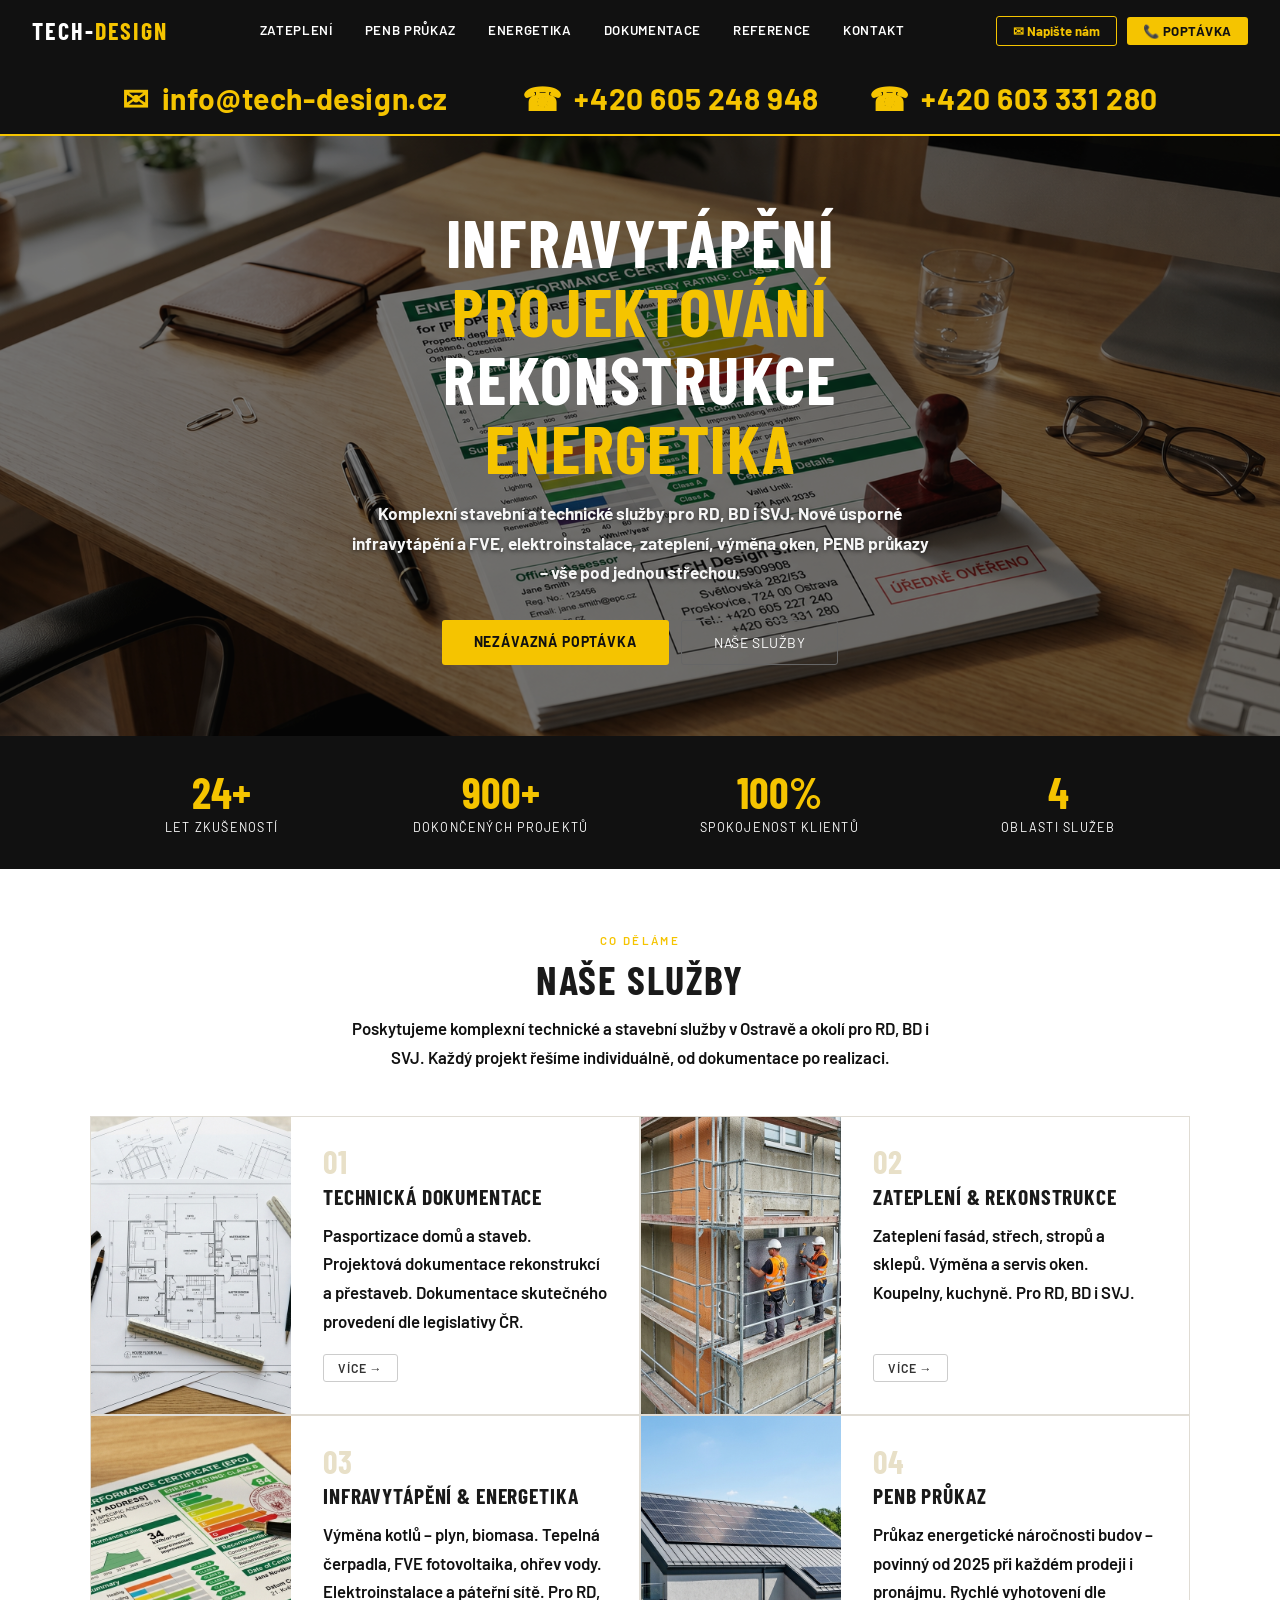
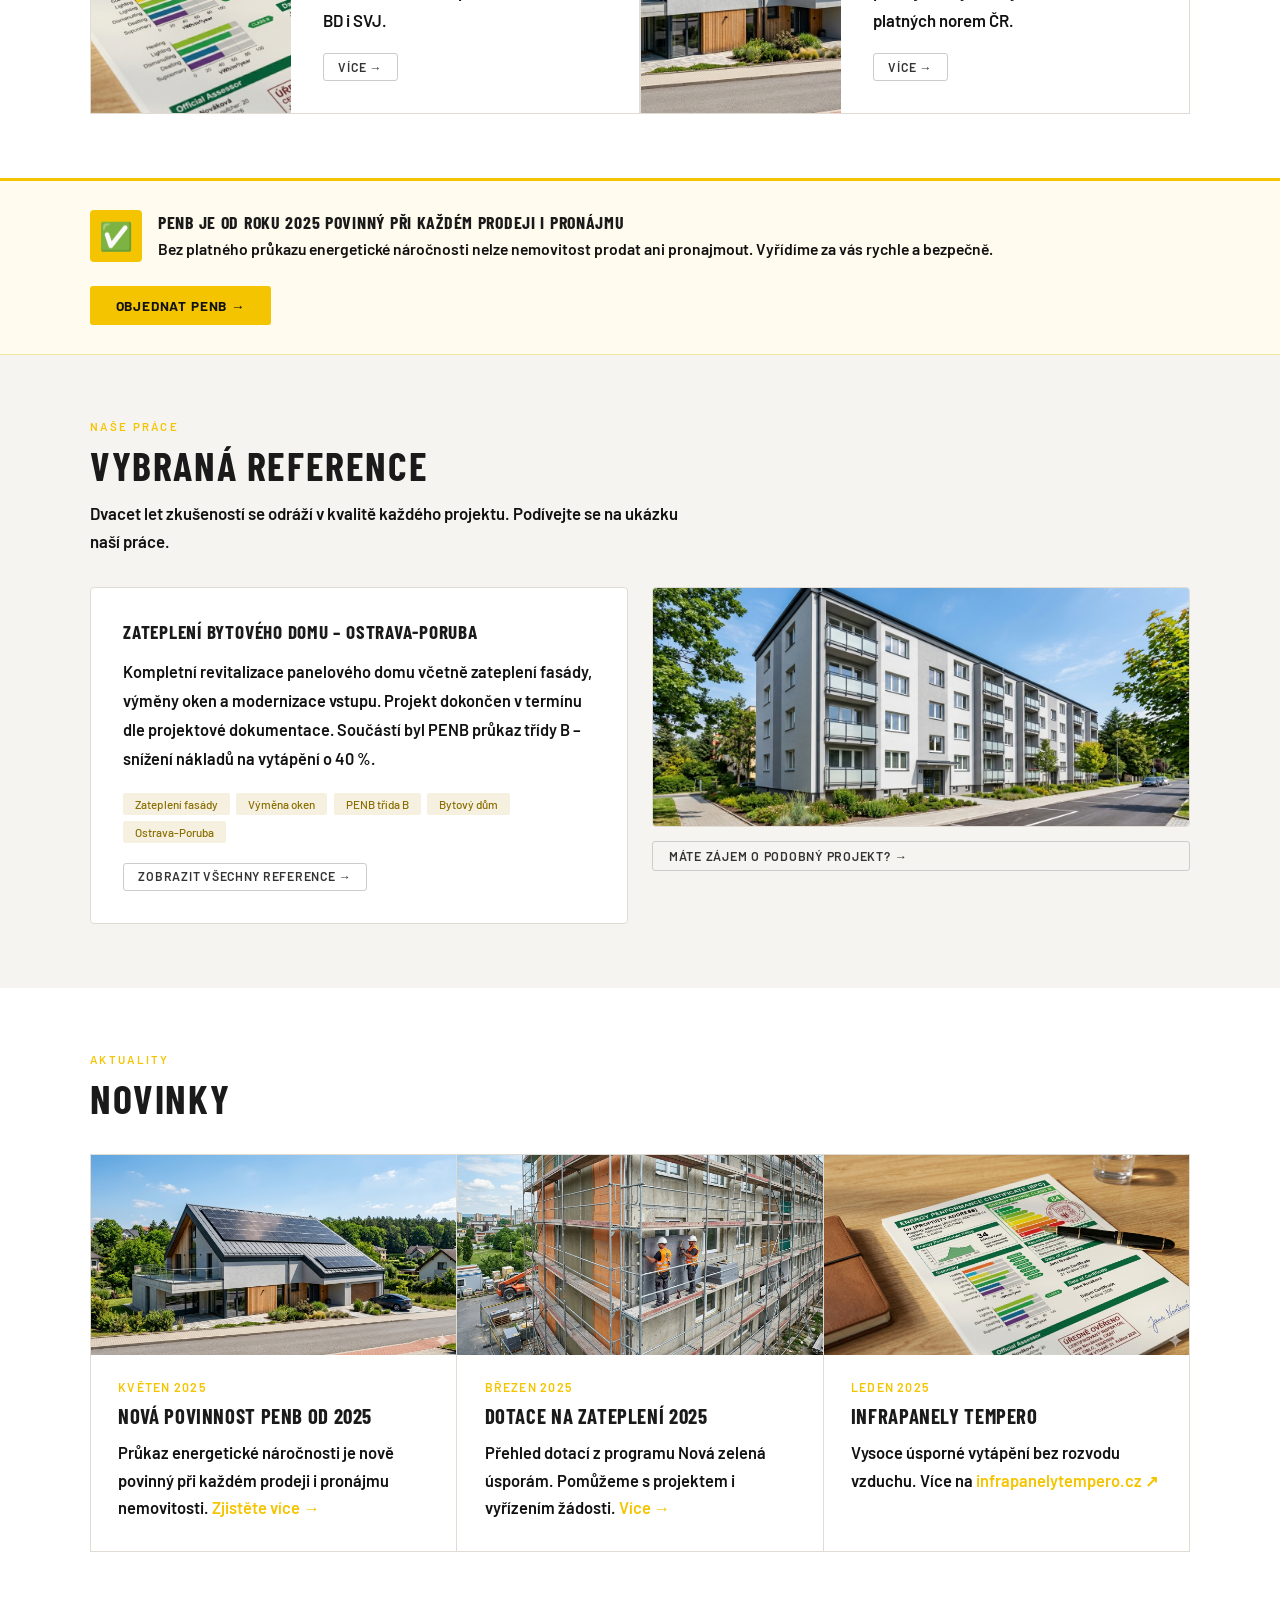
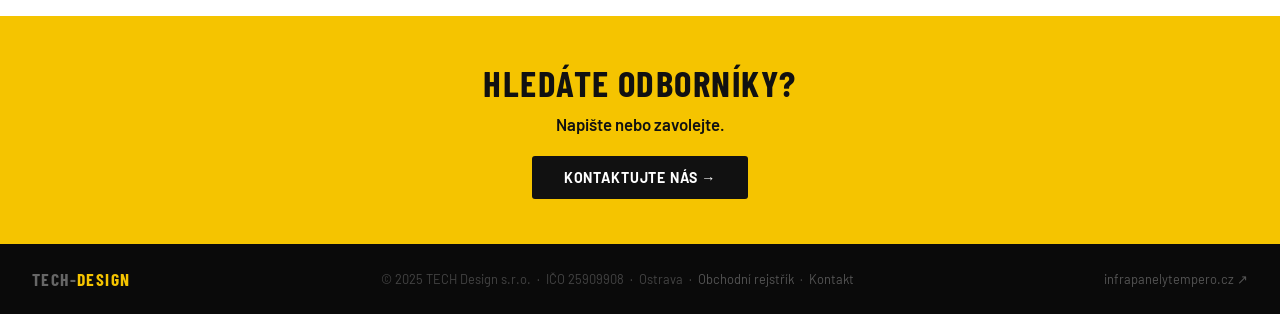
<file: index.html>
﻿<!DOCTYPE html>
<html lang="cs">
<head>
<meta charset="UTF-8">
<meta name="viewport" content="width=device-width, initial-scale=1.0">
<title>Zateplení Ostrava | PENB průkaz | Technická dokumentace | TECH Design s.r.o.</title>
<meta name="description" content="TECH Design s.r.o. – zateplení fasád, PENB průkazy, pasportizace budov a energetika v Ostravě od roku 2002. Více než 500 úspěšných projektů. Nezávazná poptávka zdarma.">
<meta name="keywords" content="zateplení Ostrava, PENB průkaz Ostrava, pasportizace budov, rekonstrukce Ostrava, tepelná čerpadla Ostrava, technická dokumentace stavby, infrapanely TEMPERO">
<meta name="robots" content="index, follow">
<meta property="og:title" content="TECH Design s.r.o. – Zateplení, PENB a energetika Ostrava">
<meta property="og:description" content="Kompletní technická dokumentace, zateplení, PENB průkazy a energetika. Ostrava, od roku 2002.">
<meta property="og:type" content="website">
<meta property="og:url" content="https://tech-design-sro.vercel.app/">
<meta property="og:image" content="https://tech-design-sro.vercel.app/images/hero1.png">
<link rel="canonical" href="https://tech-design-sro.vercel.app/">
<link rel="stylesheet" href="/css/style.css">
<script type="application/ld+json">
{
  "@context": "https://schema.org",
  "@type": "LocalBusiness",
  "name": "TECH Design s.r.o.",
  "description": "Zateplení, rekonstrukce, pasportizace a PENB průkazy v Ostravě od roku 2002",
  "address": {"@type": "PostalAddress", "addressLocality": "Ostrava", "addressRegion": "Moravskoslezský kraj", "addressCountry": "CZ"},
  "url": "https://tech-design-sro.vercel.app",
  "foundingDate": "2002",
  "email": "info@tech-design.cz",
  "areaServed": "Ostrava a okolí",
  "priceRange": "$$"
}
</script>
</head>
<body>

<nav>
  <a href="/" class="logo">TECH-<span>Design</span></a>
  <ul class="nav-menu">
    <li><a href="/zatepleni/">Zateplení</a></li>
    <li><a href="/penb/">PENB průkaz</a></li>
    <li><a href="/energetika/">Energetika</a></li>
    <li><a href="/dokumentace/">Dokumentace</a></li>
    <li><a href="/reference/">Reference</a></li>
    <li><a href="/kontakt/">Kontakt</a></li>
  </ul>
  <div class="nav-r">
    <a href="mailto:info@tech-design.cz" class="nb-e">✉ Napište nám</a>
    <a href="/kontakt/" class="nb-c">📞 Poptávka</a>
  </div>
  <button class="hamburger" id="ham" aria-label="Otevřít menu" onclick="toggleMenu()">
    <span></span><span></span><span></span>
  </button>
</nav>
<div class="mobile-menu" id="mob">
  <a href="/zatepleni/">Zateplení</a>
  <a href="/penb/">PENB průkaz</a>
  <a href="/energetika/">Energetika</a>
  <a href="/dokumentace/">Dokumentace</a>
  <a href="/reference/">Reference</a>
  <a href="/kontakt/">Kontakt</a>
  <div class="mob-btns">
    <a href="mailto:info@tech-design.cz" class="mob-e">✉ E-mail</a>
    <a href="/kontakt/" class="mob-c">Poptávka</a>
  </div>
</div>

<div class="contact-bar">
  <div class="contact-bar-inner">
    <a href="mailto:info@tech-design.cz" class="cb-item">
      <span class="cb-icon">✉</span>
      <span>info@tech-design.cz</span>
    </a>
    <a href="tel:+420605248948" class="cb-item" style="margin-left:1.5rem">
      <span class="cb-icon">☎</span>
      <span>+420 605 248 948</span>
    </a>
    <a href="tel:+420603331280" class="cb-item">
      <span class="cb-icon">☎</span>
      <span>+420 603 331 280</span>
    </a>
  </div>
</div>

<section class="hero" aria-label="Úvod">
  <img src="/images/hero1.png" alt="Zateplení a rekonstrukce Ostrava – TECH Design s.r.o." class="hero-bg">
  <div class="hero-ov"></div>
  <div class="hero-content">
<h1>infravytápění<br><em>Projektování</em><br>rekonstrukce<br><em>energetika</em></h1>
    <p>Komplexní stavební a technické služby pro RD, BD i SVJ. Nové úsporné infravytápění a FVE, elektroinstalace, zateplení, výměna oken, PENB průkazy – vše pod jednou střechou.</p>
    <div class="hero-btns">
      <a href="/kontakt/" class="btn-gold">Nezávazná poptávka</a>
      <a href="/zatepleni/" class="btn-ghost">Naše služby</a>
    </div>
  </div>
</section>

<div class="stats-bar">
  <div class="stats-inner">
    <div class="stat-item">
      <div class="stat-num">24+</div>
      <div class="stat-label">let zkušeností</div>
    </div>
    <div class="stat-item">
      <div class="stat-num">900+</div>
      <div class="stat-label">dokončených projektů</div>
    </div>
    <div class="stat-item">
      <div class="stat-num">100%</div>
      <div class="stat-label">spokojenost klientů</div>
    </div>
    <div class="stat-item">
      <div class="stat-num">4</div>
      <div class="stat-label">oblasti služeb</div>
    </div>
  </div>
</div>

<section class="srv-section" id="sluzby" aria-labelledby="sluzby-title">
  <div class="sh">
    <div class="st">Co děláme</div>
    <h2 id="sluzby-title">Naše služby</h2>
    <p>Poskytujeme komplexní technické a stavební služby v Ostravě a okolí pro RD, BD i SVJ. Každý projekt řešíme individuálně, od dokumentace po realizaci.</p>
  </div>
  <div class="srv-grid">
    <a href="/dokumentace/" class="srv-card">
      <div class="srv-img">
        <img src="/images/dokumentace.png" alt="Technická dokumentace a pasportizace budov Ostrava" loading="lazy">
      </div>
      <div class="srv-body">
        <div class="srv-num">01</div>
        <h3>Technická dokumentace</h3>
        <p>Pasportizace domů a staveb. Projektová dokumentace rekonstrukcí a přestaveb. Dokumentace skutečného provedení dle legislativy ČR.</p>
        <span class="btn-more">Více →</span>
      </div>
    </a>
    <a href="/zatepleni/" class="srv-card">
      <div class="srv-img">
        <img src="/images/zatepleni.png" alt="Zateplení fasád a rekonstrukce Ostrava" loading="lazy">
      </div>
      <div class="srv-body">
        <div class="srv-num">02</div>
        <h3>Zateplení & rekonstrukce</h3>
        <p>Zateplení fasád, střech, stropů a sklepů. Výměna a servis oken. Koupelny, kuchyně. Pro RD, BD i SVJ.</p>
        <span class="btn-more">Více →</span>
      </div>
    </a>
    <a href="/energetika/" class="srv-card">
      <div class="srv-img">
        <img src="/images/energetika.png" alt="Energetika – tepelná čerpadla, FVE, infrapanely TEMPERO Ostrava" loading="lazy">
      </div>
      <div class="srv-body">
        <div class="srv-num">03</div>
        <h3>Infravytápění & energetika</h3>
        <p>Výměna kotlů – plyn, biomasa. Tepelná čerpadla, FVE fotovoltaika, ohřev vody. Elektroinstalace a páteřní sítě. Pro RD, BD i SVJ.</p>
        <span class="btn-more">Více →</span>
      </div>
    </a>
    <a href="/penb/" class="srv-card">
      <div class="srv-img">
        <img src="/images/penb.png" alt="PENB průkaz energetické náročnosti budov Ostrava" loading="lazy">
      </div>
      <div class="srv-body">
        <div class="srv-num">04</div>
        <h3>PENB průkaz</h3>
        <p>Průkaz energetické náročnosti budov – povinný od 2025 při každém prodeji i pronájmu. Rychlé vyhotovení dle platných norem ČR.</p>
        <span class="btn-more">Více →</span>
      </div>
    </a>
  </div>
</section>

<div class="penb-strip" role="complementary">
  <div class="penb-inner">
    <div class="penb-left">
      <div class="penb-icon">✅</div>
      <div>
        <h3>PENB je od roku 2025 povinný při každém prodeji i pronájmu</h3>
        <p>Bez platného průkazu energetické náročnosti nelze nemovitost prodat ani pronajmout. Vyřídíme za vás rychle a bezpečně.</p>
      </div>
    </div>
    <a href="/penb/" class="penb-btn">Objednat PENB →</a>
  </div>
</div>

<section class="ref-section" id="reference" aria-labelledby="ref-title">
  <div class="ref-inner">
    <div class="sh2">
      <div class="st">Naše práce</div>
      <h2 id="ref-title">Vybraná reference</h2>
      <p>Dvacet let zkušeností se odráží v kvalitě každého projektu. Podívejte se na ukázku naší práce.</p>
    </div>
    <div class="ref-layout">
      <div class="ref-text-card">
        <h3>Zateplení bytového domu – Ostrava-Poruba</h3>
        <p>Kompletní revitalizace panelového domu včetně zateplení fasády, výměny oken a modernizace vstupu. Projekt dokončen v termínu dle projektové dokumentace. Součástí byl PENB průkaz třídy B – snížení nákladů na vytápění o 40 %.</p>
        <div class="ref-tags">
          <span class="ref-tag">Zateplení fasády</span>
          <span class="ref-tag">Výměna oken</span>
          <span class="ref-tag">PENB třída B</span>
          <span class="ref-tag">Bytový dům</span>
          <span class="ref-tag">Ostrava-Poruba</span>
        </div>
        <br>
        <a href="/reference/" class="btn-more">Zobrazit všechny reference →</a>
      </div>
      <div class="ref-right">
        <div class="ref-photo-box">
          <img src="/images/reference.png" alt="Zateplení bytového domu Ostrava-Poruba – reference TECH Design" loading="lazy">
        </div>
        <a href="/kontakt/" class="btn-ref">Máte zájem o podobný projekt? →</a>
      </div>
    </div>
  </div>
</section>

<section class="news-section" id="novinky" aria-labelledby="news-title">
  <div class="news-inner">
    <div class="sh2">
      <div class="st">Aktuality</div>
      <h2 id="news-title">Novinky</h2>
    </div>
    <div class="news-grid">
      <article class="n-card">
        <div class="n-card-img">
          <img src="/images/penb.png" alt="PENB průkaz 2025 – nová povinnost" loading="lazy">
        </div>
        <div class="n-body">
          <div class="n-date">Květen 2025</div>
          <h4>Nová povinnost PENB od 2025</h4>
          <p>Průkaz energetické náročnosti je nově povinný při každém prodeji i pronájmu nemovitosti. <a href="/penb/" style="color:var(--gold);text-decoration:none">Zjistěte více →</a></p>
        </div>
      </article>
      <article class="n-card">
        <div class="n-card-img">
          <img src="/images/zatepleni.png" alt="Dotace na zateplení 2025 – Nová zelená úsporám" loading="lazy">
        </div>
        <div class="n-body">
          <div class="n-date">Březen 2025</div>
          <h4>Dotace na zateplení 2025</h4>
          <p>Přehled dotací z programu Nová zelená úsporám. Pomůžeme s projektem i vyřízením žádosti. <a href="/zatepleni/" style="color:var(--gold);text-decoration:none">Více →</a></p>
        </div>
      </article>
      <article class="n-card">
        <div class="n-card-img">
          <img src="/images/energetika.png" alt="Infrapanely TEMPERO – úsporné vytápění" loading="lazy">
        </div>
        <div class="n-body">
          <div class="n-date">Leden 2025</div>
          <h4>Infrapanely TEMPERO</h4>
          <p>Vysoce úsporné vytápění bez rozvodu vzduchu. Více na <a href="https://www.infrapanelytempero.cz" target="_blank" rel="noopener" style="color:var(--gold);text-decoration:none">infrapanelytempero.cz ↗</a></p>
        </div>
      </article>
    </div>
  </div>
</section>

<div class="cta-banner">
  <h2>Hledáte odborníky?</h2>
  <p>Napište nebo zavolejte.</p>
  <a href="/kontakt/" class="btn-black">Kontaktujte nás →</a>
</div>

<footer>
  <div class="fl-logo">TECH-<span>Design</span></div>
  <div class="fl">
    © 2025 TECH Design s.r.o. &nbsp;·&nbsp; IČO 25909908 &nbsp;·&nbsp; Ostrava &nbsp;·&nbsp;
    <a href="https://or.justice.cz" target="_blank" rel="noopener">Obchodní rejstřík</a>
    &nbsp;·&nbsp; <a href="/kontakt/">Kontakt</a>
  </div>
  <div class="fl"><a href="https://www.infrapanelytempero.cz" target="_blank" rel="noopener">infrapanelytempero.cz ↗</a></div>
</footer>

<script src="/js/main.js"></script>
</body>
</html>
</file>
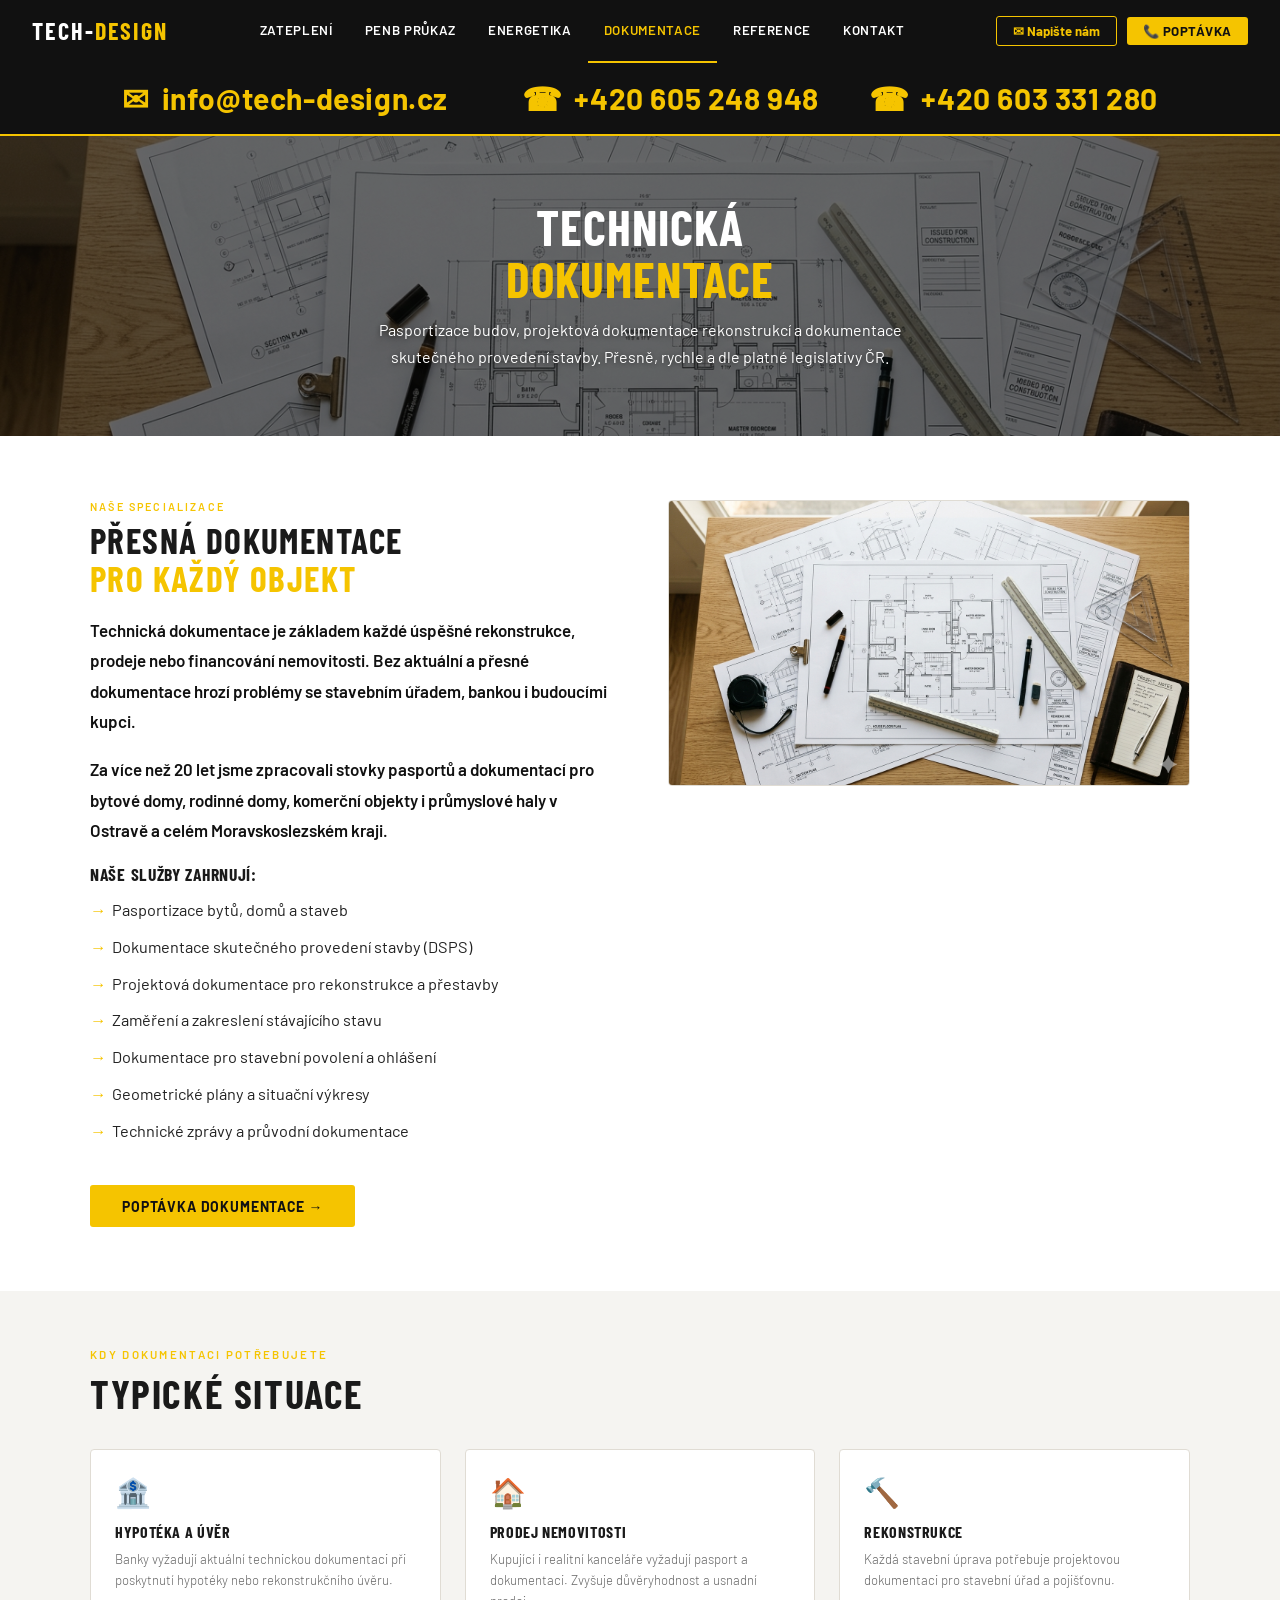
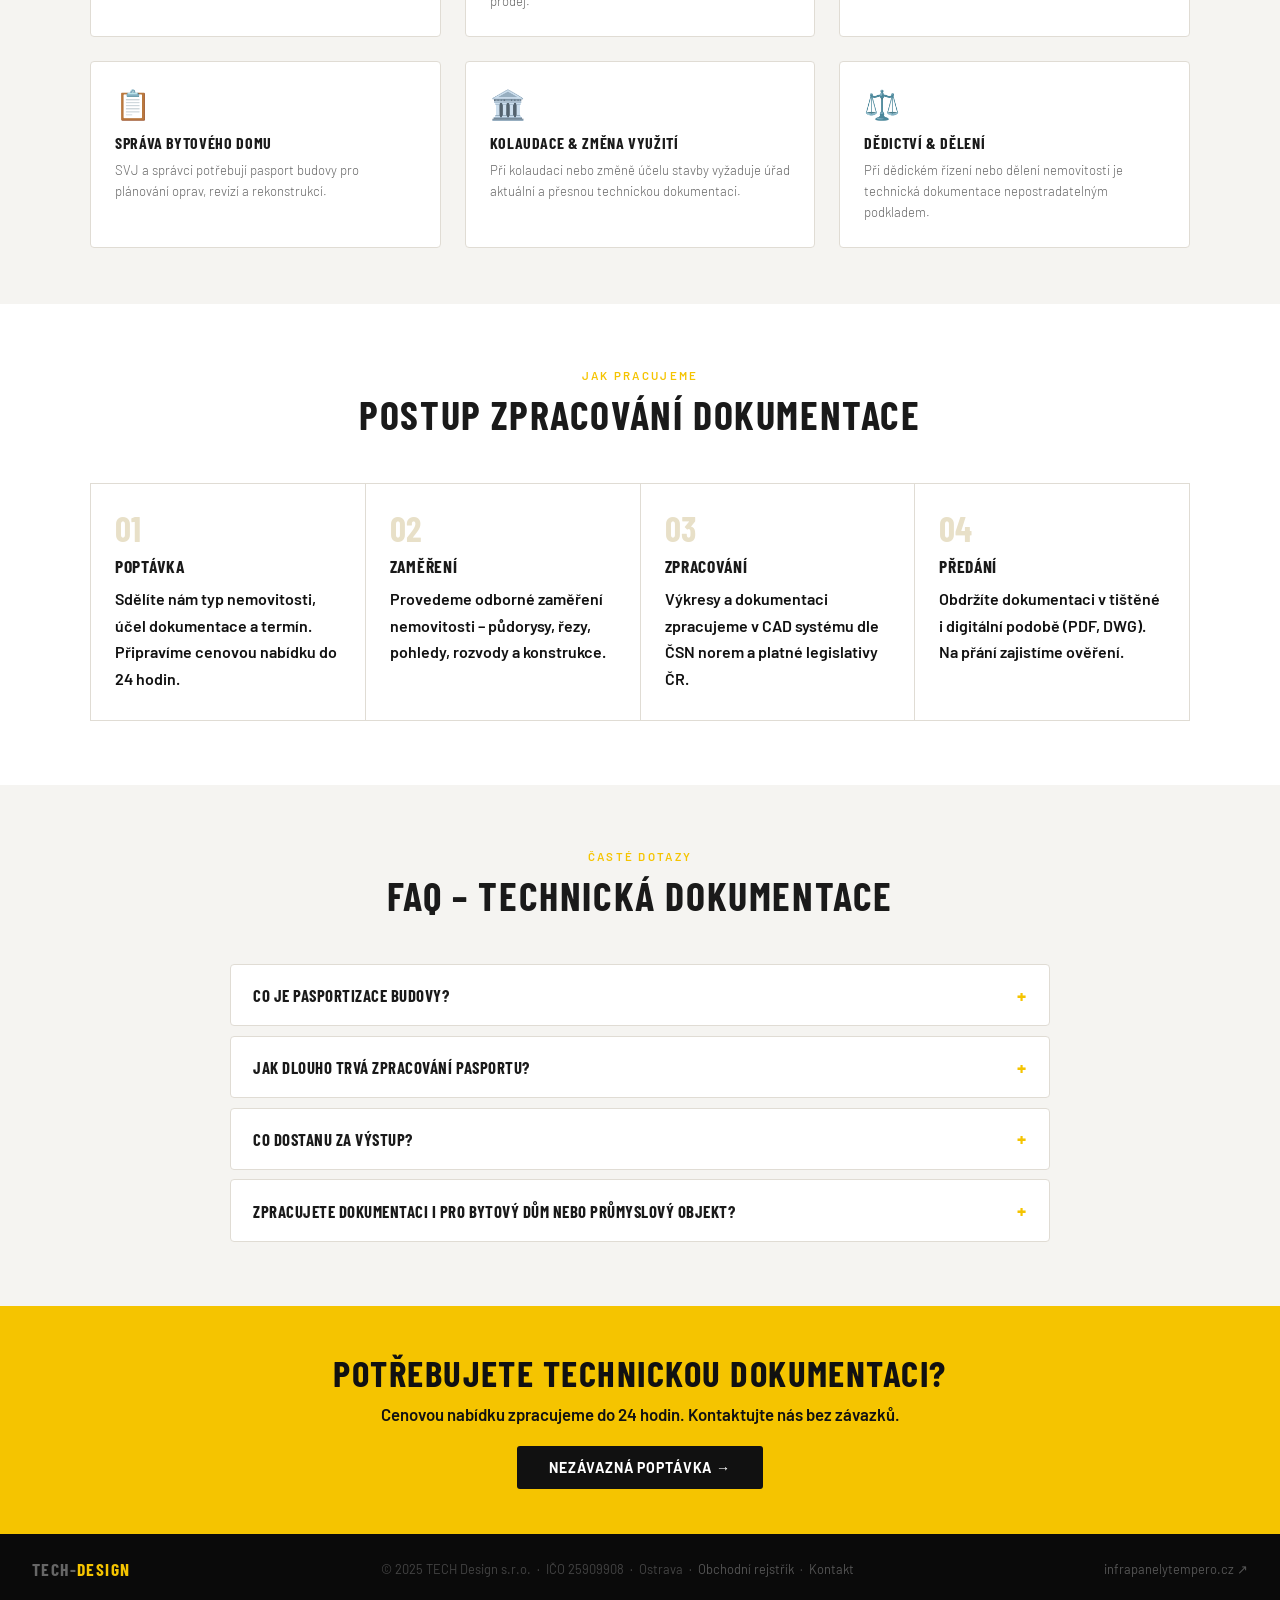
<file: dokumentace/index.html>
﻿<!DOCTYPE html>
<html lang="cs">
<head>
<meta charset="UTF-8">
<meta name="viewport" content="width=device-width, initial-scale=1.0">
<title>Technická dokumentace & pasportizace budov Ostrava | TECH Design s.r.o.</title>
<meta name="description" content="Technická dokumentace staveb, pasportizace budov a projektová dokumentace rekonstrukcí v Ostravě. Dokumentace skutečného provedení stavby, zakreslení příček a rozvodů. Rychlé vyhotovení.">
<meta name="keywords" content="pasportizace budov Ostrava, technická dokumentace stavby, projektová dokumentace rekonstrukce, dokumentace skutečného provedení stavby, zakreslení stavby, bytový pasport Ostrava, stavební dokumentace">
<meta name="robots" content="index, follow">
<meta property="og:title" content="Technická dokumentace & pasportizace budov – TECH Design Ostrava">
<meta property="og:description" content="Pasportizace budov, projektová dokumentace a technická dokumentace staveb v Ostravě. Rychle a spolehlivě.">
<meta property="og:type" content="website">
<meta property="og:url" content="https://tech-design-sro.vercel.app/dokumentace/">
<link rel="canonical" href="https://tech-design-sro.vercel.app/dokumentace/">
<link rel="stylesheet" href="/css/style.css">
<script type="application/ld+json">
{
  "@context": "https://schema.org",
  "@type": "Service",
  "name": "Technická dokumentace a pasportizace budov",
  "provider": {"@type": "LocalBusiness", "name": "TECH Design s.r.o.", "address": {"@type": "PostalAddress", "addressLocality": "Ostrava", "addressCountry": "CZ"}},
  "areaServed": "Ostrava a Moravskoslezský kraj",
  "description": "Pasportizace budov, projektová dokumentace a technická dokumentace staveb v Ostravě.",
  "url": "https://tech-design-sro.vercel.app/dokumentace/"
}
</script>
</head>
<body>

<nav>
  <a href="/" class="logo">TECH-<span>Design</span></a>
  <ul class="nav-menu">
    <li><a href="/zatepleni/">Zateplení</a></li>
    <li><a href="/penb/">PENB průkaz</a></li>
    <li><a href="/energetika/">Energetika</a></li>
    <li><a href="/dokumentace/" class="act">Dokumentace</a></li>
    <li><a href="/reference/">Reference</a></li>
    <li><a href="/kontakt/">Kontakt</a></li>
  </ul>
  <div class="nav-r">
    <a href="mailto:info@tech-design.cz" class="nb-e">✉ Napište nám</a>
    <a href="/kontakt/" class="nb-c">📞 Poptávka</a>
  </div>
  <button class="hamburger" id="ham" aria-label="Otevřít menu" onclick="toggleMenu()">
    <span></span><span></span><span></span>
  </button>
</nav>
<div class="mobile-menu" id="mob">
  <a href="/zatepleni/">Zateplení</a>
  <a href="/penb/">PENB průkaz</a>
  <a href="/energetika/">Energetika</a>
  <a href="/dokumentace/">Dokumentace</a>
  <a href="/reference/">Reference</a>
  <a href="/kontakt/">Kontakt</a>
  <div class="mob-btns">
    <a href="mailto:info@tech-design.cz" class="mob-e">✉ E-mail</a>
    <a href="/kontakt/" class="mob-c">Poptávka</a>
  </div>
</div>

<div class="contact-bar">
  <div class="contact-bar-inner">
    <a href="mailto:info@tech-design.cz" class="cb-item">
      <span class="cb-icon">✉</span>
      <span>info@tech-design.cz</span>
    </a>
    <a href="tel:+420605248948" class="cb-item" style="margin-left:1.5rem">
      <span class="cb-icon">☎</span>
      <span>+420 605 248 948</span>
    </a>
    <a href="tel:+420603331280" class="cb-item">
      <span class="cb-icon">☎</span>
      <span>+420 603 331 280</span>
    </a>
  </div>
</div>

<section class="page-header">
  <img src="/images/dokumentace.png" alt="Technická dokumentace a pasportizace budov Ostrava" class="hero-bg">
  <div class="hero-ov"></div>
  <div class="page-header-content">
    <h1>Technická<br><em>dokumentace</em></h1>
    <p>Pasportizace budov, projektová dokumentace rekonstrukcí a dokumentace skutečného provedení stavby. Přesně, rychle a dle platné legislativy ČR.</p>
  </div>
</section>

<section class="content-section">
  <div class="content-inner">
    <div class="content-grid">
      <div class="content-text">
        <div class="st" style="font-size:0.68rem;letter-spacing:0.2em;color:var(--gold);text-transform:uppercase;font-weight:600;margin-bottom:0.5rem">Naše specializace</div>
        <h2>Přesná dokumentace<br><em>pro každý objekt</em></h2>
        <p>Technická dokumentace je základem každé úspěšné rekonstrukce, prodeje nebo financování nemovitosti. Bez aktuální a přesné dokumentace hrozí problémy se stavebním úřadem, bankou i budoucími kupci.</p>
        <p>Za více než 20 let jsme zpracovali stovky pasportů a dokumentací pro bytové domy, rodinné domy, komerční objekty i průmyslové haly v Ostravě a celém Moravskoslezském kraji.</p>
        <h3 style="font-family:'Barlow Condensed',sans-serif;font-size:1.1rem;text-transform:uppercase;letter-spacing:0.04em;margin-bottom:0.7rem;margin-top:1rem">Naše služby zahrnují:</h3>
        <ul>
          <li>Pasportizace bytů, domů a staveb</li>
          <li>Dokumentace skutečného provedení stavby (DSPS)</li>
          <li>Projektová dokumentace pro rekonstrukce a přestavby</li>
          <li>Zaměření a zakreslení stávajícího stavu</li>
          <li>Dokumentace pro stavební povolení a ohlášení</li>
          <li>Geometrické plány a situační výkresy</li>
          <li>Technické zprávy a průvodní dokumentace</li>
        </ul>
        <br>
        <a href="/kontakt/" class="btn-gold">Poptávka dokumentace →</a>
      </div>
      <div class="content-img">
        <img src="/images/dokumentace.png" alt="Pasportizace budov – technická dokumentace Ostrava" loading="lazy">
      </div>
    </div>
  </div>
</section>

<section style="background:var(--off);padding:3.5rem 2rem">
  <div style="max-width:1100px;margin:0 auto">
    <div class="sh2">
      <div class="st">Kdy dokumentaci potřebujete</div>
      <h2>Typické situace</h2>
    </div>
    <div style="display:grid;grid-template-columns:repeat(3,1fr);gap:1.5rem;margin-top:1.5rem">
      <div style="background:var(--white);border-radius:4px;padding:1.5rem;border:1px solid #e0dcd4">
        <div style="font-size:1.8rem;margin-bottom:0.7rem">🏦</div>
        <h3 style="font-family:'Barlow Condensed',sans-serif;font-size:1rem;font-weight:700;text-transform:uppercase;letter-spacing:0.04em;margin-bottom:0.5rem">Hypotéka a úvěr</h3>
        <p style="font-size:0.82rem;color:#666;line-height:1.6;font-weight:300">Banky vyžadují aktuální technickou dokumentaci při poskytnutí hypotéky nebo rekonstrukčního úvěru.</p>
      </div>
      <div style="background:var(--white);border-radius:4px;padding:1.5rem;border:1px solid #e0dcd4">
        <div style="font-size:1.8rem;margin-bottom:0.7rem">🏠</div>
        <h3 style="font-family:'Barlow Condensed',sans-serif;font-size:1rem;font-weight:700;text-transform:uppercase;letter-spacing:0.04em;margin-bottom:0.5rem">Prodej nemovitosti</h3>
        <p style="font-size:0.82rem;color:#666;line-height:1.6;font-weight:300">Kupující i realitní kanceláře vyžadují pasport a dokumentaci. Zvyšuje důvěryhodnost a usnadní prodej.</p>
      </div>
      <div style="background:var(--white);border-radius:4px;padding:1.5rem;border:1px solid #e0dcd4">
        <div style="font-size:1.8rem;margin-bottom:0.7rem">🔨</div>
        <h3 style="font-family:'Barlow Condensed',sans-serif;font-size:1rem;font-weight:700;text-transform:uppercase;letter-spacing:0.04em;margin-bottom:0.5rem">Rekonstrukce</h3>
        <p style="font-size:0.82rem;color:#666;line-height:1.6;font-weight:300">Každá stavební úprava potřebuje projektovou dokumentaci pro stavební úřad a pojišťovnu.</p>
      </div>
      <div style="background:var(--white);border-radius:4px;padding:1.5rem;border:1px solid #e0dcd4">
        <div style="font-size:1.8rem;margin-bottom:0.7rem">📋</div>
        <h3 style="font-family:'Barlow Condensed',sans-serif;font-size:1rem;font-weight:700;text-transform:uppercase;letter-spacing:0.04em;margin-bottom:0.5rem">Správa bytového domu</h3>
        <p style="font-size:0.82rem;color:#666;line-height:1.6;font-weight:300">SVJ a správci potřebují pasport budovy pro plánování oprav, revizí a rekonstrukcí.</p>
      </div>
      <div style="background:var(--white);border-radius:4px;padding:1.5rem;border:1px solid #e0dcd4">
        <div style="font-size:1.8rem;margin-bottom:0.7rem">🏛️</div>
        <h3 style="font-family:'Barlow Condensed',sans-serif;font-size:1rem;font-weight:700;text-transform:uppercase;letter-spacing:0.04em;margin-bottom:0.5rem">Kolaudace & změna využití</h3>
        <p style="font-size:0.82rem;color:#666;line-height:1.6;font-weight:300">Při kolaudaci nebo změně účelu stavby vyžaduje úřad aktuální a přesnou technickou dokumentaci.</p>
      </div>
      <div style="background:var(--white);border-radius:4px;padding:1.5rem;border:1px solid #e0dcd4">
        <div style="font-size:1.8rem;margin-bottom:0.7rem">⚖️</div>
        <h3 style="font-family:'Barlow Condensed',sans-serif;font-size:1rem;font-weight:700;text-transform:uppercase;letter-spacing:0.04em;margin-bottom:0.5rem">Dědictví & dělení</h3>
        <p style="font-size:0.82rem;color:#666;line-height:1.6;font-weight:300">Při dědickém řízení nebo dělení nemovitosti je technická dokumentace nepostradatelným podkladem.</p>
      </div>
    </div>
  </div>
</section>

<section class="process-section">
  <div class="process-inner">
    <div class="sh">
      <div class="st">Jak pracujeme</div>
      <h2>Postup zpracování dokumentace</h2>
    </div>
    <div class="steps">
      <div class="step">
        <div class="step-num">01</div>
        <h3>Poptávka</h3>
        <p>Sdělíte nám typ nemovitosti, účel dokumentace a termín. Připravíme cenovou nabídku do 24 hodin.</p>
      </div>
      <div class="step">
        <div class="step-num">02</div>
        <h3>Zaměření</h3>
        <p>Provedeme odborné zaměření nemovitosti – půdorysy, řezy, pohledy, rozvody a konstrukce.</p>
      </div>
      <div class="step">
        <div class="step-num">03</div>
        <h3>Zpracování</h3>
        <p>Výkresy a dokumentaci zpracujeme v CAD systému dle ČSN norem a platné legislativy ČR.</p>
      </div>
      <div class="step">
        <div class="step-num">04</div>
        <h3>Předání</h3>
        <p>Obdržíte dokumentaci v tištěné i digitální podobě (PDF, DWG). Na přání zajistíme ověření.</p>
      </div>
    </div>
  </div>
</section>

<section class="faq-section">
  <div class="faq-inner">
    <div class="sh">
      <div class="st">Časté dotazy</div>
      <h2>FAQ – Technická dokumentace</h2>
    </div>
    <div class="faq-list">
      <div class="faq-item">
        <div class="faq-q">Co je pasportizace budovy?</div>
        <div class="faq-a"><p>Pasportizace je zdokumentování skutečného stavebního stavu nemovitosti – půdorysů, výšek, konstrukcí, rozvodů a materiálů. Výsledkem je tzv. stavební pasport, který odpovídá skutečnému stavu objektu.</p></div>
      </div>
      <div class="faq-item">
        <div class="faq-q">Jak dlouho trvá zpracování pasportu?</div>
        <div class="faq-a"><p>Standardně od 10 pracovních dnů od zaměření. Větší objekty dle rozsahu.</p></div>
      </div>
      <div class="faq-item">
        <div class="faq-q">Co dostanu za výstup?</div>
        <div class="faq-a"><p>Kompletní výkresovou dokumentaci v PDF a DWG formátu, technickou zprávu a průvodní dokumentaci. Vše v souladu s ČSN normami.</p></div>
      </div>
      <div class="faq-item">
        <div class="faq-q">Zpracujete dokumentaci i pro bytový dům nebo průmyslový objekt?</div>
        <div class="faq-a"><p>Ano, zpracováváme dokumentaci pro všechny typy objektů – byty, rodinné domy, bytové domy, komerční a průmyslové objekty po celém Moravskoslezském kraji.</p></div>
      </div>
    </div>
  </div>
</section>

<div class="cta-banner">
  <h2>Potřebujete technickou dokumentaci?</h2>
  <p>Cenovou nabídku zpracujeme do 24 hodin. Kontaktujte nás bez závazků.</p>
  <a href="/kontakt/" class="btn-black">Nezávazná poptávka →</a>
</div>

<footer>
  <div class="fl-logo">TECH-<span>Design</span></div>
  <div class="fl">
    © 2025 TECH Design s.r.o. &nbsp;·&nbsp; IČO 25909908 &nbsp;·&nbsp; Ostrava &nbsp;·&nbsp;
    <a href="https://or.justice.cz" target="_blank" rel="noopener">Obchodní rejstřík</a>
    &nbsp;·&nbsp; <a href="/kontakt/">Kontakt</a>
  </div>
  <div class="fl"><a href="https://www.infrapanelytempero.cz" target="_blank" rel="noopener">infrapanelytempero.cz ↗</a></div>
</footer>

<script src="/js/main.js"></script>
</body>
</html>
</file>
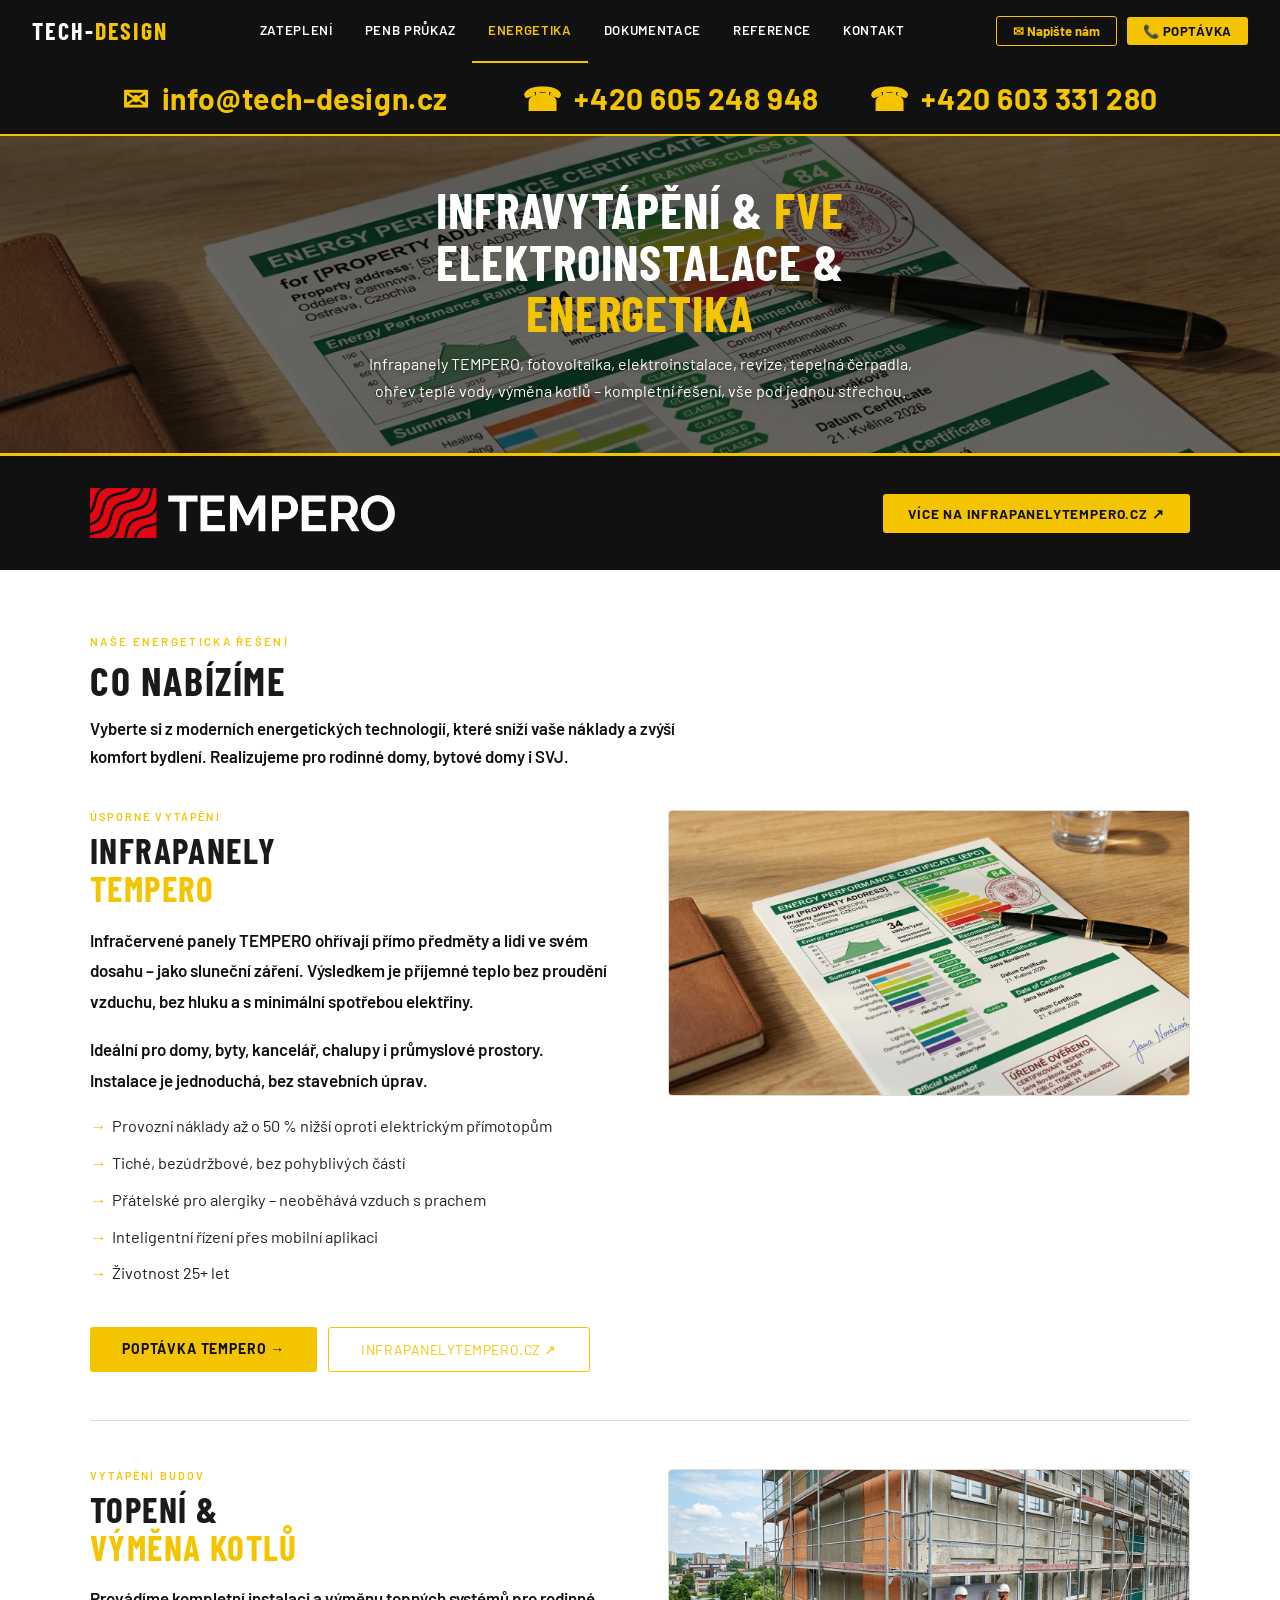
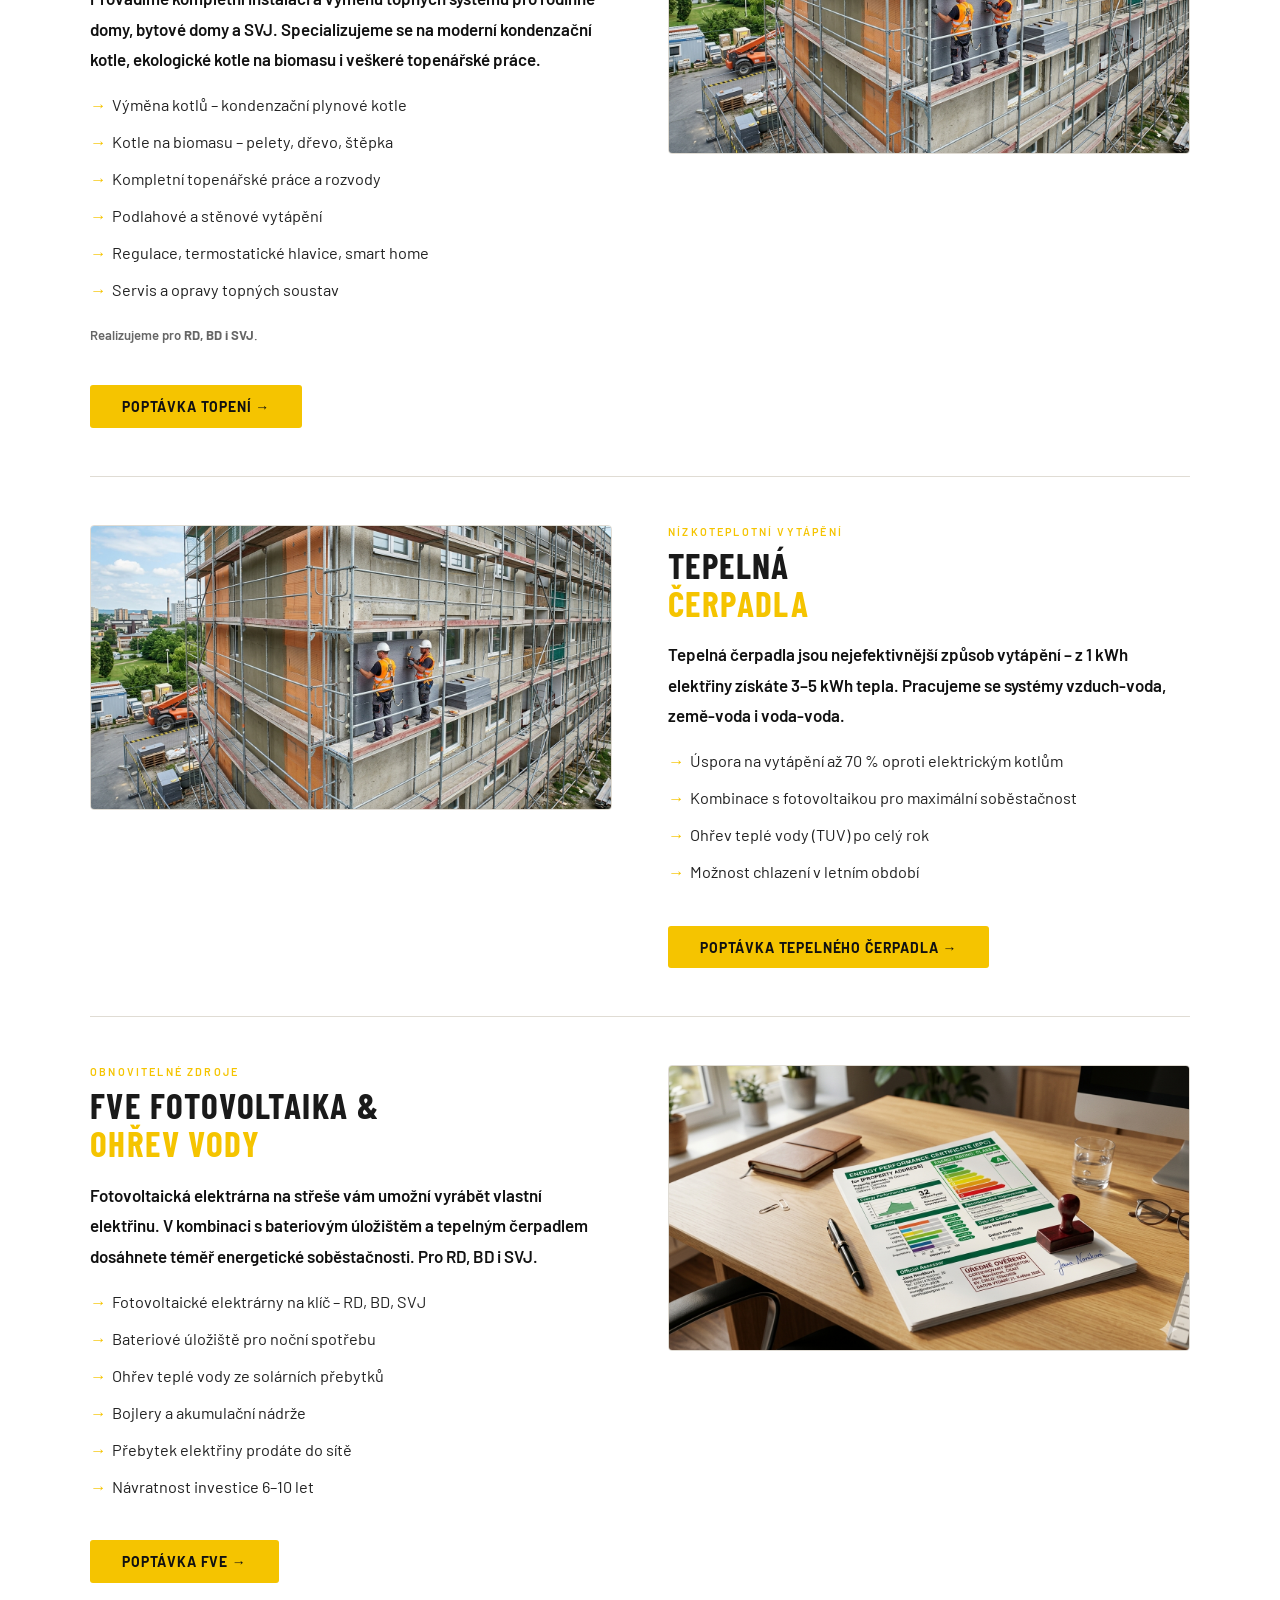
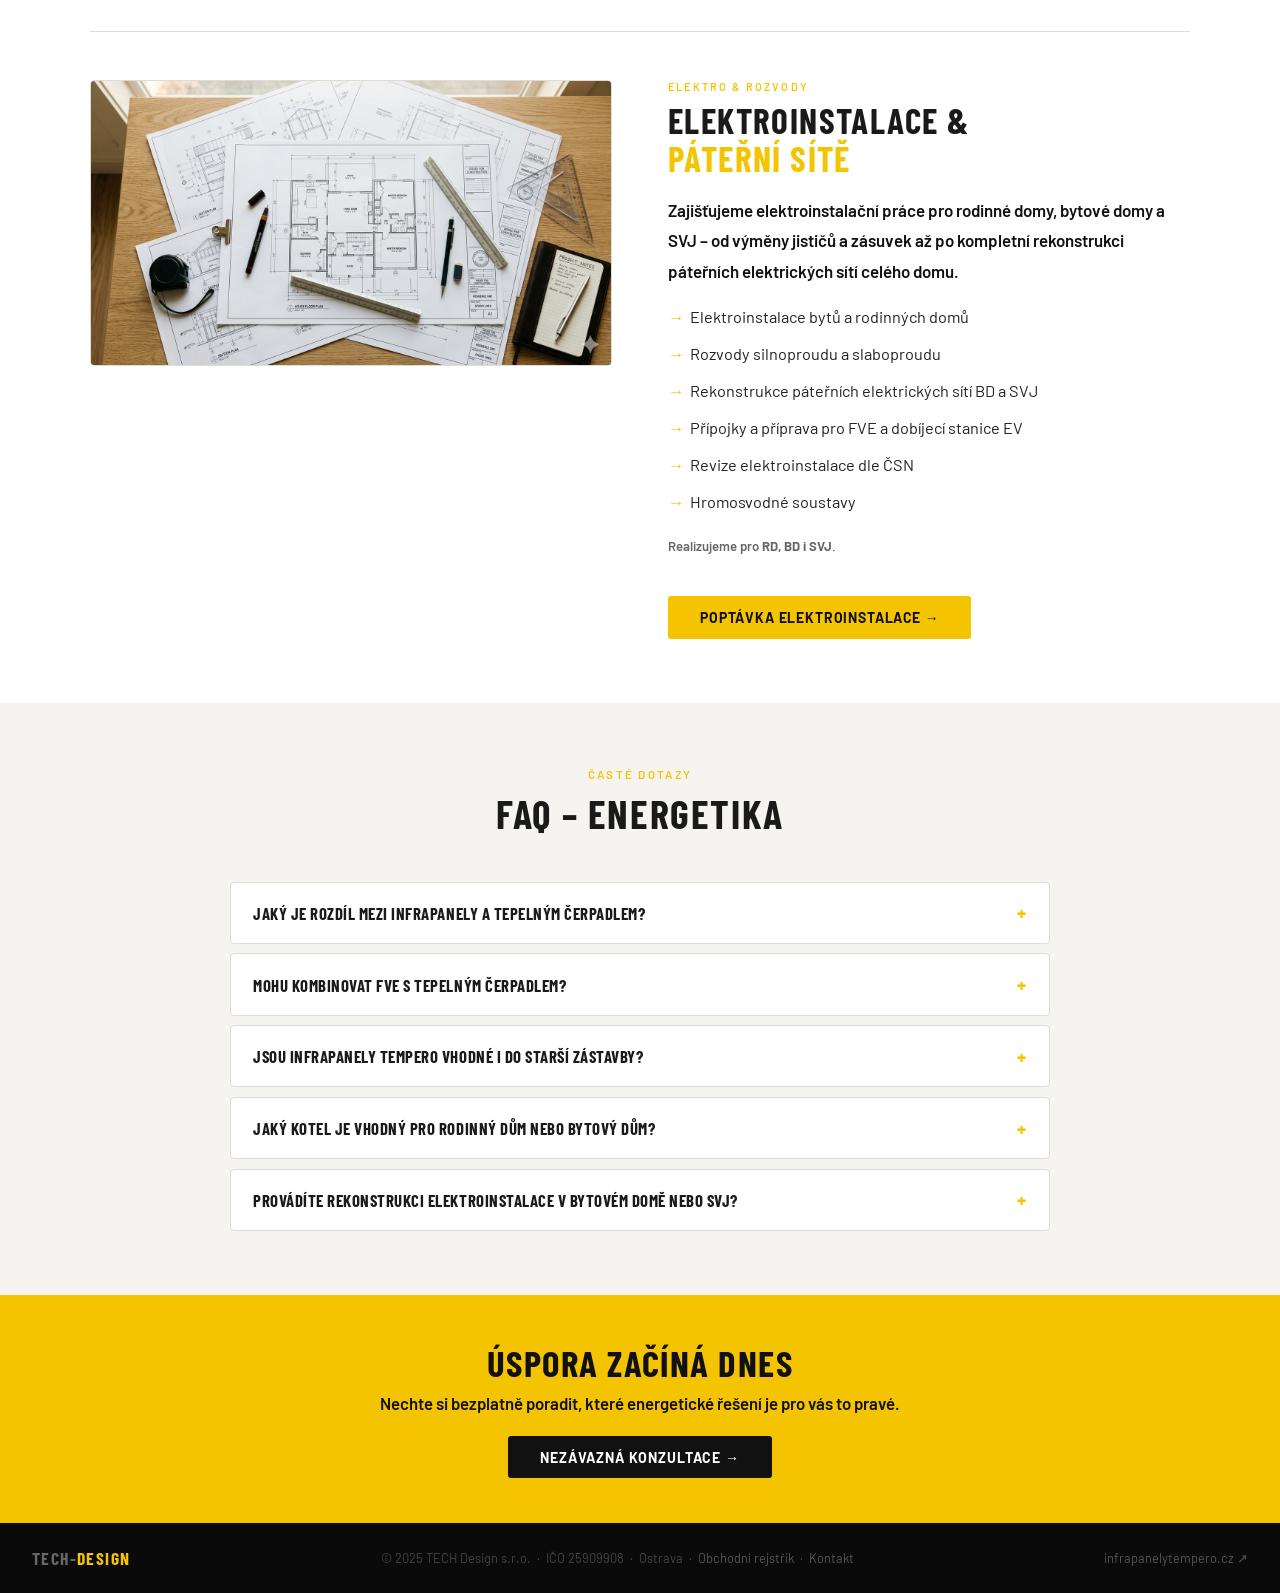
<file: energetika/index.html>
﻿<!DOCTYPE html>
<html lang="cs">
<head>
<meta charset="UTF-8">
<meta name="viewport" content="width=device-width, initial-scale=1.0">
<title>Topení, výměna kotlů, tepelná čerpadla, FVE fotovoltaika & elektroinstalace Ostrava | TECH Design s.r.o.</title>
<meta name="description" content="Topení a výměna kotlů v Ostravě – kondenzační plynové kotle, kotle na biomasu, tepelná čerpadla, FVE fotovoltaika, elektroinstalace a rekonstrukce páteřních sítí. Pro RD, BD i SVJ.">
<meta name="keywords" content="výměna kotlů Ostrava, kondenzační kotle Ostrava, kotle na biomasu Ostrava, tepelná čerpadla Ostrava, FVE fotovoltaika Ostrava, elektroinstalace Ostrava, rekonstrukce páteřních sítí, infrapanely TEMPERO, ohřev vody, topenářské práce Ostrava">
<meta name="robots" content="index, follow">
<meta property="og:title" content="Energetika – tepelná čerpadla, FVE a infrapanely TEMPERO | TECH Design Ostrava">
<meta property="og:description" content="Moderní energetická řešení pro úsporné vytápění – infrapanely TEMPERO, tepelná čerpadla, fotovoltaika. Ostrava a okolí.">
<meta property="og:type" content="website">
<meta property="og:url" content="https://tech-design-sro.vercel.app/energetika/">
<link rel="canonical" href="https://tech-design-sro.vercel.app/energetika/">
<link rel="stylesheet" href="/css/style.css">
<script type="application/ld+json">
{
  "@context": "https://schema.org",
  "@type": "Service",
  "name": "Energetická řešení – tepelná čerpadla, FVE, infrapanely",
  "provider": {"@type": "LocalBusiness", "name": "TECH Design s.r.o.", "address": {"@type": "PostalAddress", "addressLocality": "Ostrava", "addressCountry": "CZ"}},
  "areaServed": "Ostrava a Moravskoslezský kraj",
  "description": "Instalace tepelných čerpadel, fotovoltaických systémů a infrapanelů TEMPERO v Ostravě.",
  "url": "https://tech-design-sro.vercel.app/energetika/"
}
</script>
</head>
<body>

<nav>
  <a href="/" class="logo">TECH-<span>Design</span></a>
  <ul class="nav-menu">
    <li><a href="/zatepleni/">Zateplení</a></li>
    <li><a href="/penb/">PENB průkaz</a></li>
    <li><a href="/energetika/" class="act">Energetika</a></li>
    <li><a href="/dokumentace/">Dokumentace</a></li>
    <li><a href="/reference/">Reference</a></li>
    <li><a href="/kontakt/">Kontakt</a></li>
  </ul>
  <div class="nav-r">
    <a href="mailto:info@tech-design.cz" class="nb-e">✉ Napište nám</a>
    <a href="/kontakt/" class="nb-c">📞 Poptávka</a>
  </div>
  <button class="hamburger" id="ham" aria-label="Otevřít menu" onclick="toggleMenu()">
    <span></span><span></span><span></span>
  </button>
</nav>
<div class="mobile-menu" id="mob">
  <a href="/zatepleni/">Zateplení</a>
  <a href="/penb/">PENB průkaz</a>
  <a href="/energetika/">Energetika</a>
  <a href="/dokumentace/">Dokumentace</a>
  <a href="/reference/">Reference</a>
  <a href="/kontakt/">Kontakt</a>
  <div class="mob-btns">
    <a href="mailto:info@tech-design.cz" class="mob-e">✉ E-mail</a>
    <a href="/kontakt/" class="mob-c">Poptávka</a>
  </div>
</div>

<div class="contact-bar">
  <div class="contact-bar-inner">
    <a href="mailto:info@tech-design.cz" class="cb-item">
      <span class="cb-icon">✉</span>
      <span>info@tech-design.cz</span>
    </a>
    <a href="tel:+420605248948" class="cb-item" style="margin-left:1.5rem">
      <span class="cb-icon">☎</span>
      <span>+420 605 248 948</span>
    </a>
    <a href="tel:+420603331280" class="cb-item">
      <span class="cb-icon">☎</span>
      <span>+420 603 331 280</span>
    </a>
  </div>
</div>

<section class="page-header">
  <img src="/images/energetika.png" alt="Energetická řešení – tepelná čerpadla a infrapanely Ostrava" class="hero-bg">
  <div class="hero-ov"></div>
  <div class="page-header-content">
    <h1>Infravytápění & <em>FVE</em><br>elektroinstalace &<br><em>energetika</em></h1>
    <p>Infrapanely TEMPERO, fotovoltaika, elektroinstalace, revize, tepelná čerpadla, ohřev teplé vody, výměna kotlů – kompletní řešení, vše pod jednou střechou.</p>
  </div>
</section>

<!-- TEMPERO highlight -->
<div style="background:#111;border-top:3px solid var(--gold);padding:2rem 2rem">
  <div style="max-width:1100px;margin:0 auto;display:flex;align-items:center;justify-content:space-between;gap:1.5rem;flex-wrap:wrap">
    <div style="display:flex;align-items:center;gap:1rem">
      <img src="/images/tempero-logo.png" alt="TEMPERO – exkluzivní partner" style="height:50px;width:auto;display:block">
    </div>
    <a href="https://www.infrapanelytempero.cz" target="_blank" rel="noopener" class="penb-btn">Více na infrapanelytempero.cz ↗</a>
  </div>
</div>

<section class="content-section">
  <div class="content-inner">
    <div class="sh2" style="margin-bottom:2.5rem">
      <div class="st">Naše energetická řešení</div>
      <h2>Co nabízíme</h2>
      <p>Vyberte si z moderních energetických technologií, které sníží vaše náklady a zvýší komfort bydlení. Realizujeme pro rodinné domy, bytové domy i SVJ.</p>
    </div>

    <!-- TEMPERO -->
    <div class="content-grid" style="margin-bottom:3rem;padding-bottom:3rem;border-bottom:1px solid #e0dcd4">
      <div class="content-text">
        <div class="st" style="font-size:0.68rem;letter-spacing:0.2em;color:var(--gold);text-transform:uppercase;font-weight:600;margin-bottom:0.5rem">Úsporné vytápění</div>
        <h2>Infrapanely<br><em>TEMPERO</em></h2>
        <p>Infračervené panely TEMPERO ohřívají přímo předměty a lidi ve svém dosahu – jako sluneční záření. Výsledkem je příjemné teplo bez proudění vzduchu, bez hluku a s minimální spotřebou elektřiny.</p>
        <p>Ideální pro domy, byty, kancelář, chalupy i průmyslové prostory. Instalace je jednoduchá, bez stavebních úprav.</p>
        <ul>
          <li>Provozní náklady až o 50 % nižší oproti elektrickým přímotopům</li>
          <li>Tiché, bezúdržbové, bez pohyblivých částí</li>
          <li>Přátelské pro alergiky – neoběhává vzduch s prachem</li>
          <li>Inteligentní řízení přes mobilní aplikaci</li>
          <li>Životnost 25+ let</li>
        </ul>
        <br>
        <div style="display:flex;gap:0.7rem;flex-wrap:wrap">
          <a href="/kontakt/" class="btn-gold">Poptávka TEMPERO →</a>
          <a href="https://www.infrapanelytempero.cz" target="_blank" rel="noopener" class="btn-ghost" style="border-color:#F5C400;color:#F5C400">infrapanelytempero.cz ↗</a>
        </div>
      </div>
      <div class="content-img">
        <img src="/images/energetika.png" alt="Infrapanely TEMPERO – moderní úsporné vytápění" loading="lazy">
      </div>
    </div>

    <!-- Topení – výměna kotlů -->
    <div class="content-grid" style="margin-bottom:3rem;padding-bottom:3rem;border-bottom:1px solid #e0dcd4">
      <div class="content-text">
        <div class="st" style="font-size:0.68rem;letter-spacing:0.2em;color:var(--gold);text-transform:uppercase;font-weight:600;margin-bottom:0.5rem">Vytápění budov</div>
        <h2>Topení &<br><em>výměna kotlů</em></h2>
        <p>Provádíme kompletní instalaci a výměnu topných systémů pro rodinné domy, bytové domy a SVJ. Specializujeme se na moderní kondenzační kotle, ekologické kotle na biomasu i veškeré topenářské práce.</p>
        <ul>
          <li>Výměna kotlů – kondenzační plynové kotle</li>
          <li>Kotle na biomasu – pelety, dřevo, štěpka</li>
          <li>Kompletní topenářské práce a rozvody</li>
          <li>Podlahové a stěnové vytápění</li>
          <li>Regulace, termostatické hlavice, smart home</li>
          <li>Servis a opravy topných soustav</li>
        </ul>
        <p style="font-size:0.82rem;color:#666;margin-top:0.7rem">Realizujeme pro <strong>RD, BD i SVJ</strong>.</p>
        <br>
        <a href="/kontakt/" class="btn-gold">Poptávka topení →</a>
      </div>
      <div class="content-img">
        <img src="/images/zatepleni.png" alt="Výměna kotlů a topenářské práce Ostrava – TECH Design" loading="lazy">
      </div>
    </div>

    <!-- Tepelná čerpadla -->
    <div class="content-grid" style="margin-bottom:3rem;padding-bottom:3rem;border-bottom:1px solid #e0dcd4">
      <div class="content-img">
        <img src="/images/zatepleni.png" alt="Tepelná čerpadla Ostrava – instalace a servis" loading="lazy">
      </div>
      <div class="content-text">
        <div class="st" style="font-size:0.68rem;letter-spacing:0.2em;color:var(--gold);text-transform:uppercase;font-weight:600;margin-bottom:0.5rem">Nízkoteplotní vytápění</div>
        <h2>Tepelná<br><em>čerpadla</em></h2>
        <p>Tepelná čerpadla jsou nejefektivnější způsob vytápění – z 1 kWh elektřiny získáte 3–5 kWh tepla. Pracujeme se systémy vzduch-voda, země-voda i voda-voda.</p>
        <ul>
          <li>Úspora na vytápění až 70 % oproti elektrickým kotlům</li>
          <li>Kombinace s fotovoltaikou pro maximální soběstačnost</li>
          <li>Ohřev teplé vody (TUV) po celý rok</li>
          <li>Možnost chlazení v letním období</li>
        </ul>
        <br>
        <a href="/kontakt/" class="btn-gold">Poptávka tepelného čerpadla →</a>
      </div>
    </div>

    <!-- FVE -->
    <div class="content-grid" style="margin-bottom:3rem;padding-bottom:3rem;border-bottom:1px solid #e0dcd4">
      <div class="content-text">
        <div class="st" style="font-size:0.68rem;letter-spacing:0.2em;color:var(--gold);text-transform:uppercase;font-weight:600;margin-bottom:0.5rem">Obnovitelné zdroje</div>
        <h2>FVE fotovoltaika &<br><em>ohřev vody</em></h2>
        <p>Fotovoltaická elektrárna na střeše vám umožní vyrábět vlastní elektřinu. V kombinaci s bateriovým úložištěm a tepelným čerpadlem dosáhnete téměř energetické soběstačnosti. Pro RD, BD i SVJ.</p>
        <ul>
          <li>Fotovoltaické elektrárny na klíč – RD, BD, SVJ</li>
          <li>Bateriové úložiště pro noční spotřebu</li>
          <li>Ohřev teplé vody ze solárních přebytků</li>
          <li>Bojlery a akumulační nádrže</li>
          <li>Přebytek elektřiny prodáte do sítě</li>
          <li>Návratnost investice 6–10 let</li>
        </ul>
        <br>
        <a href="/kontakt/" class="btn-gold">Poptávka FVE →</a>
      </div>
      <div class="content-img">
        <img src="/images/hero.png" alt="FVE fotovoltaika Ostrava – solární elektrárna na střeše" loading="lazy">
      </div>
    </div>

    <!-- Elektroinstalace a rozvody -->
    <div class="content-grid">
      <div class="content-img">
        <img src="/images/dokumentace.png" alt="Elektroinstalace a rekonstrukce páteřních sítí Ostrava – TECH Design" loading="lazy">
      </div>
      <div class="content-text">
        <div class="st" style="font-size:0.68rem;letter-spacing:0.2em;color:var(--gold);text-transform:uppercase;font-weight:600;margin-bottom:0.5rem">Elektro & rozvody</div>
        <h2>Elektroinstalace &<br><em>páteřní sítě</em></h2>
        <p>Zajišťujeme elektroinstalační práce pro rodinné domy, bytové domy a SVJ – od výměny jističů a zásuvek až po kompletní rekonstrukci páteřních elektrických sítí celého domu.</p>
        <ul>
          <li>Elektroinstalace bytů a rodinných domů</li>
          <li>Rozvody silnoproudu a slaboproudu</li>
          <li>Rekonstrukce páteřních elektrických sítí BD a SVJ</li>
          <li>Přípojky a příprava pro FVE a dobíjecí stanice EV</li>
          <li>Revize elektroinstalace dle ČSN</li>
          <li>Hromosvodné soustavy</li>
        </ul>
        <p style="font-size:0.82rem;color:#666;margin-top:0.7rem">Realizujeme pro <strong>RD, BD i SVJ</strong>.</p>
        <br>
        <a href="/kontakt/" class="btn-gold">Poptávka elektroinstalace →</a>
      </div>
    </div>
  </div>
</section>

<section class="faq-section">
  <div class="faq-inner">
    <div class="sh">
      <div class="st">Časté dotazy</div>
      <h2>FAQ – Energetika</h2>
    </div>
    <div class="faq-list">
      <div class="faq-item">
        <div class="faq-q">Jaký je rozdíl mezi infrapanely a tepelným čerpadlem?</div>
        <div class="faq-a"><p>Infrapanely jsou jednodušší na instalaci, vhodné pro lokální vytápění místností a menší objekty. Tepelné čerpadlo je centrální systém s vyšší investicí, ale nižšími provozními náklady na velké plochy. Rádi poradíme, co je pro váš případ vhodnější.</p></div>
      </div>
      <div class="faq-item">
        <div class="faq-q">Mohu kombinovat FVE s tepelným čerpadlem?</div>
        <div class="faq-a"><p>Ano, tato kombinace je ideální. Fotovoltaika vyrábí elektřinu, která pohání tepelné čerpadlo. V létě přebytky ohřívají vodu nebo dobíjejí baterie. Dosáhnete nejvyšší míry energetické soběstačnosti.</p></div>
      </div>
      <div class="faq-item">
        <div class="faq-q">Jsou infrapanely TEMPERO vhodné i do starší zástavby?</div>
        <div class="faq-a"><p>Ano, infrapanely TEMPERO jsou zvláště vhodné pro rekonstrukce a starší domy, kde není centrální topení nebo kde chcete doplnit stávající systém. Instalace nevyžaduje stavební úpravy.</p></div>
      </div>
      <div class="faq-item">
        <div class="faq-q">Jaký kotel je vhodný pro rodinný dům nebo bytový dům?</div>
        <div class="faq-a"><p>Pro RD je nejčastěji vhodný kondenzační plynový kotel nebo tepelné čerpadlo. Pro BD a SVJ doporučujeme posoudit stávající soustavu a navrhnout optimální řešení – kondenzační kotel, biomasa nebo tepelné čerpadlo. Posoudíme zdarma.</p></div>
      </div>
      <div class="faq-item">
        <div class="faq-q">Provádíte rekonstrukci elektroinstalace v bytovém domě nebo SVJ?</div>
        <div class="faq-a"><p>Ano, specializujeme se na rekonstrukce páteřních elektrických sítí v bytových domech a SVJ. Zajistíme projekt, stavební povolení i samotnou realizaci včetně revize dle ČSN.</p></div>
      </div>
    </div>
  </div>
</section>

<div class="cta-banner">
  <h2>Úspora začíná dnes</h2>
  <p>Nechte si bezplatně poradit, které energetické řešení je pro vás to pravé.</p>
  <a href="/kontakt/" class="btn-black">Nezávazná konzultace →</a>
</div>

<footer>
  <div class="fl-logo">TECH-<span>Design</span></div>
  <div class="fl">
    © 2025 TECH Design s.r.o. &nbsp;·&nbsp; IČO 25909908 &nbsp;·&nbsp; Ostrava &nbsp;·&nbsp;
    <a href="https://or.justice.cz" target="_blank" rel="noopener">Obchodní rejstřík</a>
    &nbsp;·&nbsp; <a href="/kontakt/">Kontakt</a>
  </div>
  <div class="fl"><a href="https://www.infrapanelytempero.cz" target="_blank" rel="noopener">infrapanelytempero.cz ↗</a></div>
</footer>

<script src="/js/main.js"></script>
</body>
</html>
</file>
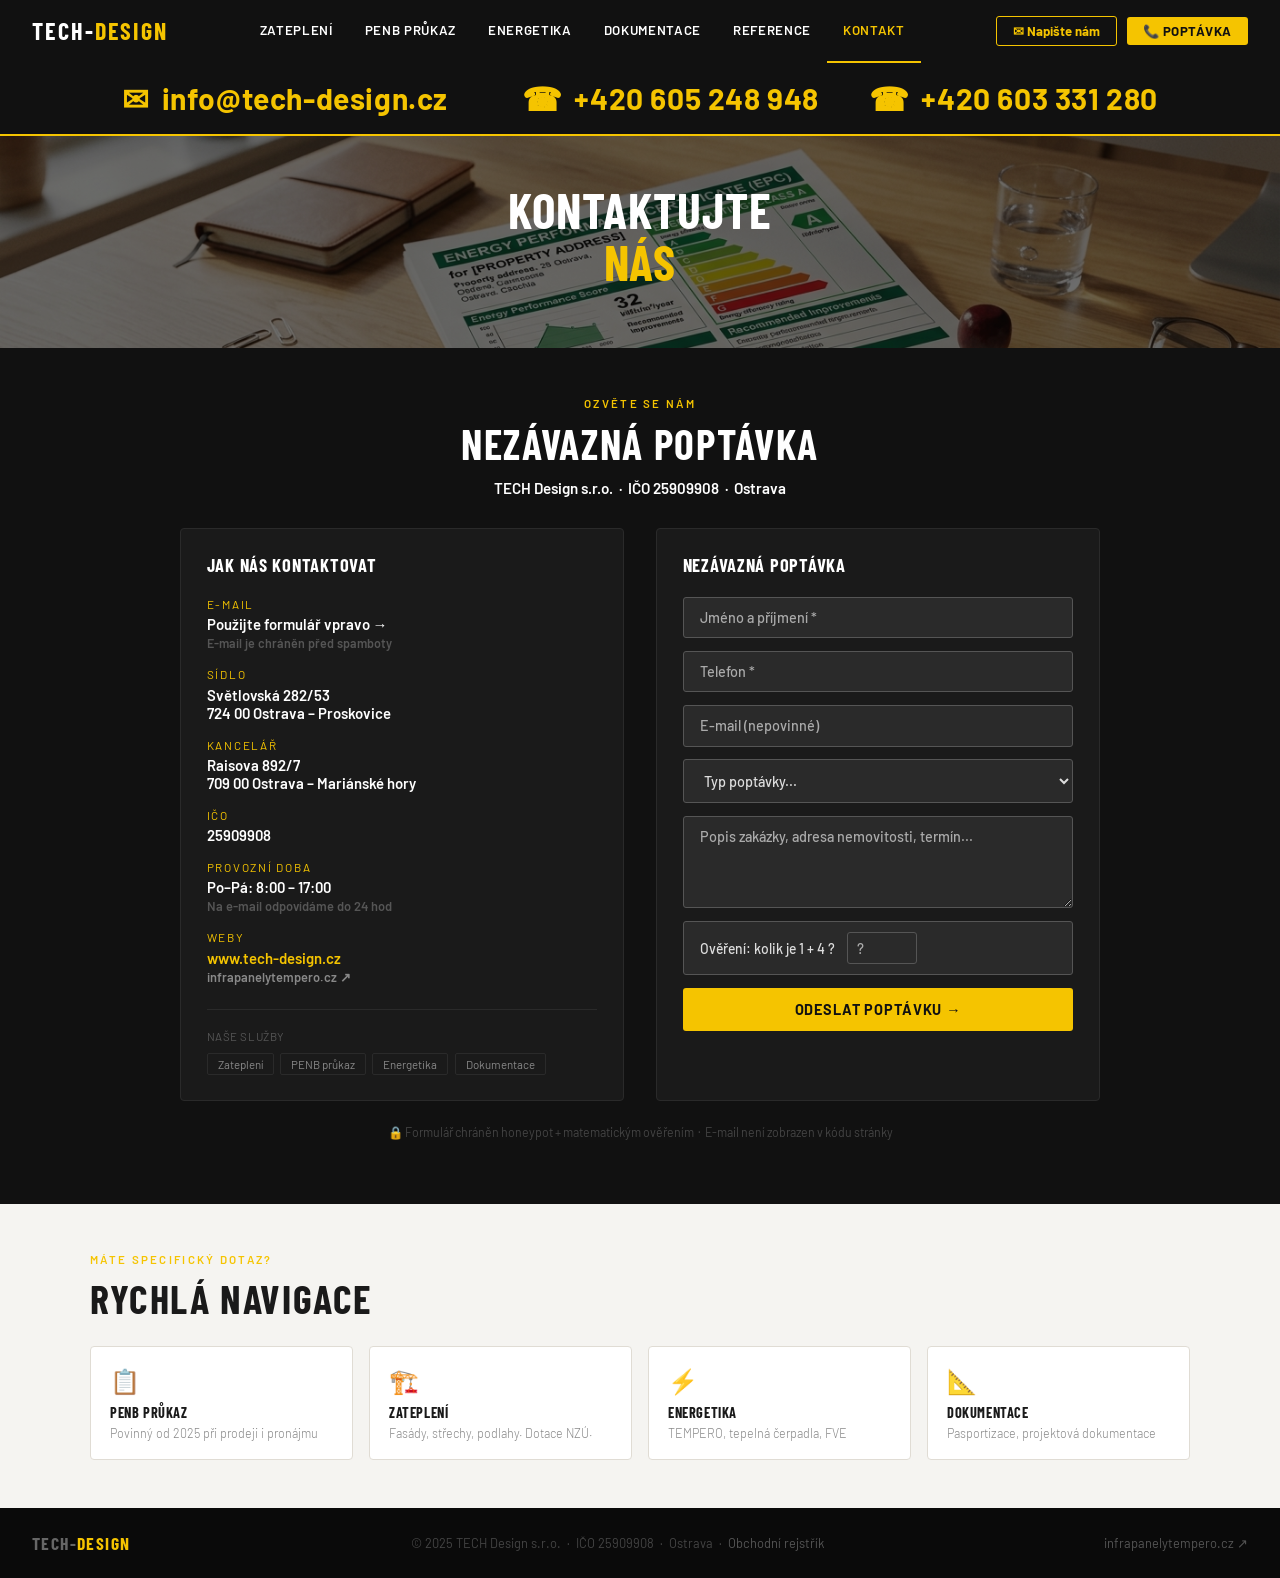
<file: kontakt/index.html>
﻿<!DOCTYPE html>
<html lang="cs">
<head>
<meta charset="UTF-8">
<meta name="viewport" content="width=device-width, initial-scale=1.0">
<title>Kontakt – TECH Design s.r.o. Ostrava | Nezávazná poptávka</title>
<meta name="description" content="Kontaktujte TECH Design s.r.o. – zateplení, PENB průkazy, technická dokumentace a energetika v Ostravě. Nezávazná poptávka zdarma. IČO 25909908.">
<meta name="keywords" content="TECH Design kontakt, zateplení Ostrava kontakt, PENB průkaz kontakt, poptávka zateplení, stavební firma Ostrava kontakt">
<meta name="robots" content="index, follow">
<meta property="og:title" content="Kontakt – TECH Design s.r.o. Ostrava">
<meta property="og:description" content="Nezávazná poptávka zdarma. Zateplení, PENB, dokumentace a energetika v Ostravě.">
<meta property="og:type" content="website">
<meta property="og:url" content="https://tech-design-sro.vercel.app/kontakt/">
<link rel="canonical" href="https://tech-design-sro.vercel.app/kontakt/">
<link rel="stylesheet" href="/css/style.css">
<script type="application/ld+json">
{
  "@context": "https://schema.org",
  "@type": "ContactPage",
  "name": "Kontakt – TECH Design s.r.o.",
  "url": "https://tech-design-sro.vercel.app/kontakt/",
  "mainEntity": {
    "@type": "LocalBusiness",
    "name": "TECH Design s.r.o.",
    "address": {"@type": "PostalAddress", "addressLocality": "Ostrava", "addressRegion": "Moravskoslezský kraj", "addressCountry": "CZ"},
    "email": "info@tech-design.cz",
    "url": "https://tech-design-sro.vercel.app",
    "taxID": "25909908"
  }
}
</script>
</head>
<body>

<nav>
  <a href="/" class="logo">TECH-<span>Design</span></a>
  <ul class="nav-menu">
    <li><a href="/zatepleni/">Zateplení</a></li>
    <li><a href="/penb/">PENB průkaz</a></li>
    <li><a href="/energetika/">Energetika</a></li>
    <li><a href="/dokumentace/">Dokumentace</a></li>
    <li><a href="/reference/">Reference</a></li>
    <li><a href="/kontakt/" class="act">Kontakt</a></li>
  </ul>
  <div class="nav-r">
    <a href="mailto:info@tech-design.cz" class="nb-e">✉ Napište nám</a>
    <a href="/kontakt/" class="nb-c">📞 Poptávka</a>
  </div>
  <button class="hamburger" id="ham" aria-label="Otevřít menu" onclick="toggleMenu()">
    <span></span><span></span><span></span>
  </button>
</nav>
<div class="mobile-menu" id="mob">
  <a href="/zatepleni/">Zateplení</a>
  <a href="/penb/">PENB průkaz</a>
  <a href="/energetika/">Energetika</a>
  <a href="/dokumentace/">Dokumentace</a>
  <a href="/reference/">Reference</a>
  <a href="/kontakt/">Kontakt</a>
  <div class="mob-btns">
    <a href="mailto:info@tech-design.cz" class="mob-e">✉ E-mail</a>
    <a href="/kontakt/" class="mob-c">Poptávka</a>
  </div>
</div>

<div class="contact-bar">
  <div class="contact-bar-inner">
    <a href="mailto:info@tech-design.cz" class="cb-item">
      <span class="cb-icon">✉</span>
      <span>info@tech-design.cz</span>
    </a>
    <a href="tel:+420605248948" class="cb-item" style="margin-left:1.5rem">
      <span class="cb-icon">☎</span>
      <span>+420 605 248 948</span>
    </a>
    <a href="tel:+420603331280" class="cb-item">
      <span class="cb-icon">☎</span>
      <span>+420 603 331 280</span>
    </a>
  </div>
</div>

<section class="page-header" style="min-height:200px">
  <img src="/images/hero.png" alt="Kontakt TECH Design s.r.o. Ostrava" class="hero-bg">
  <div class="hero-ov"></div>
  <div class="page-header-content">
    <h1>Kontaktujte<br><em>nás</em></h1>
  </div>
</section>

<section class="contact-dark" style="padding-top:3rem">
  <div class="st">Ozvěte se nám</div>
  <h2>Nezávazná poptávka</h2>
  <p class="sub">TECH Design s.r.o. &nbsp;·&nbsp; IČO 25909908 &nbsp;·&nbsp; Ostrava</p>

  <div class="contact-grid">
    <div class="contact-box">
      <div class="contact-box-title">Jak nás kontaktovat</div>
      <div class="contact-info-list">
        <div>
          <div class="ci-label">E-mail</div>
          <div class="ci-val">Použijte formulář vpravo →<br><span style="font-size:0.78rem;color:#555">E-mail je chráněn před spamboty</span></div>
        </div>
        <div>
          <div class="ci-label">Sídlo</div>
          <div class="ci-val">Světlovská 282/53<br>724 00 Ostrava – Proskovice</div>
        </div>
        <div>
          <div class="ci-label">Kancelář</div>
          <div class="ci-val">Raisova 892/7<br>709 00 Ostrava – Mariánské hory</div>
        </div>
        <div>
          <div class="ci-label">IČO</div>
          <div class="ci-val">25909908</div>
        </div>
        <div>
          <div class="ci-label">Provozní doba</div>
          <div class="ci-val">Po–Pá: 8:00 – 17:00<br><span style="font-size:0.8rem;color:#555">Na e-mail odpovídáme do 24 hod</span></div>
        </div>
        <div>
          <div class="ci-label">Weby</div>
          <div class="ci-val">
            <a href="/">www.tech-design.cz</a><br>
            <a href="https://www.infrapanelytempero.cz" target="_blank" rel="noopener" style="color:#888;font-size:0.8rem">infrapanelytempero.cz ↗</a>
          </div>
        </div>
      </div>
      <div style="margin-top:1.5rem;padding-top:1.2rem;border-top:1px solid #2a2a2a">
        <div style="font-size:0.72rem;color:#555;letter-spacing:0.05em;text-transform:uppercase;margin-bottom:0.6rem">Naše služby</div>
        <div style="display:flex;flex-wrap:wrap;gap:0.4rem">
          <a href="/zatepleni/" style="font-size:0.72rem;background:#1a1a1a;color:#888;padding:3px 10px;border-radius:2px;text-decoration:none;border:1px solid #2a2a2a">Zateplení</a>
          <a href="/penb/" style="font-size:0.72rem;background:#1a1a1a;color:#888;padding:3px 10px;border-radius:2px;text-decoration:none;border:1px solid #2a2a2a">PENB průkaz</a>
          <a href="/energetika/" style="font-size:0.72rem;background:#1a1a1a;color:#888;padding:3px 10px;border-radius:2px;text-decoration:none;border:1px solid #2a2a2a">Energetika</a>
          <a href="/dokumentace/" style="font-size:0.72rem;background:#1a1a1a;color:#888;padding:3px 10px;border-radius:2px;text-decoration:none;border:1px solid #2a2a2a">Dokumentace</a>
        </div>
      </div>
    </div>

    <div class="contact-box">
      <div class="contact-box-title">Nezávazná poptávka</div>
      <form id="contactForm" onsubmit="submitForm(event)" class="cf-form">
        <input type="text" id="cf-name" placeholder="Jméno a příjmení *" required autocomplete="name">
        <input type="tel" id="cf-tel" placeholder="Telefon *" required autocomplete="tel">
        <input type="email" id="cf-email" placeholder="E-mail (nepovinné)" autocomplete="email">
        <select id="cf-type">
          <option value="">Typ poptávky...</option>
          <option>Technická dokumentace / pasportizace</option>
          <option>Zateplení a rekonstrukce</option>
          <option>PENB průkaz</option>
          <option>Tepelné čerpadlo</option>
          <option>FVE fotovoltaika</option>
          <option>Infrapanely TEMPERO</option>
          <option>Jiné</option>
        </select>
        <textarea id="cf-msg" placeholder="Popis zakázky, adresa nemovitosti, termín..." rows="4"></textarea>
        <!-- Honeypot – skryté před robotem -->
        <input type="text" name="website" id="cf-hp" style="display:none" tabindex="-1" autocomplete="off">
        <!-- Math CAPTCHA -->
        <div class="captcha-row">
          <span id="captchaQ">Ověření: kolik je 3 + 4?</span>
          <input type="number" id="cf-captcha" placeholder="?" required min="0" max="99">
        </div>
        <button type="submit" class="cf-submit">Odeslat poptávku →</button>
        <div id="cf-result" class="cf-result"></div>
      </form>
    </div>
  </div>
  <div class="antispam">🔒 Formulář chráněn honeypot + matematickým ověřením &nbsp;·&nbsp; E-mail není zobrazen v kódu stránky</div>
</section>

<section style="background:var(--off);padding:3rem 2rem">
  <div style="max-width:1100px;margin:0 auto">
    <div class="sh2" style="margin-bottom:1.5rem">
      <div class="st">Máte specifický dotaz?</div>
      <h2>Rychlá navigace</h2>
    </div>
    <div style="display:grid;grid-template-columns:repeat(4,1fr);gap:1rem">
      <a href="/penb/" style="background:var(--white);border:1px solid #e0dcd4;border-radius:4px;padding:1.2rem;text-decoration:none;color:inherit;transition:border-color .15s;display:block" onmouseover="this.style.borderColor='#F5C400'" onmouseout="this.style.borderColor='#e0dcd4'">
        <div style="font-size:1.5rem;margin-bottom:0.5rem">📋</div>
        <div style="font-family:'Barlow Condensed',sans-serif;font-size:0.9rem;font-weight:700;text-transform:uppercase;letter-spacing:0.04em;margin-bottom:0.3rem">PENB průkaz</div>
        <div style="font-size:0.78rem;color:#888;font-weight:300">Povinný od 2025 při prodeji i pronájmu</div>
      </a>
      <a href="/zatepleni/" style="background:var(--white);border:1px solid #e0dcd4;border-radius:4px;padding:1.2rem;text-decoration:none;color:inherit;transition:border-color .15s;display:block" onmouseover="this.style.borderColor='#F5C400'" onmouseout="this.style.borderColor='#e0dcd4'">
        <div style="font-size:1.5rem;margin-bottom:0.5rem">🏗️</div>
        <div style="font-family:'Barlow Condensed',sans-serif;font-size:0.9rem;font-weight:700;text-transform:uppercase;letter-spacing:0.04em;margin-bottom:0.3rem">Zateplení</div>
        <div style="font-size:0.78rem;color:#888;font-weight:300">Fasády, střechy, podlahy. Dotace NZÚ.</div>
      </a>
      <a href="/energetika/" style="background:var(--white);border:1px solid #e0dcd4;border-radius:4px;padding:1.2rem;text-decoration:none;color:inherit;transition:border-color .15s;display:block" onmouseover="this.style.borderColor='#F5C400'" onmouseout="this.style.borderColor='#e0dcd4'">
        <div style="font-size:1.5rem;margin-bottom:0.5rem">⚡</div>
        <div style="font-family:'Barlow Condensed',sans-serif;font-size:0.9rem;font-weight:700;text-transform:uppercase;letter-spacing:0.04em;margin-bottom:0.3rem">Energetika</div>
        <div style="font-size:0.78rem;color:#888;font-weight:300">TEMPERO, tepelná čerpadla, FVE</div>
      </a>
      <a href="/dokumentace/" style="background:var(--white);border:1px solid #e0dcd4;border-radius:4px;padding:1.2rem;text-decoration:none;color:inherit;transition:border-color .15s;display:block" onmouseover="this.style.borderColor='#F5C400'" onmouseout="this.style.borderColor='#e0dcd4'">
        <div style="font-size:1.5rem;margin-bottom:0.5rem">📐</div>
        <div style="font-family:'Barlow Condensed',sans-serif;font-size:0.9rem;font-weight:700;text-transform:uppercase;letter-spacing:0.04em;margin-bottom:0.3rem">Dokumentace</div>
        <div style="font-size:0.78rem;color:#888;font-weight:300">Pasportizace, projektová dokumentace</div>
      </a>
    </div>
  </div>
</section>

<footer>
  <div class="fl-logo">TECH-<span>Design</span></div>
  <div class="fl">
    © 2025 TECH Design s.r.o. &nbsp;·&nbsp; IČO 25909908 &nbsp;·&nbsp; Ostrava &nbsp;·&nbsp;
    <a href="https://or.justice.cz" target="_blank" rel="noopener">Obchodní rejstřík</a>
  </div>
  <div class="fl"><a href="https://www.infrapanelytempero.cz" target="_blank" rel="noopener">infrapanelytempero.cz ↗</a></div>
</footer>

<script src="/js/main.js"></script>
</body>
</html>
</file>
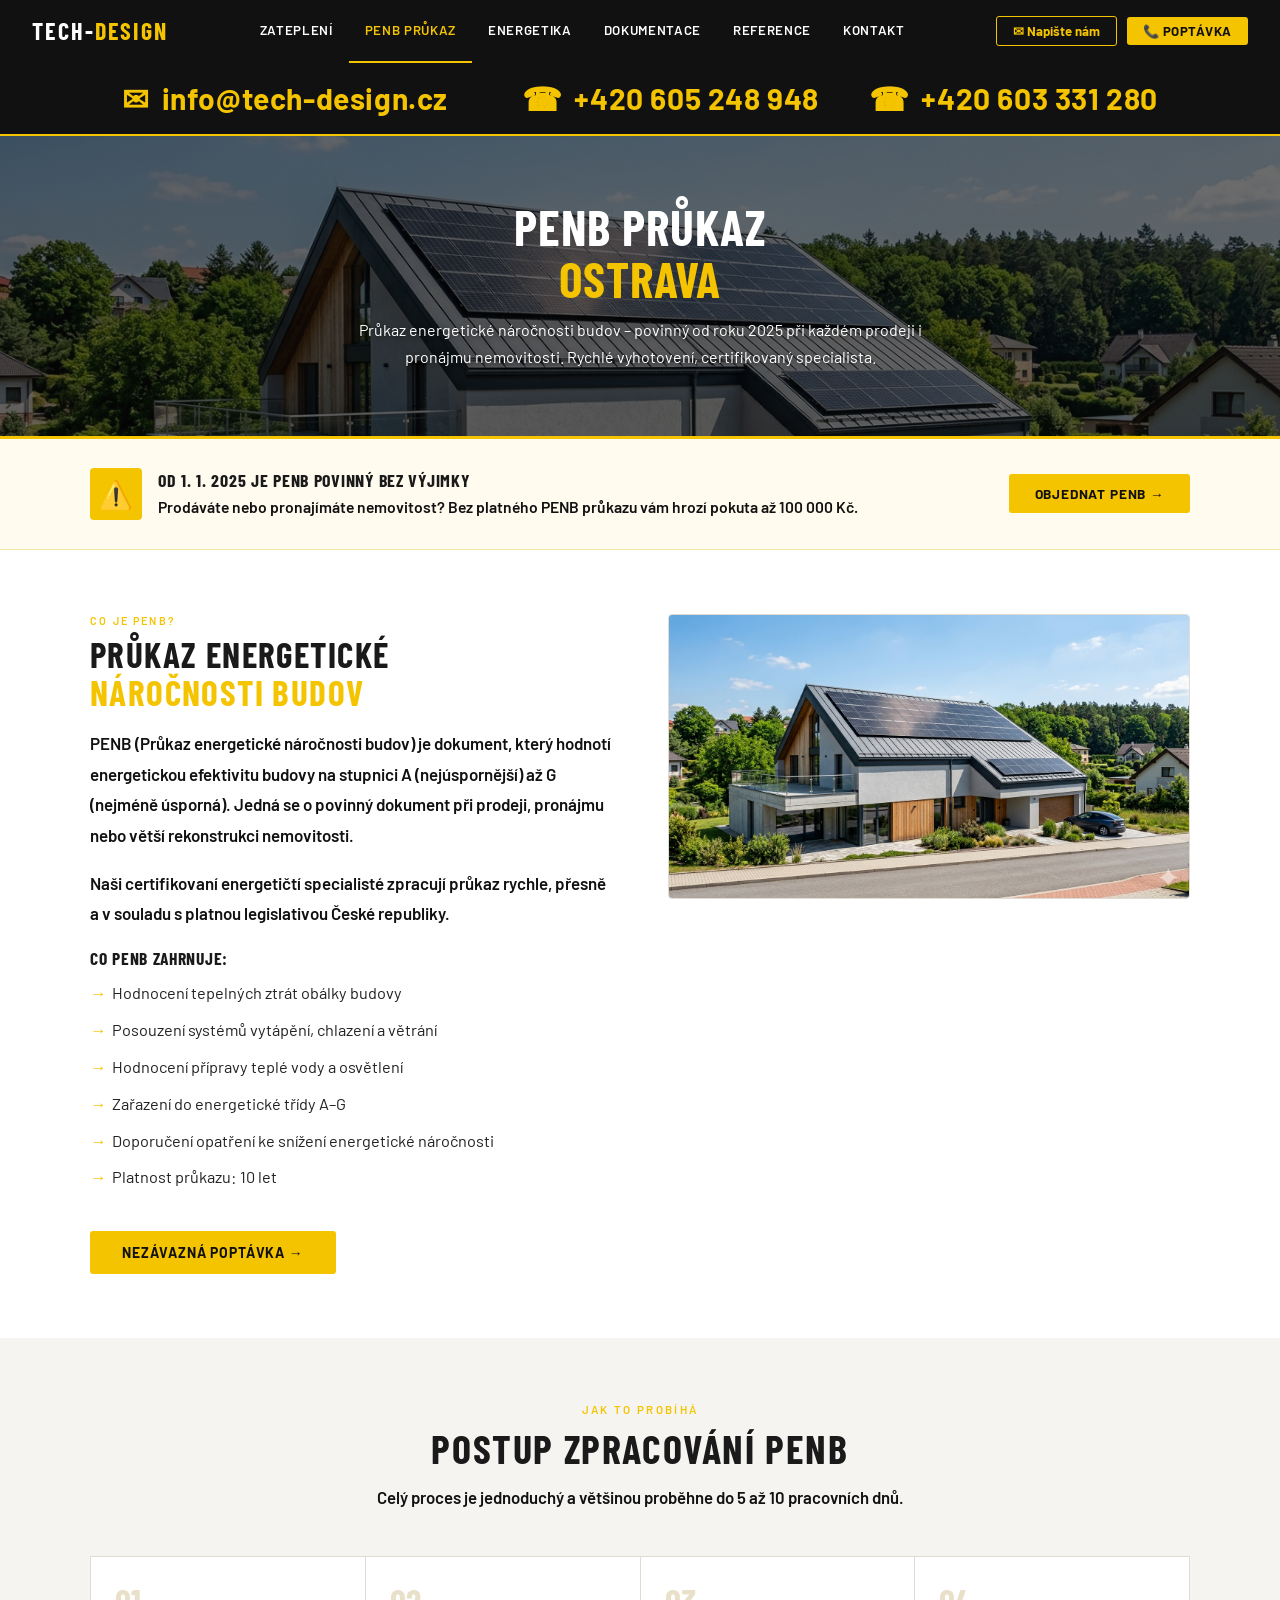
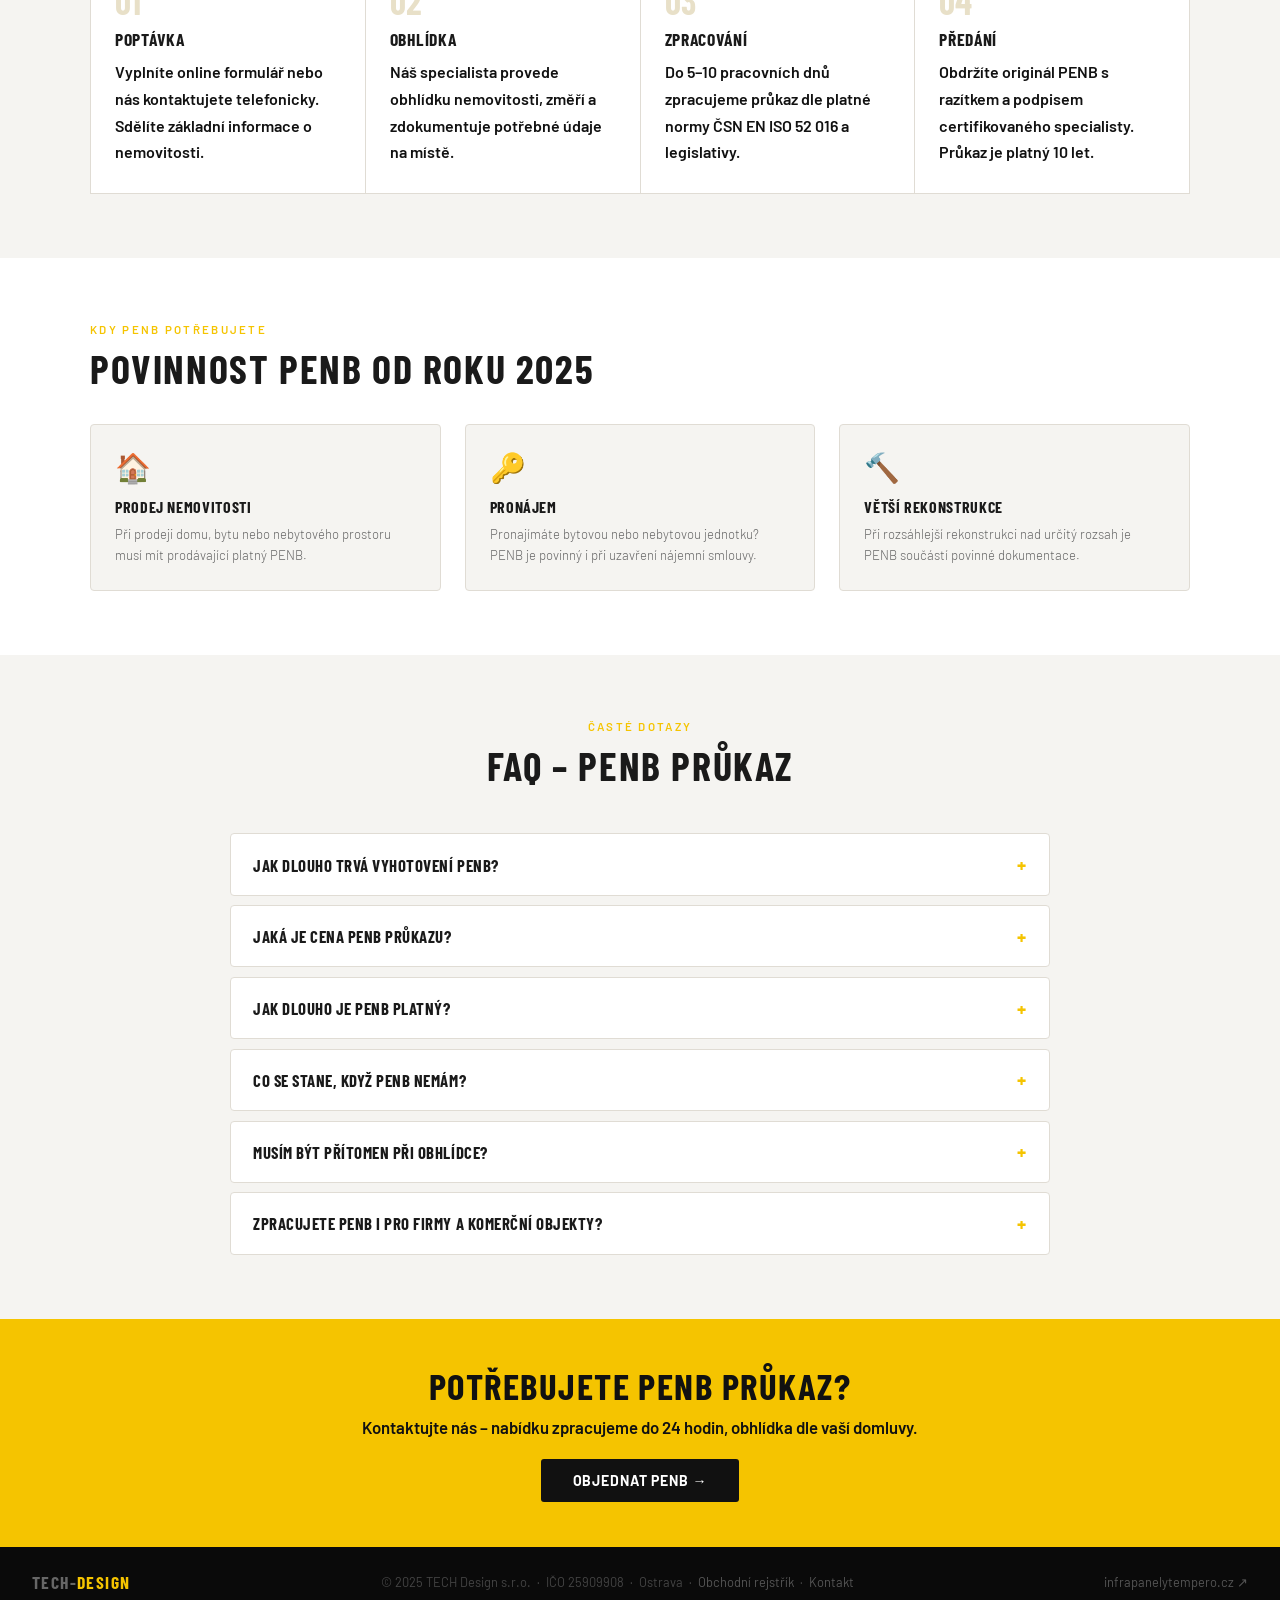
<file: penb/index.html>
﻿<!DOCTYPE html>
<html lang="cs">
<head>
<meta charset="UTF-8">
<meta name="viewport" content="width=device-width, initial-scale=1.0">
<title>PENB průkaz Ostrava – rychle a spolehlivě | TECH Design s.r.o.</title>
<meta name="description" content="PENB průkaz energetické náročnosti budov v Ostravě. Od roku 2025 povinný při každém prodeji i pronájmu. Rychlé vyhotovení, certifikovaný energetický specialista. Poptejte online.">
<meta name="keywords" content="PENB průkaz Ostrava, průkaz energetické náročnosti budov, PENB cena, PENB 2025 povinnost, energetický průkaz budovy, PENB prodej bytu, PENB pronájem">
<meta name="robots" content="index, follow">
<meta property="og:title" content="PENB průkaz Ostrava – TECH Design s.r.o.">
<meta property="og:description" content="PENB průkaz energetické náročnosti – rychle, správně a za dobrou cenu. Ostrava a okolí.">
<meta property="og:type" content="website">
<meta property="og:url" content="https://tech-design-sro.vercel.app/penb/">
<link rel="canonical" href="https://tech-design-sro.vercel.app/penb/">
<link rel="stylesheet" href="/css/style.css">
<script type="application/ld+json">
{
  "@context": "https://schema.org",
  "@type": "Service",
  "name": "PENB průkaz energetické náročnosti budov",
  "provider": {"@type": "LocalBusiness", "name": "TECH Design s.r.o.", "address": {"@type": "PostalAddress", "addressLocality": "Ostrava", "addressCountry": "CZ"}},
  "areaServed": "Ostrava a Moravskoslezský kraj",
  "description": "Zpracování PENB průkazu energetické náročnosti budov – povinné od roku 2025 při prodeji i pronájmu nemovitosti.",
  "url": "https://tech-design-sro.vercel.app/penb/"
}
</script>
</head>
<body>

<nav>
  <a href="/" class="logo">TECH-<span>Design</span></a>
  <ul class="nav-menu">
    <li><a href="/zatepleni/">Zateplení</a></li>
    <li><a href="/penb/" class="act">PENB průkaz</a></li>
    <li><a href="/energetika/">Energetika</a></li>
    <li><a href="/dokumentace/">Dokumentace</a></li>
    <li><a href="/reference/">Reference</a></li>
    <li><a href="/kontakt/">Kontakt</a></li>
  </ul>
  <div class="nav-r">
    <a href="mailto:info@tech-design.cz" class="nb-e">✉ Napište nám</a>
    <a href="/kontakt/" class="nb-c">📞 Poptávka</a>
  </div>
  <button class="hamburger" id="ham" aria-label="Otevřít menu" onclick="toggleMenu()">
    <span></span><span></span><span></span>
  </button>
</nav>
<div class="mobile-menu" id="mob">
  <a href="/zatepleni/">Zateplení</a>
  <a href="/penb/">PENB průkaz</a>
  <a href="/energetika/">Energetika</a>
  <a href="/dokumentace/">Dokumentace</a>
  <a href="/reference/">Reference</a>
  <a href="/kontakt/">Kontakt</a>
  <div class="mob-btns">
    <a href="mailto:info@tech-design.cz" class="mob-e">✉ E-mail</a>
    <a href="/kontakt/" class="mob-c">Poptávka</a>
  </div>
</div>

<div class="contact-bar">
  <div class="contact-bar-inner">
    <a href="mailto:info@tech-design.cz" class="cb-item">
      <span class="cb-icon">✉</span>
      <span>info@tech-design.cz</span>
    </a>
    <a href="tel:+420605248948" class="cb-item" style="margin-left:1.5rem">
      <span class="cb-icon">☎</span>
      <span>+420 605 248 948</span>
    </a>
    <a href="tel:+420603331280" class="cb-item">
      <span class="cb-icon">☎</span>
      <span>+420 603 331 280</span>
    </a>
  </div>
</div>

<section class="page-header">
  <img src="/images/penb.png" alt="PENB průkaz energetické náročnosti budov Ostrava" class="hero-bg">
  <div class="hero-ov"></div>
  <div class="page-header-content">
    <h1>PENB průkaz<br><em>Ostrava</em></h1>
    <p>Průkaz energetické náročnosti budov – povinný od roku 2025 při každém prodeji i pronájmu nemovitosti. Rychlé vyhotovení, certifikovaný specialista.</p>
  </div>
</section>

<div class="penb-strip">
  <div class="penb-inner">
    <div class="penb-left">
      <div class="penb-icon">⚠️</div>
      <div>
        <h3>Od 1. 1. 2025 je PENB povinný bez výjimky</h3>
        <p>Prodáváte nebo pronajímáte nemovitost? Bez platného PENB průkazu vám hrozí pokuta až 100 000 Kč.</p>
      </div>
    </div>
    <a href="/kontakt/" class="penb-btn">Objednat PENB →</a>
  </div>
</div>

<section class="content-section">
  <div class="content-inner">
    <div class="content-grid">
      <div class="content-text">
        <div class="st" style="font-size:0.68rem;letter-spacing:0.2em;color:var(--gold);text-transform:uppercase;font-weight:600;margin-bottom:0.5rem">Co je PENB?</div>
        <h2>Průkaz energetické<br><em>náročnosti budov</em></h2>
        <p>PENB (Průkaz energetické náročnosti budov) je dokument, který hodnotí energetickou efektivitu budovy na stupnici A (nejúspornější) až G (nejméně úsporná). Jedná se o povinný dokument při prodeji, pronájmu nebo větší rekonstrukci nemovitosti.</p>
        <p>Naši certifikovaní energetičtí specialisté zpracují průkaz rychle, přesně a v souladu s platnou legislativou České republiky.</p>
        <h3 style="font-family:'Barlow Condensed',sans-serif;font-size:1.1rem;text-transform:uppercase;letter-spacing:0.04em;margin-bottom:0.7rem;margin-top:1rem">Co PENB zahrnuje:</h3>
        <ul>
          <li>Hodnocení tepelných ztrát obálky budovy</li>
          <li>Posouzení systémů vytápění, chlazení a větrání</li>
          <li>Hodnocení přípravy teplé vody a osvětlení</li>
          <li>Zařazení do energetické třídy A–G</li>
          <li>Doporučení opatření ke snížení energetické náročnosti</li>
          <li>Platnost průkazu: 10 let</li>
        </ul>
        <br>
        <a href="/kontakt/" class="btn-gold">Nezávazná poptávka →</a>
      </div>
      <div class="content-img">
        <img src="/images/penb.png" alt="PENB průkaz – energetické hodnocení budovy Ostrava" loading="lazy">
      </div>
    </div>
  </div>
</section>

<section class="process-section" style="background:var(--off)">
  <div class="process-inner">
    <div class="sh">
      <div class="st">Jak to probíhá</div>
      <h2>Postup zpracování PENB</h2>
      <p>Celý proces je jednoduchý a většinou proběhne do 5 až 10 pracovních dnů.</p>
    </div>
    <div class="steps">
      <div class="step">
        <div class="step-num">01</div>
        <h3>Poptávka</h3>
        <p>Vyplníte online formulář nebo nás kontaktujete telefonicky. Sdělíte základní informace o nemovitosti.</p>
      </div>
      <div class="step">
        <div class="step-num">02</div>
        <h3>Obhlídka</h3>
        <p>Náš specialista provede obhlídku nemovitosti, změří a zdokumentuje potřebné údaje na místě.</p>
      </div>
      <div class="step">
        <div class="step-num">03</div>
        <h3>Zpracování</h3>
        <p>Do 5–10 pracovních dnů zpracujeme průkaz dle platné normy ČSN EN ISO 52 016 a legislativy.</p>
      </div>
      <div class="step">
        <div class="step-num">04</div>
        <h3>Předání</h3>
        <p>Obdržíte originál PENB s razítkem a podpisem certifikovaného specialisty. Průkaz je platný 10 let.</p>
      </div>
    </div>
  </div>
</section>

<section class="content-section">
  <div class="content-inner">
    <div class="sh2">
      <div class="st">Kdy PENB potřebujete</div>
      <h2>Povinnost PENB od roku 2025</h2>
    </div>
    <div style="display:grid;grid-template-columns:repeat(3,1fr);gap:1.5rem;margin-top:1.5rem">
      <div style="background:var(--off);border-radius:4px;padding:1.5rem;border:1px solid #e0dcd4">
        <div style="font-size:1.8rem;margin-bottom:0.7rem">🏠</div>
        <h3 style="font-family:'Barlow Condensed',sans-serif;font-size:1rem;font-weight:700;text-transform:uppercase;letter-spacing:0.04em;margin-bottom:0.5rem">Prodej nemovitosti</h3>
        <p style="font-size:0.82rem;color:#666;line-height:1.6;font-weight:300">Při prodeji domu, bytu nebo nebytového prostoru musí mít prodávající platný PENB.</p>
      </div>
      <div style="background:var(--off);border-radius:4px;padding:1.5rem;border:1px solid #e0dcd4">
        <div style="font-size:1.8rem;margin-bottom:0.7rem">🔑</div>
        <h3 style="font-family:'Barlow Condensed',sans-serif;font-size:1rem;font-weight:700;text-transform:uppercase;letter-spacing:0.04em;margin-bottom:0.5rem">Pronájem</h3>
        <p style="font-size:0.82rem;color:#666;line-height:1.6;font-weight:300">Pronajímáte bytovou nebo nebytovou jednotku? PENB je povinný i při uzavření nájemní smlouvy.</p>
      </div>
      <div style="background:var(--off);border-radius:4px;padding:1.5rem;border:1px solid #e0dcd4">
        <div style="font-size:1.8rem;margin-bottom:0.7rem">🔨</div>
        <h3 style="font-family:'Barlow Condensed',sans-serif;font-size:1rem;font-weight:700;text-transform:uppercase;letter-spacing:0.04em;margin-bottom:0.5rem">Větší rekonstrukce</h3>
        <p style="font-size:0.82rem;color:#666;line-height:1.6;font-weight:300">Při rozsáhlejší rekonstrukci nad určitý rozsah je PENB součástí povinné dokumentace.</p>
      </div>
    </div>
  </div>
</section>

<section class="faq-section">
  <div class="faq-inner">
    <div class="sh">
      <div class="st">Časté dotazy</div>
      <h2>FAQ – PENB průkaz</h2>
    </div>
    <div class="faq-list">
      <div class="faq-item">
        <div class="faq-q">Jak dlouho trvá vyhotovení PENB?</div>
        <div class="faq-a"><p>Standardně 5–10 pracovních dnů od obhlídky nemovitosti.</p></div>
      </div>
      <div class="faq-item">
        <div class="faq-q">Jaká je cena PENB průkazu?</div>
        <div class="faq-a"><p>Cena závisí na velikosti a typu nemovitosti. Pro rodinný dům cena začíná od 5 000 Kč. Přesnou nabídku získáte po bezplatné konzultaci.</p></div>
      </div>
      <div class="faq-item">
        <div class="faq-q">Jak dlouho je PENB platný?</div>
        <div class="faq-a"><p>PENB je platný 10 let od data vydání, nebo do provedení větší změny dokončené budovy, která ovlivní energetickou náročnost.</p></div>
      </div>
      <div class="faq-item">
        <div class="faq-q">Co se stane, když PENB nemám?</div>
        <div class="faq-a"><p>Prodávající nebo pronajímatel, který PENB nepředloží, se dopouští správního deliktu. Hrozí pokuta až 100 000 Kč pro fyzické osoby a až 200 000 Kč pro právnické osoby.</p></div>
      </div>
      <div class="faq-item">
        <div class="faq-q">Musím být přítomen při obhlídce?</div>
        <div class="faq-a"><p>Ano, přítomnost majitele nebo správce nemovitosti při obhlídce je nutná. Obhlídka trvá přibližně 30–60 minut podle velikosti objektu.</p></div>
      </div>
      <div class="faq-item">
        <div class="faq-q">Zpracujete PENB i pro firmy a komerční objekty?</div>
        <div class="faq-a"><p>Ano, zpracováváme PENB pro všechny typy budov – rodinné domy, bytové domy, administrativní budovy, průmyslové haly i komerční prostory.</p></div>
      </div>
    </div>
  </div>
</section>

<div class="cta-banner">
  <h2>Potřebujete PENB průkaz?</h2>
  <p>Kontaktujte nás – nabídku zpracujeme do 24 hodin, obhlídka dle vaší domluvy.</p>
  <a href="/kontakt/" class="btn-black">Objednat PENB →</a>
</div>

<footer>
  <div class="fl-logo">TECH-<span>Design</span></div>
  <div class="fl">
    © 2025 TECH Design s.r.o. &nbsp;·&nbsp; IČO 25909908 &nbsp;·&nbsp; Ostrava &nbsp;·&nbsp;
    <a href="https://or.justice.cz" target="_blank" rel="noopener">Obchodní rejstřík</a>
    &nbsp;·&nbsp; <a href="/kontakt/">Kontakt</a>
  </div>
  <div class="fl"><a href="https://www.infrapanelytempero.cz" target="_blank" rel="noopener">infrapanelytempero.cz ↗</a></div>
</footer>

<script src="/js/main.js"></script>
</body>
</html>
</file>
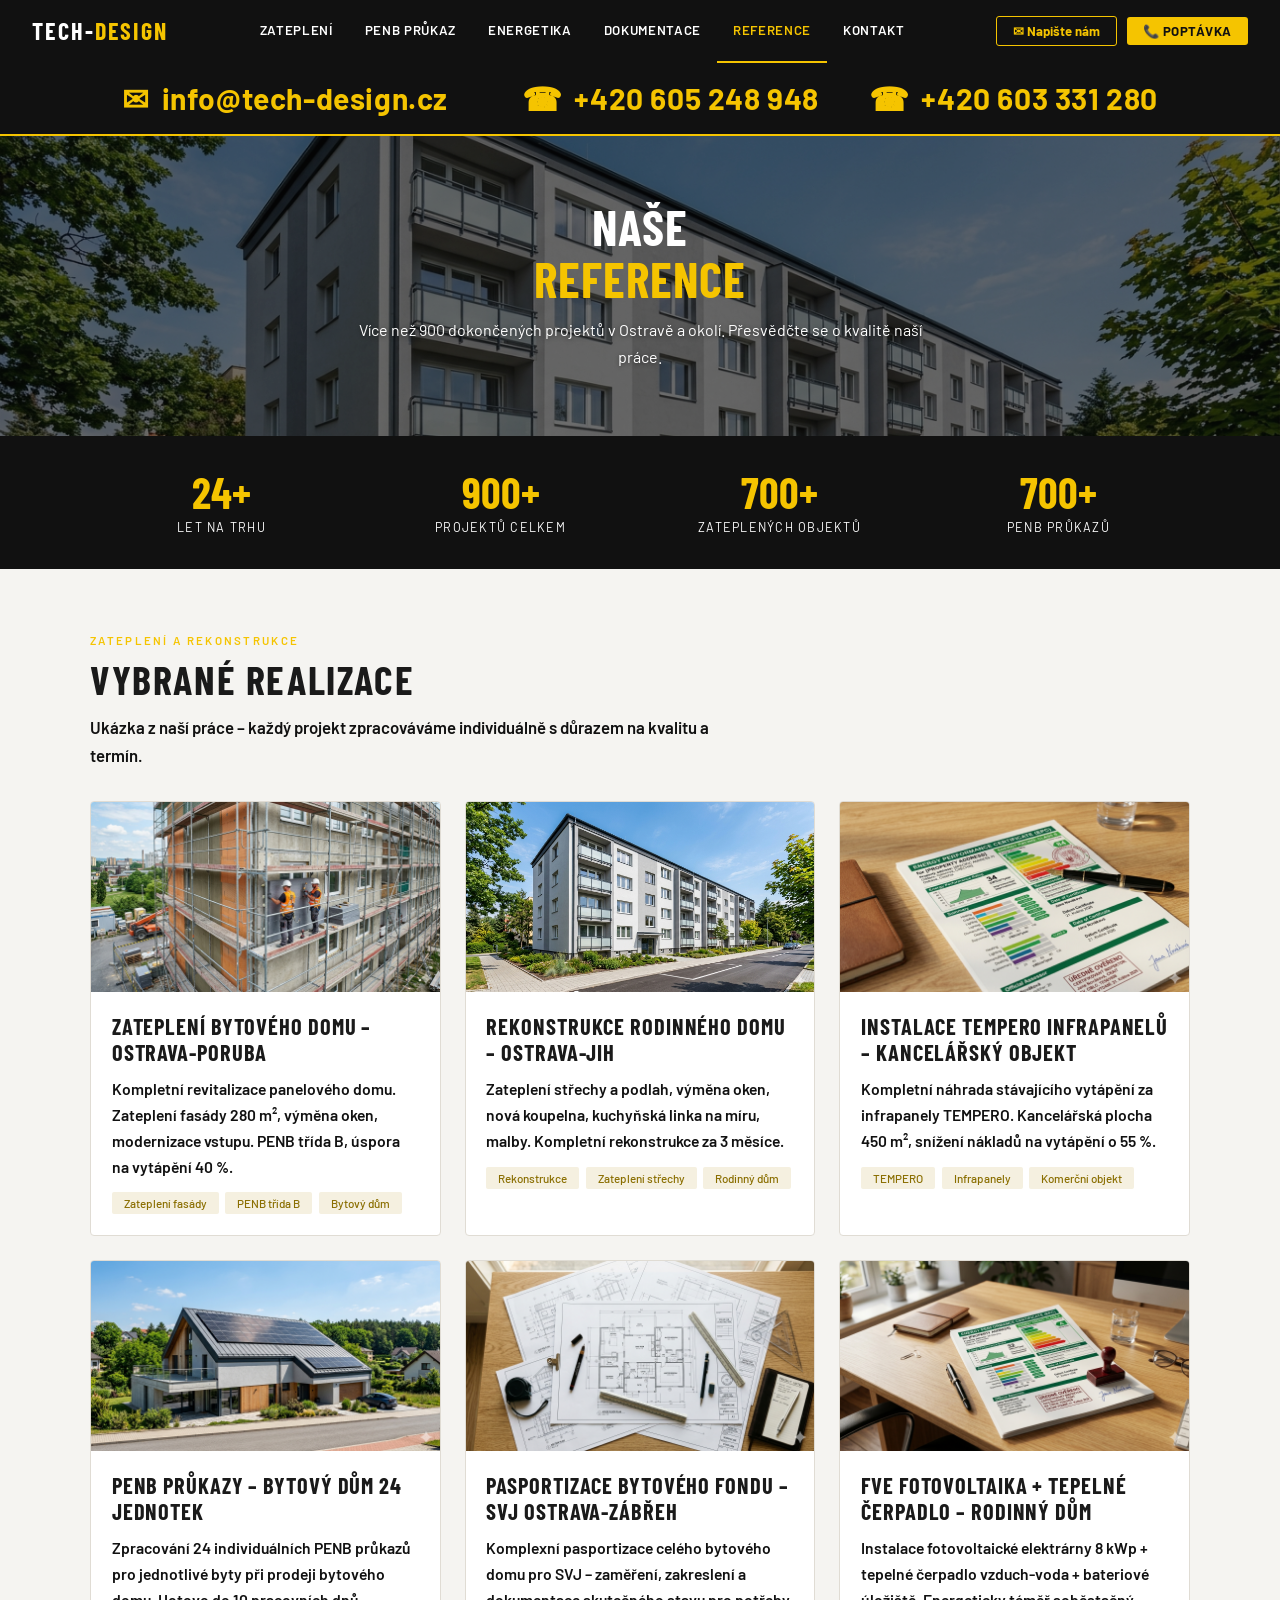
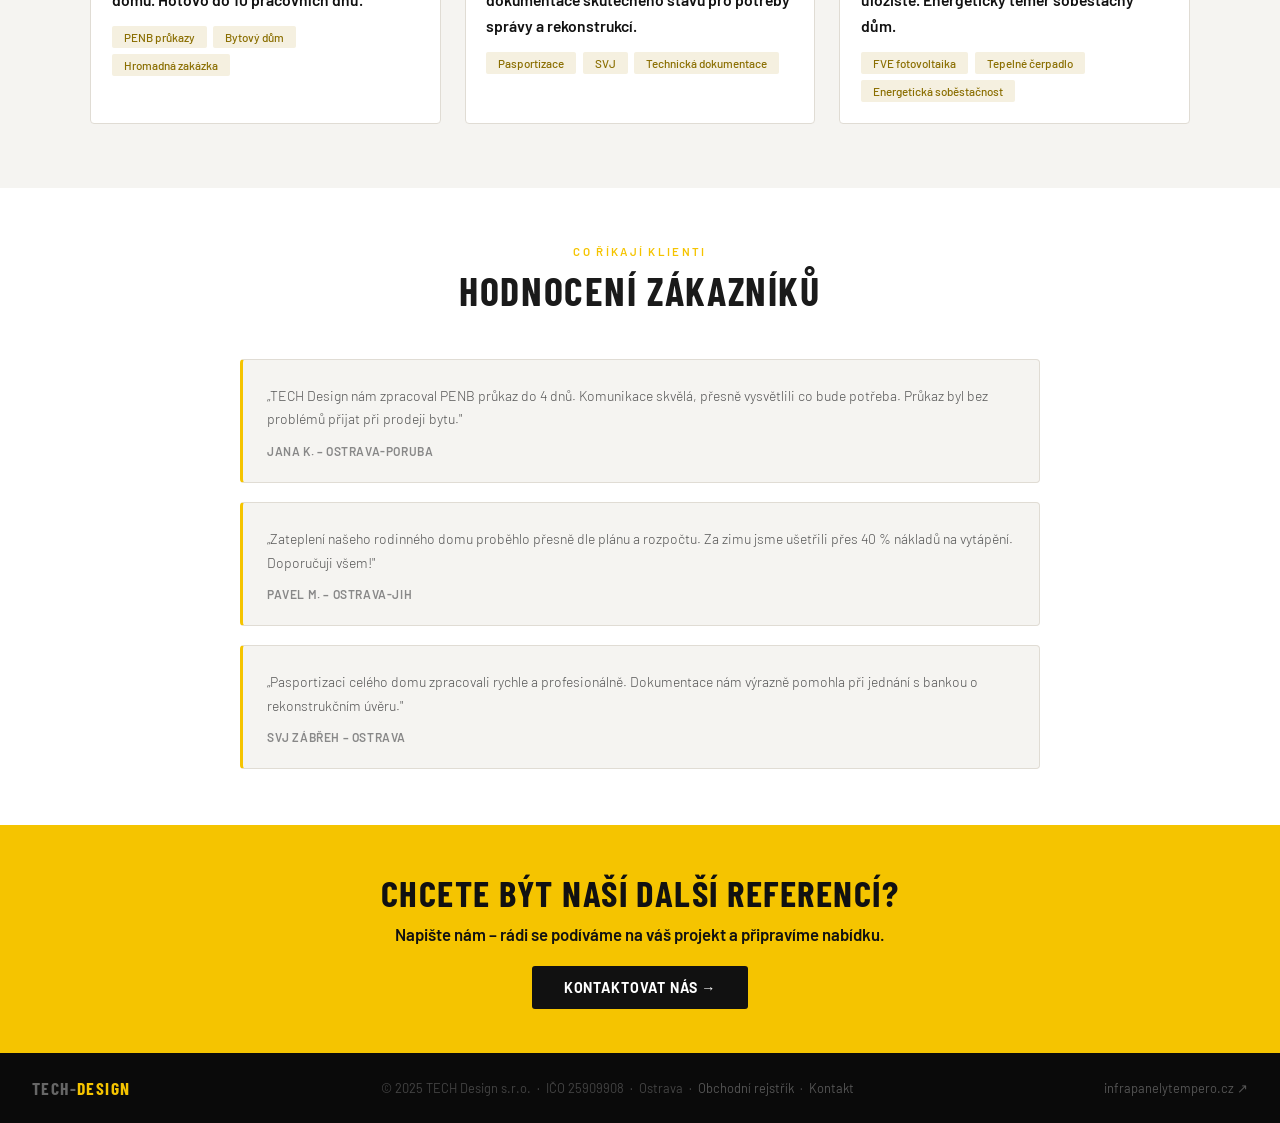
<file: reference/index.html>
﻿<!DOCTYPE html>
<html lang="cs">
<head>
<meta charset="UTF-8">
<meta name="viewport" content="width=device-width, initial-scale=1.0">
<title>Reference & realizace – TECH Design s.r.o. Ostrava</title>
<meta name="description" content="Ukázky realizovaných projektů TECH Design s.r.o. – zateplení bytových domů, PENB průkazy, technická dokumentace a energetika v Ostravě. Více než 500 spokojených klientů od roku 2002.">
<meta name="keywords" content="reference zateplení Ostrava, realizace rekonstrukce Ostrava, TECH Design reference, zateplení bytového domu Ostrava, ukázky práce stavební firma Ostrava">
<meta name="robots" content="index, follow">
<meta property="og:title" content="Reference & realizace – TECH Design s.r.o. Ostrava">
<meta property="og:description" content="Přes 500 dokončených projektů v Ostravě a okolí. Zateplení, PENB, dokumentace a energetika.">
<meta property="og:type" content="website">
<meta property="og:url" content="https://tech-design-sro.vercel.app/reference/">
<link rel="canonical" href="https://tech-design-sro.vercel.app/reference/">
<link rel="stylesheet" href="/css/style.css">
</head>
<body>

<nav>
  <a href="/" class="logo">TECH-<span>Design</span></a>
  <ul class="nav-menu">
    <li><a href="/zatepleni/">Zateplení</a></li>
    <li><a href="/penb/">PENB průkaz</a></li>
    <li><a href="/energetika/">Energetika</a></li>
    <li><a href="/dokumentace/">Dokumentace</a></li>
    <li><a href="/reference/" class="act">Reference</a></li>
    <li><a href="/kontakt/">Kontakt</a></li>
  </ul>
  <div class="nav-r">
    <a href="mailto:info@tech-design.cz" class="nb-e">✉ Napište nám</a>
    <a href="/kontakt/" class="nb-c">📞 Poptávka</a>
  </div>
  <button class="hamburger" id="ham" aria-label="Otevřít menu" onclick="toggleMenu()">
    <span></span><span></span><span></span>
  </button>
</nav>
<div class="mobile-menu" id="mob">
  <a href="/zatepleni/">Zateplení</a>
  <a href="/penb/">PENB průkaz</a>
  <a href="/energetika/">Energetika</a>
  <a href="/dokumentace/">Dokumentace</a>
  <a href="/reference/">Reference</a>
  <a href="/kontakt/">Kontakt</a>
  <div class="mob-btns">
    <a href="mailto:info@tech-design.cz" class="mob-e">✉ E-mail</a>
    <a href="/kontakt/" class="mob-c">Poptávka</a>
  </div>
</div>

<div class="contact-bar">
  <div class="contact-bar-inner">
    <a href="mailto:info@tech-design.cz" class="cb-item">
      <span class="cb-icon">✉</span>
      <span>info@tech-design.cz</span>
    </a>
    <a href="tel:+420605248948" class="cb-item" style="margin-left:1.5rem">
      <span class="cb-icon">☎</span>
      <span>+420 605 248 948</span>
    </a>
    <a href="tel:+420603331280" class="cb-item">
      <span class="cb-icon">☎</span>
      <span>+420 603 331 280</span>
    </a>
  </div>
</div>

<section class="page-header">
  <img src="/images/reference.png" alt="Reference a realizace TECH Design s.r.o. Ostrava" class="hero-bg">
  <div class="hero-ov"></div>
  <div class="page-header-content">
    <h1>Naše<br><em>reference</em></h1>
    <p>Více než 900 dokončených projektů v Ostravě a okolí. Přesvědčte se o kvalitě naší práce.</p>
  </div>
</section>

<div class="stats-bar">
  <div class="stats-inner">
    <div class="stat-item">
      <div class="stat-num">24+</div>
      <div class="stat-label">let na trhu</div>
    </div>
    <div class="stat-item">
      <div class="stat-num">900+</div>
      <div class="stat-label">projektů celkem</div>
    </div>
    <div class="stat-item">
      <div class="stat-num">700+</div>
      <div class="stat-label">zateplených objektů</div>
    </div>
    <div class="stat-item">
      <div class="stat-num">700+</div>
      <div class="stat-label">PENB průkazů</div>
    </div>
  </div>
</div>

<section class="ref-section">
  <div class="ref-inner">
    <div class="sh2">
      <div class="st">Zateplení a rekonstrukce</div>
      <h2>Vybrané realizace</h2>
      <p>Ukázka z naší práce – každý projekt zpracováváme individuálně s důrazem na kvalitu a termín.</p>
    </div>

    <div class="ref-grid">
      <div class="ref-card">
        <div class="ref-card-img">
          <img src="/images/zatepleni.png" alt="Zateplení bytového domu Ostrava-Poruba" loading="lazy">
        </div>
        <div class="ref-card-body">
          <h3>Zateplení bytového domu – Ostrava-Poruba</h3>
          <p>Kompletní revitalizace panelového domu. Zateplení fasády 280 m², výměna oken, modernizace vstupu. PENB třída B, úspora na vytápění 40 %.</p>
          <div class="ref-tags" style="margin-top:0.8rem">
            <span class="ref-tag">Zateplení fasády</span>
            <span class="ref-tag">PENB třída B</span>
            <span class="ref-tag">Bytový dům</span>
          </div>
        </div>
      </div>

      <div class="ref-card">
        <div class="ref-card-img">
          <img src="/images/reference.png" alt="Rekonstrukce rodinného domu Ostrava" loading="lazy">
        </div>
        <div class="ref-card-body">
          <h3>Rekonstrukce rodinného domu – Ostrava-Jih</h3>
          <p>Zateplení střechy a podlah, výměna oken, nová koupelna, kuchyňská linka na míru, malby. Kompletní rekonstrukce za 3 měsíce.</p>
          <div class="ref-tags" style="margin-top:0.8rem">
            <span class="ref-tag">Rekonstrukce</span>
            <span class="ref-tag">Zateplení střechy</span>
            <span class="ref-tag">Rodinný dům</span>
          </div>
        </div>
      </div>

      <div class="ref-card">
        <div class="ref-card-img">
          <img src="/images/energetika.png" alt="Instalace infrapanelů TEMPERO Ostrava" loading="lazy">
        </div>
        <div class="ref-card-body">
          <h3>Instalace TEMPERO infrapanelů – kancelářský objekt</h3>
          <p>Kompletní náhrada stávajícího vytápění za infrapanely TEMPERO. Kancelářská plocha 450 m², snížení nákladů na vytápění o 55 %.</p>
          <div class="ref-tags" style="margin-top:0.8rem">
            <span class="ref-tag">TEMPERO</span>
            <span class="ref-tag">Infrapanely</span>
            <span class="ref-tag">Komerční objekt</span>
          </div>
        </div>
      </div>

      <div class="ref-card">
        <div class="ref-card-img">
          <img src="/images/penb.png" alt="PENB průkazy bytový dům Ostrava" loading="lazy">
        </div>
        <div class="ref-card-body">
          <h3>PENB průkazy – bytový dům 24 jednotek</h3>
          <p>Zpracování 24 individuálních PENB průkazů pro jednotlivé byty při prodeji bytového domu. Hotovo do 10 pracovních dnů.</p>
          <div class="ref-tags" style="margin-top:0.8rem">
            <span class="ref-tag">PENB průkazy</span>
            <span class="ref-tag">Bytový dům</span>
            <span class="ref-tag">Hromadná zakázka</span>
          </div>
        </div>
      </div>

      <div class="ref-card">
        <div class="ref-card-img">
          <img src="/images/dokumentace.png" alt="Pasportizace budov Ostrava – technická dokumentace" loading="lazy">
        </div>
        <div class="ref-card-body">
          <h3>Pasportizace bytového fondu – SVJ Ostrava-Zábřeh</h3>
          <p>Komplexní pasportizace celého bytového domu pro SVJ – zaměření, zakreslení a dokumentace skutečného stavu pro potřeby správy a rekonstrukcí.</p>
          <div class="ref-tags" style="margin-top:0.8rem">
            <span class="ref-tag">Pasportizace</span>
            <span class="ref-tag">SVJ</span>
            <span class="ref-tag">Technická dokumentace</span>
          </div>
        </div>
      </div>

      <div class="ref-card">
        <div class="ref-card-img">
          <img src="/images/hero.png" alt="FVE fotovoltaika Ostrava – realizace na rodinném domě" loading="lazy">
        </div>
        <div class="ref-card-body">
          <h3>FVE fotovoltaika + tepelné čerpadlo – rodinný dům</h3>
          <p>Instalace fotovoltaické elektrárny 8 kWp + tepelné čerpadlo vzduch-voda + bateriové úložiště. Energeticky téměř soběstačný dům.</p>
          <div class="ref-tags" style="margin-top:0.8rem">
            <span class="ref-tag">FVE fotovoltaika</span>
            <span class="ref-tag">Tepelné čerpadlo</span>
            <span class="ref-tag">Energetická soběstačnost</span>
          </div>
        </div>
      </div>
    </div>
  </div>
</section>

<section style="background:var(--white);padding:3.5rem 2rem">
  <div style="max-width:800px;margin:0 auto">
    <div class="sh">
      <div class="st">Co říkají klienti</div>
      <h2>Hodnocení zákazníků</h2>
    </div>
    <div style="display:flex;flex-direction:column;gap:1.2rem;margin-top:2rem">
      <div style="background:var(--off);border-radius:4px;padding:1.5rem;border:1px solid #e0dcd4;border-left:3px solid var(--gold)">
        <p style="font-size:0.87rem;color:#555;line-height:1.7;font-weight:300;margin-bottom:0.8rem">„TECH Design nám zpracoval PENB průkaz do 4 dnů. Komunikace skvělá, přesně vysvětlili co bude potřeba. Průkaz byl bez problémů přijat při prodeji bytu."</p>
        <div style="font-size:0.75rem;color:#888;font-weight:600;text-transform:uppercase;letter-spacing:0.05em">Jana K. – Ostrava-Poruba</div>
      </div>
      <div style="background:var(--off);border-radius:4px;padding:1.5rem;border:1px solid #e0dcd4;border-left:3px solid var(--gold)">
        <p style="font-size:0.87rem;color:#555;line-height:1.7;font-weight:300;margin-bottom:0.8rem">„Zateplení našeho rodinného domu proběhlo přesně dle plánu a rozpočtu. Za zimu jsme ušetřili přes 40 % nákladů na vytápění. Doporučuji všem!"</p>
        <div style="font-size:0.75rem;color:#888;font-weight:600;text-transform:uppercase;letter-spacing:0.05em">Pavel M. – Ostrava-Jih</div>
      </div>
      <div style="background:var(--off);border-radius:4px;padding:1.5rem;border:1px solid #e0dcd4;border-left:3px solid var(--gold)">
        <p style="font-size:0.87rem;color:#555;line-height:1.7;font-weight:300;margin-bottom:0.8rem">„Pasportizaci celého domu zpracovali rychle a profesionálně. Dokumentace nám výrazně pomohla při jednání s bankou o rekonstrukčním úvěru."</p>
        <div style="font-size:0.75rem;color:#888;font-weight:600;text-transform:uppercase;letter-spacing:0.05em">SVJ Zábřeh – Ostrava</div>
      </div>
    </div>
  </div>
</section>

<div class="cta-banner">
  <h2>Chcete být naší další referencí?</h2>
  <p>Napište nám – rádi se podíváme na váš projekt a připravíme nabídku.</p>
  <a href="/kontakt/" class="btn-black">Kontaktovat nás →</a>
</div>

<footer>
  <div class="fl-logo">TECH-<span>Design</span></div>
  <div class="fl">
    © 2025 TECH Design s.r.o. &nbsp;·&nbsp; IČO 25909908 &nbsp;·&nbsp; Ostrava &nbsp;·&nbsp;
    <a href="https://or.justice.cz" target="_blank" rel="noopener">Obchodní rejstřík</a>
    &nbsp;·&nbsp; <a href="/kontakt/">Kontakt</a>
  </div>
  <div class="fl"><a href="https://www.infrapanelytempero.cz" target="_blank" rel="noopener">infrapanelytempero.cz ↗</a></div>
</footer>

<script src="/js/main.js"></script>
</body>
</html>
</file>
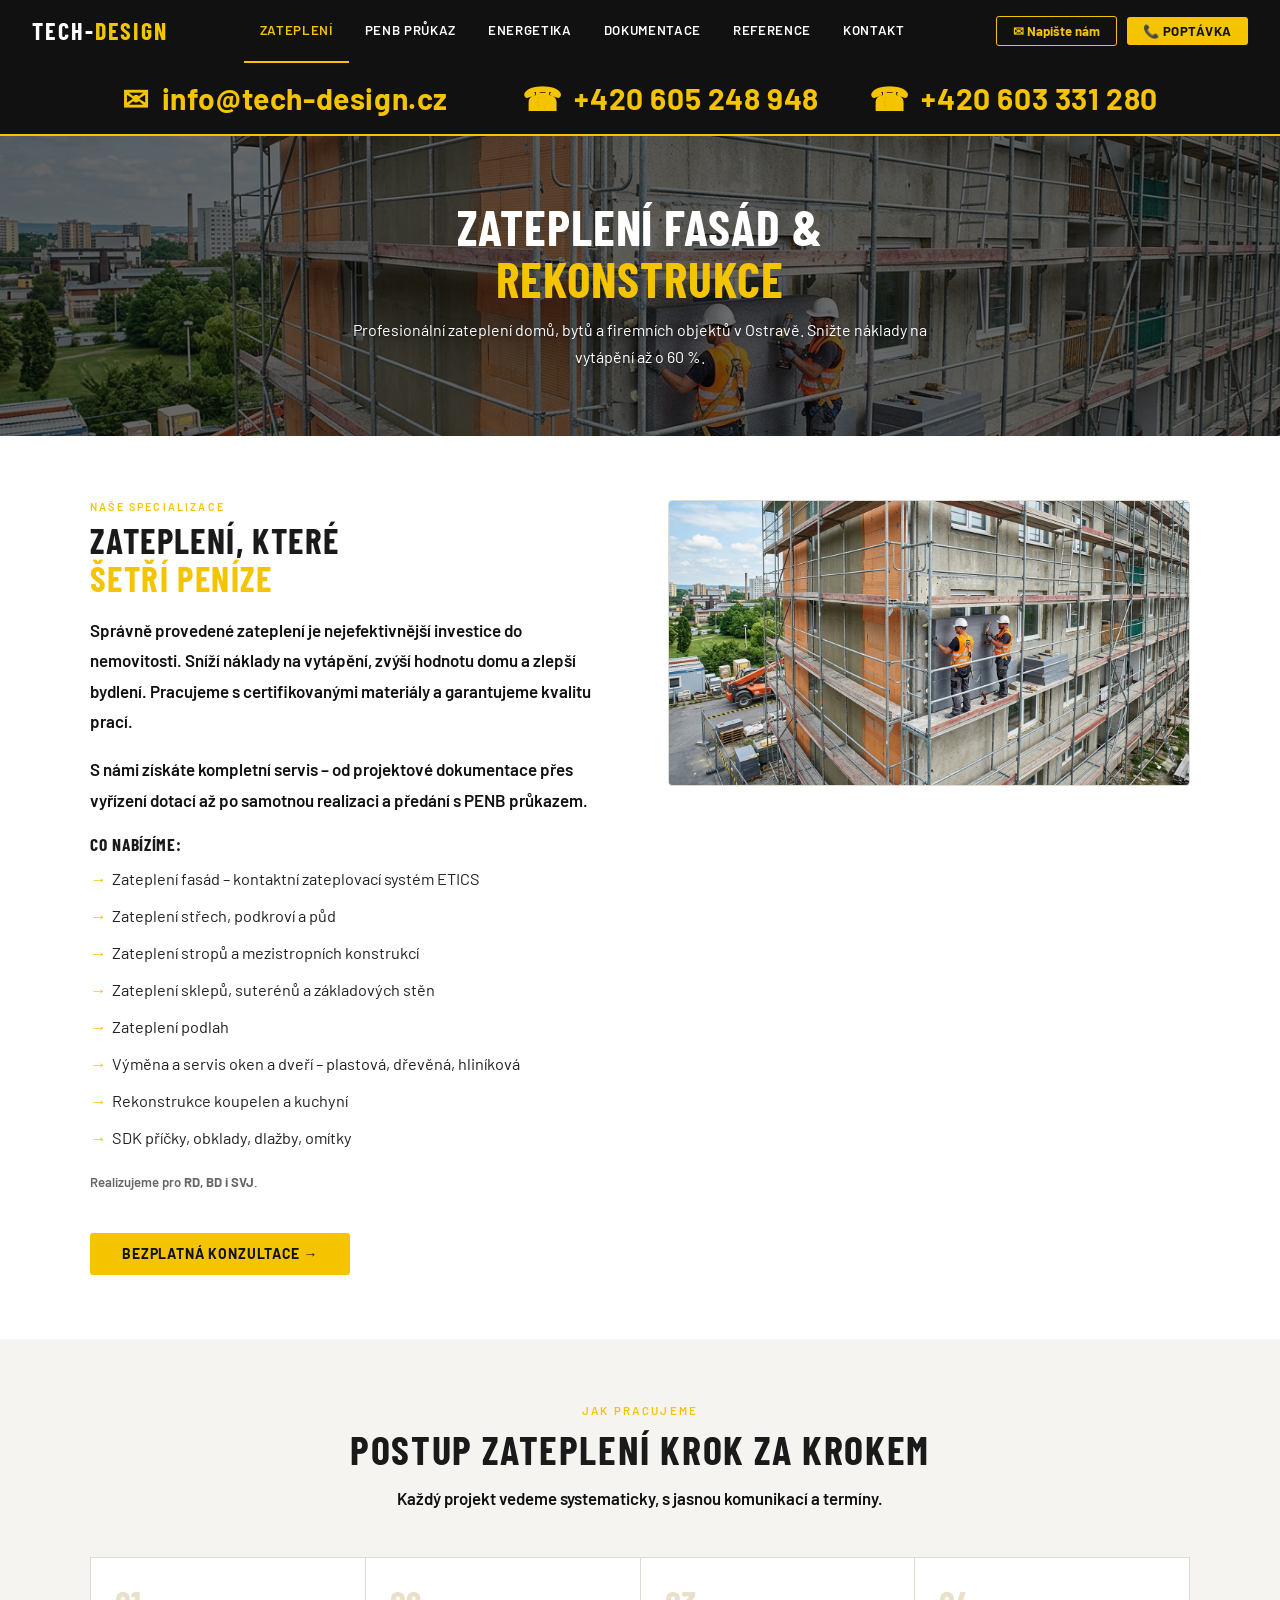
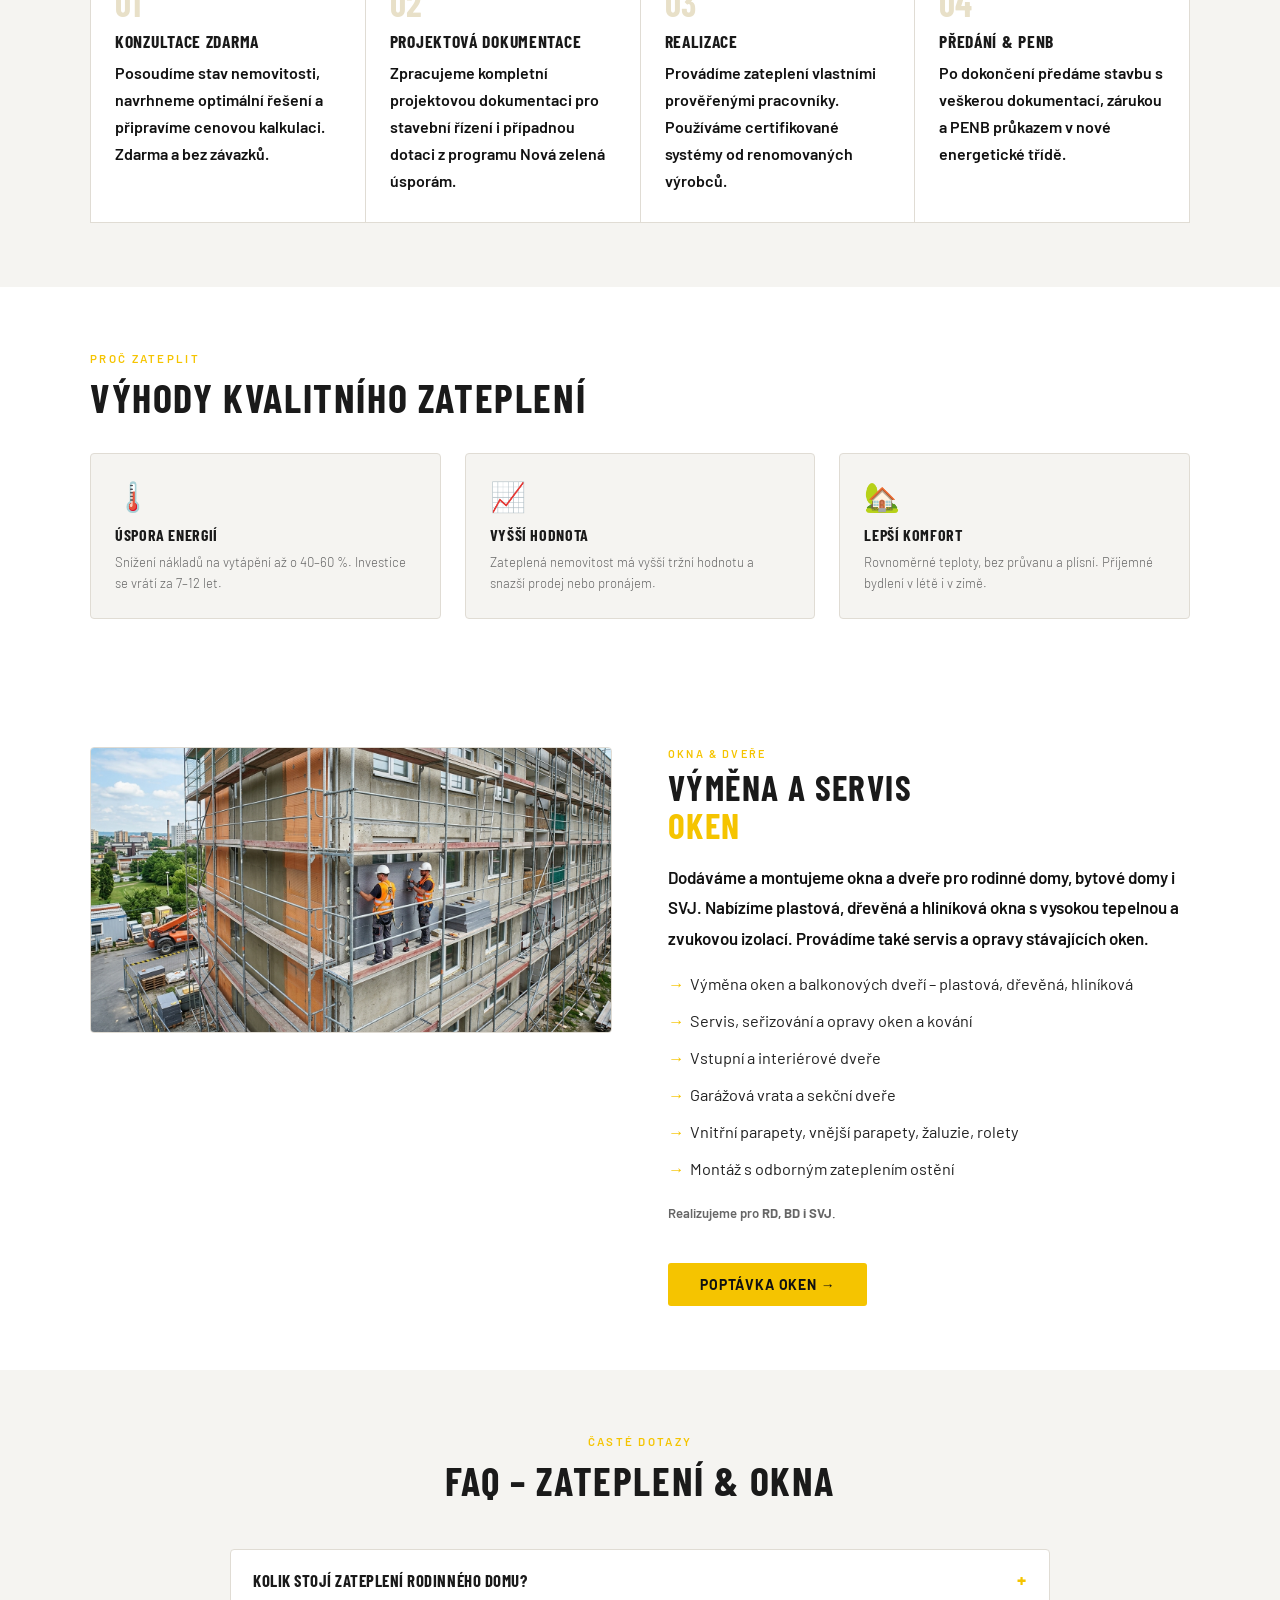
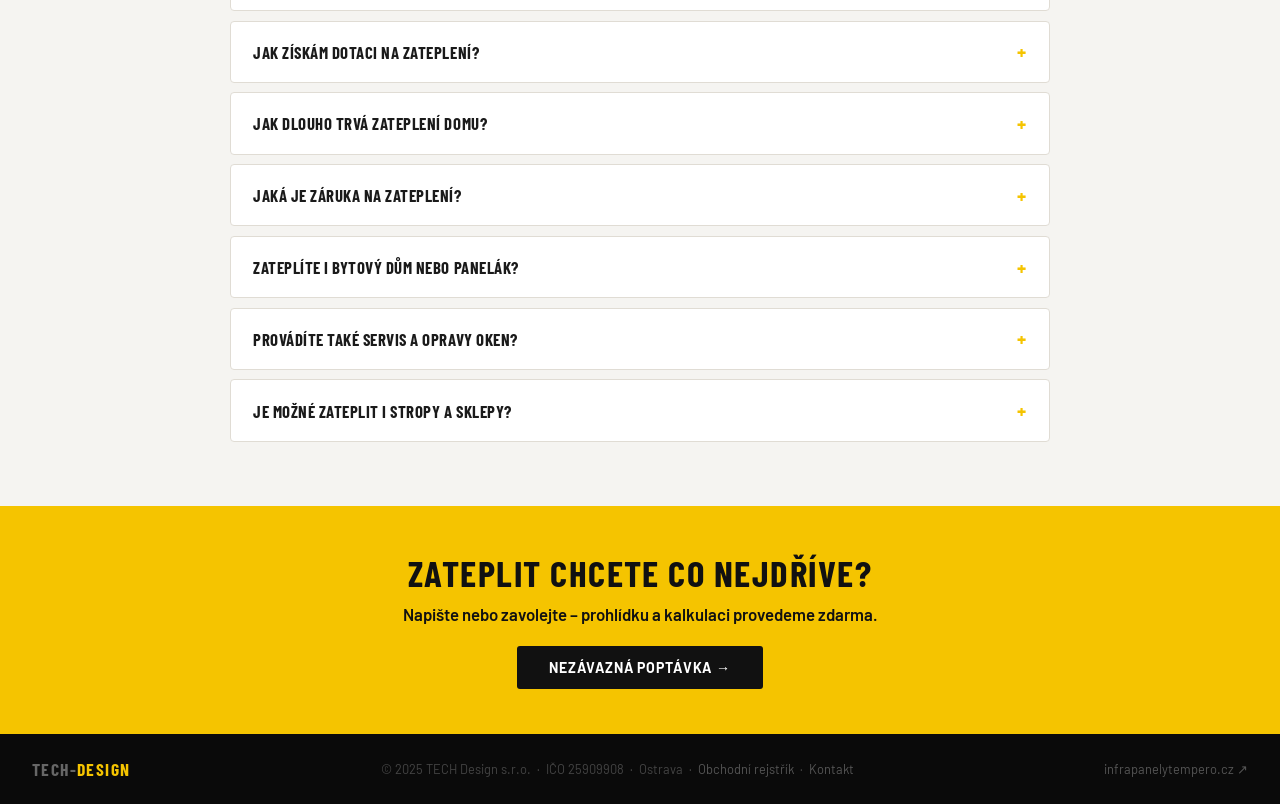
<file: zatepleni/index.html>
﻿<!DOCTYPE html>
<html lang="cs">
<head>
<meta charset="UTF-8">
<meta name="viewport" content="width=device-width, initial-scale=1.0">
<title>Zateplení fasád & rekonstrukce Ostrava | TECH Design s.r.o.</title>
<meta name="description" content="Zateplení fasád, střech a podlah v Ostravě. Rekonstrukce bytů, domů a firemních objektů. Výměna oken, koupelny, kuchyně, elektroinstalace. Dotace Nová zelená úsporám. Poptejte zdarma.">
<meta name="keywords" content="zateplení fasády Ostrava, zateplení domu Ostrava, rekonstrukce bytu Ostrava, zateplení panelového domu, výměna oken Ostrava, zateplení střechy, dotace zateplení 2025, Nová zelená úsporám Ostrava">
<meta name="robots" content="index, follow">
<meta property="og:title" content="Zateplení fasád & rekonstrukce Ostrava – TECH Design s.r.o.">
<meta property="og:description" content="Profesionální zateplení fasád, rekonstrukce bytů a domů v Ostravě. Pomůžeme s dotacemi. Poptejte zdarma.">
<meta property="og:type" content="website">
<meta property="og:url" content="https://tech-design-sro.vercel.app/zatepleni/">
<link rel="canonical" href="https://tech-design-sro.vercel.app/zatepleni/">
<link rel="stylesheet" href="/css/style.css">
<script type="application/ld+json">
{
  "@context": "https://schema.org",
  "@type": "Service",
  "name": "Zateplení fasád a rekonstrukce budov",
  "provider": {"@type": "LocalBusiness", "name": "TECH Design s.r.o.", "address": {"@type": "PostalAddress", "addressLocality": "Ostrava", "addressCountry": "CZ"}},
  "areaServed": "Ostrava a Moravskoslezský kraj",
  "description": "Zateplení fasád, střech a podlah. Rekonstrukce bytů, domů a firemních objektů v Ostravě.",
  "url": "https://tech-design-sro.vercel.app/zatepleni/"
}
</script>
</head>
<body>

<nav>
  <a href="/" class="logo">TECH-<span>Design</span></a>
  <ul class="nav-menu">
    <li><a href="/zatepleni/" class="act">Zateplení</a></li>
    <li><a href="/penb/">PENB průkaz</a></li>
    <li><a href="/energetika/">Energetika</a></li>
    <li><a href="/dokumentace/">Dokumentace</a></li>
    <li><a href="/reference/">Reference</a></li>
    <li><a href="/kontakt/">Kontakt</a></li>
  </ul>
  <div class="nav-r">
    <a href="mailto:info@tech-design.cz" class="nb-e">✉ Napište nám</a>
    <a href="/kontakt/" class="nb-c">📞 Poptávka</a>
  </div>
  <button class="hamburger" id="ham" aria-label="Otevřít menu" onclick="toggleMenu()">
    <span></span><span></span><span></span>
  </button>
</nav>
<div class="mobile-menu" id="mob">
  <a href="/zatepleni/">Zateplení</a>
  <a href="/penb/">PENB průkaz</a>
  <a href="/energetika/">Energetika</a>
  <a href="/dokumentace/">Dokumentace</a>
  <a href="/reference/">Reference</a>
  <a href="/kontakt/">Kontakt</a>
  <div class="mob-btns">
    <a href="mailto:info@tech-design.cz" class="mob-e">✉ E-mail</a>
    <a href="/kontakt/" class="mob-c">Poptávka</a>
  </div>
</div>

<div class="contact-bar">
  <div class="contact-bar-inner">
    <a href="mailto:info@tech-design.cz" class="cb-item">
      <span class="cb-icon">✉</span>
      <span>info@tech-design.cz</span>
    </a>
    <a href="tel:+420605248948" class="cb-item" style="margin-left:1.5rem">
      <span class="cb-icon">☎</span>
      <span>+420 605 248 948</span>
    </a>
    <a href="tel:+420603331280" class="cb-item">
      <span class="cb-icon">☎</span>
      <span>+420 603 331 280</span>
    </a>
  </div>
</div>

<section class="page-header">
  <img src="/images/zatepleni.png" alt="Zateplení fasády domu – Ostrava" class="hero-bg">
  <div class="hero-ov"></div>
  <div class="page-header-content">
    <h1>Zateplení fasád &<br><em>rekonstrukce</em></h1>
    <p>Profesionální zateplení domů, bytů a firemních objektů v Ostravě. Snižte náklady na vytápění až o 60 %.</p>
  </div>
</section>

<section class="content-section">
  <div class="content-inner">
    <div class="content-grid">
      <div class="content-text">
        <div class="st" style="font-size:0.68rem;letter-spacing:0.2em;color:var(--gold);text-transform:uppercase;font-weight:600;margin-bottom:0.5rem">Naše specializace</div>
        <h2>Zateplení, které<br><em>šetří peníze</em></h2>
        <p>Správně provedené zateplení je nejefektivnější investice do nemovitosti. Sníží náklady na vytápění, zvýší hodnotu domu a zlepší bydlení. Pracujeme s certifikovanými materiály a garantujeme kvalitu prací.</p>
        <p>S námi získáte kompletní servis – od projektové dokumentace přes vyřízení dotací až po samotnou realizaci a předání s PENB průkazem.</p>
        <h3 style="font-family:'Barlow Condensed',sans-serif;font-size:1.1rem;text-transform:uppercase;letter-spacing:0.04em;margin-bottom:0.7rem;margin-top:1rem">Co nabízíme:</h3>
        <ul>
          <li>Zateplení fasád – kontaktní zateplovací systém ETICS</li>
          <li>Zateplení střech, podkroví a půd</li>
          <li>Zateplení stropů a mezistropních konstrukcí</li>
          <li>Zateplení sklepů, suterénů a základových stěn</li>
          <li>Zateplení podlah</li>
          <li>Výměna a servis oken a dveří – plastová, dřevěná, hliníková</li>
          <li>Rekonstrukce koupelen a kuchyní</li>
          <li>SDK příčky, obklady, dlažby, omítky</li>
        </ul>
        <p style="font-size:0.82rem;color:#666;margin-top:0.7rem">Realizujeme pro <strong>RD, BD i SVJ</strong>.</p>
        <br>
        <a href="/kontakt/" class="btn-gold">Bezplatná konzultace →</a>
      </div>
      <div class="content-img">
        <img src="/images/zatepleni.png" alt="Zateplení fasády bytového domu Ostrava – TECH Design" loading="lazy">
      </div>
    </div>
  </div>
</section>

<section class="process-section" style="background:var(--off)">
  <div class="process-inner">
    <div class="sh">
      <div class="st">Jak pracujeme</div>
      <h2>Postup zateplení krok za krokem</h2>
      <p>Každý projekt vedeme systematicky, s jasnou komunikací a termíny.</p>
    </div>
    <div class="steps">
      <div class="step">
        <div class="step-num">01</div>
        <h3>Konzultace zdarma</h3>
        <p>Posoudíme stav nemovitosti, navrhneme optimální řešení a připravíme cenovou kalkulaci. Zdarma a bez závazků.</p>
      </div>
      <div class="step">
        <div class="step-num">02</div>
        <h3>Projektová dokumentace</h3>
        <p>Zpracujeme kompletní projektovou dokumentaci pro stavební řízení i případnou dotaci z programu Nová zelená úsporám.</p>
      </div>
      <div class="step">
        <div class="step-num">03</div>
        <h3>Realizace</h3>
        <p>Provádíme zateplení vlastními prověřenými pracovníky. Používáme certifikované systémy od renomovaných výrobců.</p>
      </div>
      <div class="step">
        <div class="step-num">04</div>
        <h3>Předání & PENB</h3>
        <p>Po dokončení předáme stavbu s veškerou dokumentací, zárukou a PENB průkazem v nové energetické třídě.</p>
      </div>
    </div>
  </div>
</section>

<section class="content-section">
  <div class="content-inner">
    <div class="sh2">
      <div class="st">Proč zateplit</div>
      <h2>Výhody kvalitního zateplení</h2>
    </div>
    <div style="display:grid;grid-template-columns:repeat(3,1fr);gap:1.5rem;margin-top:1.5rem">
      <div style="background:var(--off);border-radius:4px;padding:1.5rem;border:1px solid #e0dcd4">
        <div style="font-size:1.8rem;margin-bottom:0.7rem">🌡️</div>
        <h3 style="font-family:'Barlow Condensed',sans-serif;font-size:1rem;font-weight:700;text-transform:uppercase;letter-spacing:0.04em;margin-bottom:0.5rem">Úspora energií</h3>
        <p style="font-size:0.82rem;color:#666;line-height:1.6;font-weight:300">Snížení nákladů na vytápění až o 40–60 %. Investice se vrátí za 7–12 let.</p>
      </div>
      <div style="background:var(--off);border-radius:4px;padding:1.5rem;border:1px solid #e0dcd4">
        <div style="font-size:1.8rem;margin-bottom:0.7rem">📈</div>
        <h3 style="font-family:'Barlow Condensed',sans-serif;font-size:1rem;font-weight:700;text-transform:uppercase;letter-spacing:0.04em;margin-bottom:0.5rem">Vyšší hodnota</h3>
        <p style="font-size:0.82rem;color:#666;line-height:1.6;font-weight:300">Zateplená nemovitost má vyšší tržní hodnotu a snazší prodej nebo pronájem.</p>
      </div>
      <div style="background:var(--off);border-radius:4px;padding:1.5rem;border:1px solid #e0dcd4">
        <div style="font-size:1.8rem;margin-bottom:0.7rem">🏡</div>
        <h3 style="font-family:'Barlow Condensed',sans-serif;font-size:1rem;font-weight:700;text-transform:uppercase;letter-spacing:0.04em;margin-bottom:0.5rem">Lepší komfort</h3>
        <p style="font-size:0.82rem;color:#666;line-height:1.6;font-weight:300">Rovnoměrné teploty, bez průvanu a plísní. Příjemné bydlení v létě i v zimě.</p>
      </div>
    </div>
  </div>
</section>

<section class="content-section">
  <div class="content-inner">
    <div class="content-grid">
      <div class="content-img">
        <img src="/images/zatepleni.png" alt="Výměna a servis oken Ostrava – plastová, dřevěná, hliníková okna" loading="lazy">
      </div>
      <div class="content-text">
        <div class="st" style="font-size:0.68rem;letter-spacing:0.2em;color:var(--gold);text-transform:uppercase;font-weight:600;margin-bottom:0.5rem">Okna & dveře</div>
        <h2>Výměna a servis<br><em>oken</em></h2>
        <p>Dodáváme a montujeme okna a dveře pro rodinné domy, bytové domy i SVJ. Nabízíme plastová, dřevěná a hliníková okna s vysokou tepelnou a zvukovou izolací. Provádíme také servis a opravy stávajících oken.</p>
        <ul>
          <li>Výměna oken a balkonových dveří – plastová, dřevěná, hliníková</li>
          <li>Servis, seřizování a opravy oken a kování</li>
          <li>Vstupní a interiérové dveře</li>
          <li>Garážová vrata a sekční dveře</li>
          <li>Vnitřní parapety, vnější parapety, žaluzie, rolety</li>
          <li>Montáž s odborným zateplením ostění</li>
        </ul>
        <p style="font-size:0.82rem;color:#666;margin-top:0.7rem">Realizujeme pro <strong>RD, BD i SVJ</strong>.</p>
        <br>
        <a href="/kontakt/" class="btn-gold">Poptávka oken →</a>
      </div>
    </div>
  </div>
</section>

<section class="faq-section">
  <div class="faq-inner">
    <div class="sh">
      <div class="st">Časté dotazy</div>
      <h2>FAQ – Zateplení & okna</h2>
    </div>
    <div class="faq-list">
      <div class="faq-item">
        <div class="faq-q">Kolik stojí zateplení rodinného domu?</div>
        <div class="faq-a"><p>Cena závisí na velikosti plochy, tloušťce izolantu a zvoleném systému. Orientačně se pohybuje od 800 do 1 500 Kč/m². Přesnou kalkulaci zpracujeme po prohlídce zdarma.</p></div>
      </div>
      <div class="faq-item">
        <div class="faq-q">Jak získám dotaci na zateplení?</div>
        <div class="faq-a"><p>Program Nová zelená úsporám nabízí dotaci až 50 % uznatelných nákladů. Podmínkou je projektová dokumentace a realizace přes oprávněnou firmu. Celým procesem vás provedeme.</p></div>
      </div>
      <div class="faq-item">
        <div class="faq-q">Jak dlouho trvá zateplení domu?</div>
        <div class="faq-a"><p>Rodinný dům standardně 2–4 týdny, bytový dům 6–12 týdnů. Záleží na rozsahu prací, velikosti objektu a počasí.</p></div>
      </div>
      <div class="faq-item">
        <div class="faq-q">Jaká je záruka na zateplení?</div>
        <div class="faq-a"><p>Na provedené práce poskytujeme záruku dle zákona. Certifikované zateplovací systémy ETICS mají životnost 25–40 let při správné údržbě.</p></div>
      </div>
      <div class="faq-item">
        <div class="faq-q">Zateplíte i bytový dům nebo panelák?</div>
        <div class="faq-a"><p>Ano, specializujeme se na zateplení všech typů budov – rodinné domy, bytové domy, paneláky, administrativní budovy i průmyslové haly v Ostravě a okolí.</p></div>
      </div>
      <div class="faq-item">
        <div class="faq-q">Provádíte také servis a opravy oken?</div>
        <div class="faq-a"><p>Ano, kromě výměny oken zajišťujeme i jejich servis – seřizování kování, výměna těsnění, opravy poškozených rámů a zámků. Servis provádíme pro všechny typy oken (plastová, dřevěná, hliníková) u RD, BD i SVJ.</p></div>
      </div>
      <div class="faq-item">
        <div class="faq-q">Je možné zateplit i stropy a sklepy?</div>
        <div class="faq-a"><p>Ano, zateplení stropů, sklepů a suterénních stěn je důležitou součástí komplexního zateplení budovy. Správně provedená izolace těchto konstrukcí výrazně snižuje tepelné ztráty a zabraňuje vzniku vlhkosti a plísní.</p></div>
      </div>
    </div>
  </div>
</section>

<div class="cta-banner">
  <h2>Zateplit chcete co nejdříve?</h2>
  <p>Napište nebo zavolejte – prohlídku a kalkulaci provedeme zdarma.</p>
  <a href="/kontakt/" class="btn-black">Nezávazná poptávka →</a>
</div>

<footer>
  <div class="fl-logo">TECH-<span>Design</span></div>
  <div class="fl">
    © 2025 TECH Design s.r.o. &nbsp;·&nbsp; IČO 25909908 &nbsp;·&nbsp; Ostrava &nbsp;·&nbsp;
    <a href="https://or.justice.cz" target="_blank" rel="noopener">Obchodní rejstřík</a>
    &nbsp;·&nbsp; <a href="/kontakt/">Kontakt</a>
  </div>
  <div class="fl"><a href="https://www.infrapanelytempero.cz" target="_blank" rel="noopener">infrapanelytempero.cz ↗</a></div>
</footer>

<script src="/js/main.js"></script>
</body>
</html>
</file>
<file: css/style.css>
@import url('https://fonts.googleapis.com/css2?family=Barlow:wght@300;400;500;600;700&family=Barlow+Condensed:wght@600;700&display=swap');

*{margin:0;padding:0;box-sizing:border-box}
body{font-family:'Barlow',sans-serif;background:#f5f4f1;color:#1a1a1a;font-size:17px}
:root{--gold:#F5C400;--black:#111;--white:#fff;--off:#f5f4f1}

/* ── NAV ── */
nav{background:var(--black);padding:0 2rem;display:flex;align-items:center;justify-content:space-between;height:62px;position:sticky;top:0;z-index:100}
.logo{font-family:'Barlow Condensed',sans-serif;font-size:1.5rem;font-weight:700;color:var(--white);letter-spacing:0.08em;text-transform:uppercase;text-decoration:none;display:inline-block;line-height:62px}
.logo span{color:var(--gold)}
.nav-menu{display:flex;list-style:none}
.nav-menu li a{display:block;padding:0 1rem;font-size:0.83rem;color:#fff;font-weight:600;text-decoration:none;line-height:62px;letter-spacing:0.05em;text-transform:uppercase;transition:color .15s;border-bottom:2px solid transparent}
.nav-menu li a:hover,.nav-menu li a.act{color:var(--gold);border-bottom-color:var(--gold)}
.nav-r{display:flex;gap:0.6rem;align-items:center}
.nb-e{font-size:0.82rem;color:var(--gold);font-weight:700;text-decoration:none;border:1px solid var(--gold);padding:0.38rem 1rem;border-radius:3px;transition:border-color .15s,background .15s}
.nb-e:hover{border-color:var(--gold)}
.nb-c{font-size:0.82rem;color:var(--black);background:var(--gold);padding:0.38rem 1rem;border-radius:3px;border:none;cursor:pointer;font-family:'Barlow',sans-serif;font-weight:700;text-transform:uppercase;letter-spacing:0.04em;transition:background .15s;text-decoration:none;display:inline-block}
.nb-c:hover{background:#e0b300}

/* ── CONTACT BAR ── */
.contact-bar{background:#111;border-bottom:2px solid var(--gold);position:sticky;top:62px;z-index:99}
.contact-bar-inner{max-width:1100px;margin:0 auto;padding:0 2rem;display:flex;justify-content:space-between;align-items:center;height:72px}
.cb-item{display:flex;align-items:center;gap:0.75rem;color:var(--gold);text-decoration:none;font-size:1.875rem;font-weight:700;letter-spacing:0.02em;transition:opacity .15s}
.cb-item:hover{opacity:0.75}
.cb-icon{font-size:2rem;line-height:1}

/* ── HAMBURGER ── */
.hamburger{display:none;flex-direction:column;gap:5px;cursor:pointer;padding:8px;background:none;border:none}
.hamburger span{display:block;width:22px;height:2px;background:#ccc;transition:all .3s}
.hamburger.open span:nth-child(1){transform:rotate(45deg) translate(5px,5px)}
.hamburger.open span:nth-child(2){opacity:0}
.hamburger.open span:nth-child(3){transform:rotate(-45deg) translate(5px,-5px)}
.mobile-menu{display:none;background:#1a1a1a;border-top:1px solid #2a2a2a}
.mobile-menu.open{display:block}
.mobile-menu a{display:block;padding:0.95rem 2rem;font-size:0.9rem;color:#aaa;text-decoration:none;letter-spacing:0.05em;text-transform:uppercase;border-bottom:1px solid #222}
.mobile-menu a:hover{color:var(--gold)}
.mob-btns{padding:1rem 2rem 1.2rem;display:flex;gap:0.6rem}
.mob-e{font-size:0.85rem;color:var(--gold);border:1px solid #333;padding:0.5rem 1.1rem;border-radius:3px;text-decoration:none;text-transform:uppercase}
.mob-c{font-size:0.85rem;color:var(--black);background:var(--gold);border:none;padding:0.5rem 1.1rem;border-radius:3px;font-family:'Barlow',sans-serif;font-weight:700;text-transform:uppercase;cursor:pointer;text-decoration:none;display:inline-block}

/* ── HERO (homepage) ── */
.hero{position:relative;min-height:600px;display:flex;align-items:center;justify-content:center;overflow:hidden;background:#1a1a1a}
.hero-bg{position:absolute;inset:0;width:100%;height:100%;object-fit:cover;object-position:center 30%;opacity:0.75}
.hero-ov{position:absolute;inset:0;background:rgba(0,0,0,0.38)}
.hero-content{position:relative;z-index:2;padding:4rem 2rem;width:100%;max-width:780px;text-align:center}
.hero-badge{display:inline-block;background:var(--gold);color:var(--black);font-size:0.73rem;font-weight:700;padding:0.28rem 1rem;letter-spacing:0.14em;text-transform:uppercase;margin-bottom:1.3rem;border-radius:2px}
.hero h1{font-family:'Barlow Condensed',sans-serif;font-size:4.2rem;font-weight:700;color:var(--white);line-height:1.02;letter-spacing:0.02em;text-transform:uppercase;margin-bottom:1.1rem}
.hero h1 em{font-style:normal;color:var(--gold)}
.hero p{font-size:1.08rem;color:#f5f5f5;line-height:1.72;font-weight:700;max-width:580px;margin:0 auto 2rem;text-shadow:0 1px 4px rgba(0,0,0,0.6)}
.hero-btns{display:flex;gap:0.8rem;flex-wrap:wrap;justify-content:center}

/* ── PAGE HEADER (inner pages) ── */
.page-header{position:relative;min-height:300px;display:flex;align-items:center;justify-content:center;overflow:hidden;background:#1a1a1a}
.page-header .hero-bg{opacity:0.70}
.page-header .hero-ov{background:rgba(0,0,0,0.42)}
.page-header-content{position:relative;z-index:2;padding:3rem 2rem;width:100%;max-width:820px;text-align:center}
.page-header h1{font-family:'Barlow Condensed',sans-serif;font-size:3.1rem;font-weight:700;color:var(--white);line-height:1.04;letter-spacing:0.02em;text-transform:uppercase;margin-bottom:0.8rem}
.page-header h1 em{font-style:normal;color:var(--gold)}
.page-header p{font-size:1rem;color:#fff;line-height:1.68;font-weight:400;max-width:580px;margin:0 auto;text-shadow:0 1px 4px rgba(0,0,0,0.5)}
.breadcrumb{font-size:0.75rem;color:#888;letter-spacing:0.06em;text-transform:uppercase;margin-bottom:0.9rem;justify-content:center;display:flex;gap:0.3rem}
.breadcrumb a{color:#555;text-decoration:none}
.breadcrumb a:hover{color:var(--gold)}
.breadcrumb span{color:#444}

/* ── BUTTONS ── */
.btn-gold{background:var(--gold);color:var(--black);border:none;padding:0.8rem 2rem;font-size:0.87rem;font-weight:700;cursor:pointer;font-family:'Barlow',sans-serif;letter-spacing:0.06em;text-transform:uppercase;border-radius:3px;transition:background .15s;text-decoration:none;display:inline-block}
.btn-gold:hover{background:#e0b300}
.btn-ghost{background:transparent;color:var(--white);border:1px solid #666;padding:0.8rem 2rem;font-size:0.87rem;cursor:pointer;font-family:'Barlow',sans-serif;letter-spacing:0.04em;text-transform:uppercase;border-radius:3px;transition:border-color .15s,color .15s;text-decoration:none;display:inline-block}
.btn-ghost:hover{border-color:var(--gold);color:var(--gold)}
.btn-more{display:inline-block;font-size:0.77rem;color:#333;border:1px solid #ccc;padding:0.33rem 0.9rem;border-radius:3px;cursor:pointer;font-family:'Barlow',sans-serif;font-weight:600;letter-spacing:0.06em;text-transform:uppercase;background:transparent;text-decoration:none;transition:border-color .15s,color .15s;align-self:flex-start}
.btn-more:hover{border-color:var(--gold);color:#8a6e00}

/* ── SERVICES GRID (homepage) ── */
.srv-section{background:var(--white);padding:4rem 2rem}
.sh{text-align:center;margin-bottom:2.8rem}
.sh .st{font-size:0.72rem;letter-spacing:0.2em;color:var(--gold);text-transform:uppercase;font-weight:600;margin-bottom:0.5rem}
.sh h2{font-family:'Barlow Condensed',sans-serif;font-size:2.5rem;font-weight:700;letter-spacing:0.04em;text-transform:uppercase}
.sh p{font-size:1.05rem;color:#111;margin-top:0.7rem;max-width:580px;margin-left:auto;margin-right:auto;line-height:1.68;font-weight:600}
.srv-grid{display:grid;grid-template-columns:repeat(2,1fr);gap:2px;background:#e0dcd4;max-width:1100px;margin:0 auto;border:1px solid #e0dcd4}
.srv-card{background:var(--white);display:flex;flex-direction:row;transition:background .2s;text-decoration:none;color:inherit}
.srv-card:hover{background:#FFFBEE}
.srv-img{width:200px;flex-shrink:0;overflow:hidden;background:#e8e4dc}
.srv-img img{width:100%;height:100%;object-fit:cover;display:block;transition:transform .45s}
.srv-card:hover .srv-img img{transform:scale(1.05)}
.srv-body{padding:1.8rem 2rem 2rem;flex:1;display:flex;flex-direction:column;justify-content:center}
.srv-num{font-family:'Barlow Condensed',sans-serif;font-size:2rem;font-weight:700;color:#e8e0c8;line-height:1;margin-bottom:0.4rem}
.srv-body h3{font-family:'Barlow Condensed',sans-serif;font-size:1.35rem;font-weight:700;letter-spacing:0.04em;text-transform:uppercase;margin-bottom:0.7rem;line-height:1.2}
.srv-body p{font-size:1.05rem;color:#111;line-height:1.7;font-weight:600;flex:1;margin-bottom:1.2rem}

/* ── PENB STRIP ── */
.penb-strip{background:#FFFBEE;border-top:3px solid var(--gold);border-bottom:1px solid #f0e8a0;padding:1.8rem 2rem}
.penb-inner{max-width:1100px;margin:0 auto;display:flex;align-items:center;justify-content:space-between;gap:1.5rem;flex-wrap:wrap}
.penb-left{display:flex;align-items:center;gap:1rem}
.penb-icon{width:52px;height:52px;background:var(--gold);border-radius:4px;display:flex;align-items:center;justify-content:center;flex-shrink:0;font-size:1.7rem}
.penb-left h3{font-family:'Barlow Condensed',sans-serif;font-size:1.12rem;font-weight:700;text-transform:uppercase;letter-spacing:0.04em;margin-bottom:0.25rem}
.penb-left p{font-size:0.98rem;color:#111;font-weight:600;line-height:1.55}
.penb-btn{background:var(--gold);color:var(--black);border:none;padding:0.7rem 1.6rem;border-radius:3px;font-size:0.85rem;font-weight:700;cursor:pointer;font-family:'Barlow',sans-serif;letter-spacing:0.06em;text-transform:uppercase;white-space:nowrap;transition:background .15s;text-decoration:none;display:inline-block}
.penb-btn:hover{background:#e0b300}

/* ── SECTION HEADER ── */
.sh2{margin-bottom:2rem}
.sh2 .st{font-size:0.72rem;letter-spacing:0.2em;color:var(--gold);text-transform:uppercase;font-weight:600;margin-bottom:0.5rem}
.sh2 h2{font-family:'Barlow Condensed',sans-serif;font-size:2.5rem;font-weight:700;letter-spacing:0.04em;text-transform:uppercase}
.sh2 p{font-size:1.05rem;color:#111;margin-top:0.6rem;max-width:620px;line-height:1.68;font-weight:600}

/* ── REFERENCE SECTION ── */
.ref-section{background:var(--off);padding:4rem 2rem}
.ref-inner{max-width:1100px;margin:0 auto}
.ref-layout{display:grid;grid-template-columns:1fr 1fr;gap:1.5rem;align-items:start}
.ref-text-card{background:var(--white);border:1px solid #e0dcd4;border-radius:4px;padding:2rem}
.ref-text-card h3{font-family:'Barlow Condensed',sans-serif;font-size:1.2rem;font-weight:700;text-transform:uppercase;letter-spacing:0.04em;margin-bottom:0.9rem}
.ref-text-card p{font-size:1.02rem;color:#111;line-height:1.78;font-weight:600}
.ref-tags{display:flex;flex-wrap:wrap;gap:0.4rem;margin-top:1.2rem}
.ref-tag{font-size:0.73rem;background:#f5f0e0;color:#8a6e00;padding:4px 12px;border-radius:2px;font-weight:500}
.ref-right{display:flex;flex-direction:column;gap:0.9rem}
.ref-photo-box{border-radius:4px;overflow:hidden;height:240px;border:1px solid #e0dcd4}
.ref-photo-box img{width:100%;height:100%;object-fit:cover;display:block}
.btn-ref{font-size:0.78rem;color:#333;border:1px solid #ccc;padding:0.4rem 1rem;border-radius:3px;cursor:pointer;font-family:'Barlow',sans-serif;font-weight:600;letter-spacing:0.06em;text-transform:uppercase;background:transparent;transition:border-color .15s,color .15s;text-decoration:none;display:inline-block}
.btn-ref:hover{border-color:var(--gold);color:#8a6e00}
.ref-grid{display:grid;grid-template-columns:repeat(3,1fr);gap:1.5rem;margin-top:2rem}
.ref-card{background:var(--white);border:1px solid #e0dcd4;border-radius:4px;overflow:hidden}
.ref-card-img{height:190px;overflow:hidden}
.ref-card-img img{width:100%;height:100%;object-fit:cover;display:block;transition:transform .45s}
.ref-card:hover .ref-card-img img{transform:scale(1.05)}
.ref-card-body{padding:1.3rem}
.ref-card-body h3{font-family:'Barlow Condensed',sans-serif;font-size:1.4rem;font-weight:700;text-transform:uppercase;letter-spacing:0.04em;margin-bottom:0.7rem}
.ref-card-body p{font-size:0.98rem;color:#111;line-height:1.65;font-weight:600}

/* ── NEWS SECTION ── */
.news-section{background:var(--white);padding:4rem 2rem}
.news-inner{max-width:1100px;margin:0 auto}
.news-grid{display:grid;grid-template-columns:repeat(3,1fr);gap:1px;background:#e0dcd4;border:1px solid #e0dcd4;margin-top:2rem}
.n-card{background:var(--white);overflow:hidden;transition:background .2s}
.n-card:hover{background:#FFFBEE}
.n-card-img{height:200px;overflow:hidden}
.n-card-img img{width:100%;height:100%;object-fit:cover;display:block;transition:transform .45s}
.n-card:hover .n-card-img img{transform:scale(1.05)}
.n-body{padding:1.6rem 1.7rem 1.8rem}
.n-date{font-size:0.77rem;color:var(--gold);font-weight:600;letter-spacing:0.1em;text-transform:uppercase;margin-bottom:0.5rem}
.n-card h4{font-family:'Barlow Condensed',sans-serif;font-size:1.3rem;font-weight:700;text-transform:uppercase;letter-spacing:0.03em;line-height:1.3;margin-bottom:0.6rem}
.n-card p{font-size:1.03rem;color:#111;line-height:1.68;font-weight:600}

/* ── STATS BAR ── */
.stats-bar{background:var(--black);padding:2.2rem 2rem}
.stats-inner{max-width:1100px;margin:0 auto;display:grid;grid-template-columns:repeat(4,1fr);gap:1rem;text-align:center}
.stat-item{}
.stat-num{font-family:'Barlow Condensed',sans-serif;font-size:2.7rem;font-weight:700;color:var(--gold);line-height:1}
.stat-label{font-size:0.78rem;color:#fff;letter-spacing:0.1em;text-transform:uppercase;margin-top:0.35rem}

/* ── CONTENT SECTION (inner pages) ── */
.content-section{background:var(--white);padding:4rem 2rem}
.content-inner{max-width:1100px;margin:0 auto}
.content-grid{display:grid;grid-template-columns:1fr 1fr;gap:3.5rem;align-items:start}
.content-text h2{font-family:'Barlow Condensed',sans-serif;font-size:2.2rem;font-weight:700;text-transform:uppercase;letter-spacing:0.04em;margin-bottom:1.1rem;line-height:1.08}
.content-text h2 em{font-style:normal;color:var(--gold)}
.content-text p{font-size:1.06rem;color:#111;line-height:1.8;font-weight:600;margin-bottom:1.1rem}
.content-text ul{list-style:none;display:flex;flex-direction:column;gap:0.7rem;margin-bottom:1.3rem}
.content-text ul li{font-size:1.02rem;color:#222;padding-left:1.4rem;position:relative;line-height:1.58;font-weight:400}
.content-text ul li::before{content:'→';position:absolute;left:0;color:var(--gold);font-weight:700}
.content-img{border-radius:4px;overflow:hidden;border:1px solid #e0dcd4}
.content-img img{width:100%;display:block;object-fit:cover;max-height:440px}

/* ── FAQ ── */
.faq-section{background:var(--off);padding:4rem 2rem}
.faq-inner{max-width:820px;margin:0 auto}
.faq-list{display:flex;flex-direction:column;gap:0.6rem;margin-top:2rem}
.faq-item{background:var(--white);border:1px solid #e0dcd4;border-radius:4px;overflow:hidden}
.faq-q{padding:1.1rem 1.4rem;font-family:'Barlow Condensed',sans-serif;font-size:1.05rem;font-weight:700;text-transform:uppercase;letter-spacing:0.03em;cursor:pointer;display:flex;justify-content:space-between;align-items:center;gap:1rem}
.faq-q::after{content:'+';color:var(--gold);font-size:1.3rem;flex-shrink:0;transition:transform .2s}
.faq-item.open .faq-q::after{transform:rotate(45deg)}
.faq-a{padding:0 1.4rem;max-height:0;overflow:hidden;transition:max-height .3s ease,padding .3s}
.faq-item.open .faq-a{max-height:300px;padding:0 1.4rem 1.1rem}
.faq-a p{font-size:1.03rem;color:#111;line-height:1.78;font-weight:600}

/* ── PROCESS STEPS ── */
.process-section{background:var(--white);padding:4rem 2rem}
.process-inner{max-width:1100px;margin:0 auto}
.steps{display:grid;grid-template-columns:repeat(4,1fr);gap:1px;background:#e0dcd4;border:1px solid #e0dcd4;margin-top:2.2rem}
.step{background:var(--white);padding:1.7rem 1.5rem}
.step-num{font-family:'Barlow Condensed',sans-serif;font-size:2.2rem;font-weight:700;color:#e8e0c8;line-height:1;margin-bottom:0.55rem}
.step h3{font-family:'Barlow Condensed',sans-serif;font-size:1.1rem;font-weight:700;text-transform:uppercase;letter-spacing:0.04em;margin-bottom:0.55rem}
.step p{font-size:1rem;color:#111;line-height:1.68;font-weight:600}

/* ── CONTACT SECTION ── */
.contact-dark{background:var(--black);padding:4rem 2rem}
.contact-dark .st{font-size:0.72rem;letter-spacing:0.2em;color:var(--gold);text-transform:uppercase;font-weight:600;margin-bottom:0.5rem;text-align:center}
.contact-dark h2{font-family:'Barlow Condensed',sans-serif;font-size:2.6rem;font-weight:700;color:var(--white);text-transform:uppercase;letter-spacing:0.04em;margin-bottom:0.7rem;text-align:center}
.contact-dark .sub{font-size:0.95rem;color:#fff;margin-bottom:1.9rem;font-weight:600;text-align:center}
.contact-grid{display:grid;grid-template-columns:1fr 1fr;gap:2rem;max-width:920px;margin:0 auto}
.contact-box{padding:1.6rem;background:#1a1a1a;border:1px solid #2a2a2a;border-radius:4px}
.contact-box-title{font-family:'Barlow Condensed',sans-serif;font-size:1.15rem;font-weight:700;text-transform:uppercase;letter-spacing:0.04em;color:#fff;margin-bottom:1.3rem}
.contact-info-list{display:flex;flex-direction:column;gap:1rem}
.ci-label{font-size:0.73rem;letter-spacing:0.15em;color:var(--gold);text-transform:uppercase;margin-bottom:0.27rem}
.ci-val{font-size:0.93rem;color:#fff;font-weight:600}
.ci-val a{color:var(--gold);text-decoration:none}
.ci-val a:hover{text-decoration:underline}
.cf-form{display:flex;flex-direction:column;gap:0.8rem}
.cf-form input,.cf-form select,.cf-form textarea{background:#2a2a2a;border:1px solid #555;color:#fff;padding:0.7rem 1rem;border-radius:3px;font-family:'Barlow',sans-serif;font-size:0.9rem;font-weight:500;outline:none;transition:border-color .15s;width:100%}
.cf-form input::placeholder,.cf-form textarea::placeholder{color:#aaa}
.cf-form select{color:#ddd}
.cf-form input:focus,.cf-form select:focus,.cf-form textarea:focus{border-color:var(--gold)}
.cf-form textarea{resize:vertical}
.captcha-row{background:#2a2a2a;border:1px solid #555;border-radius:3px;padding:0.65rem 1rem;display:flex;align-items:center;gap:0.75rem}
.captcha-row span{font-size:0.87rem;color:#ddd;font-weight:500}
.captcha-row input{width:70px!important;padding:0.4rem 0.6rem!important}
.cf-submit{background:var(--gold);color:#111;border:none;padding:0.8rem;border-radius:3px;font-family:'Barlow',sans-serif;font-size:0.9rem;font-weight:700;letter-spacing:0.06em;text-transform:uppercase;cursor:pointer;transition:background .15s;width:100%}
.cf-submit:hover{background:#e0b300}
.cf-result{font-size:0.83rem;text-align:center;min-height:1.2rem}
.antispam{font-size:0.77rem;color:#444;margin-top:1.5rem;text-align:center}

/* ── CTA BANNER ── */
.cta-banner{background:var(--gold);padding:2.8rem 2rem;text-align:center}
.cta-banner h2{font-family:'Barlow Condensed',sans-serif;font-size:2.3rem;font-weight:700;text-transform:uppercase;letter-spacing:0.04em;color:var(--black);margin-bottom:0.6rem}
.cta-banner p{font-size:1.05rem;color:#111;margin-bottom:1.4rem;font-weight:600}
.btn-black{background:var(--black);color:var(--white);border:none;padding:0.8rem 2rem;font-size:0.88rem;font-weight:700;cursor:pointer;font-family:'Barlow',sans-serif;letter-spacing:0.06em;text-transform:uppercase;border-radius:3px;transition:background .15s;text-decoration:none;display:inline-block}
.btn-black:hover{background:#222}

/* ── FOOTER ── */
footer{background:#0a0a0a;padding:1.5rem 2rem;display:flex;justify-content:space-between;align-items:center;flex-wrap:wrap;gap:0.6rem}
.fl{font-size:0.8rem;color:#444}
.fl a{color:#555;text-decoration:none;transition:color .15s}
.fl a:hover{color:var(--gold)}
.fl-logo{font-family:'Barlow Condensed',sans-serif;font-weight:700;color:#666;font-size:1.1rem;letter-spacing:0.08em;text-transform:uppercase}
.fl-logo span{color:var(--gold)}

/* ── RESPONSIVE ── */
@media(max-width:900px){
  .contact-bar-inner{height:auto;padding:0.55rem 1.5rem;flex-wrap:wrap;gap:0.4rem 2rem}
  .cb-item{font-size:1.1rem}
  .cb-item[style]{margin-left:0!important}
  .cb-icon{font-size:1.2rem}
  .srv-grid{grid-template-columns:1fr}
  .srv-card{flex-direction:row}
  .srv-img{width:160px}
  .ref-layout{grid-template-columns:1fr}
  .ref-grid{grid-template-columns:1fr 1fr}
  .news-grid{grid-template-columns:1fr 1fr}
  .steps{grid-template-columns:repeat(2,1fr)}
  .stats-inner{grid-template-columns:repeat(2,1fr)}
  .hero h1{font-size:3.2rem}
  .page-header h1{font-size:2.6rem}
  .contact-grid{grid-template-columns:1fr}
  .content-grid{grid-template-columns:1fr;gap:2rem}
  .hero-content{padding:3rem 3rem}
  .page-header-content{padding:2.5rem 3rem}
}
@media(max-width:640px){
  .contact-bar-inner{padding:0.5rem 1rem;gap:0.35rem 1rem}
  .cb-item{font-size:0.85rem;gap:0.35rem}
  .cb-icon{font-size:0.95rem}
  .nav-menu,.nav-r{display:none}
  .hamburger{display:flex}
  .srv-grid{grid-template-columns:1fr}
  .srv-card{flex-direction:column}
  .srv-img{width:100%;height:200px}
  .ref-grid{grid-template-columns:1fr}
  .news-grid{grid-template-columns:1fr}
  .steps{grid-template-columns:1fr}
  .stats-inner{grid-template-columns:repeat(2,1fr)}
  .hero{min-height:460px}
  .hero-content,.page-header-content{padding:2.5rem 1.5rem}
  .hero h1{font-size:2.6rem}
  .page-header h1{font-size:2.2rem}
  nav{padding:0 1rem}
  .contact-grid{grid-template-columns:1fr}
  footer{flex-direction:column;text-align:center}
}
</file>
